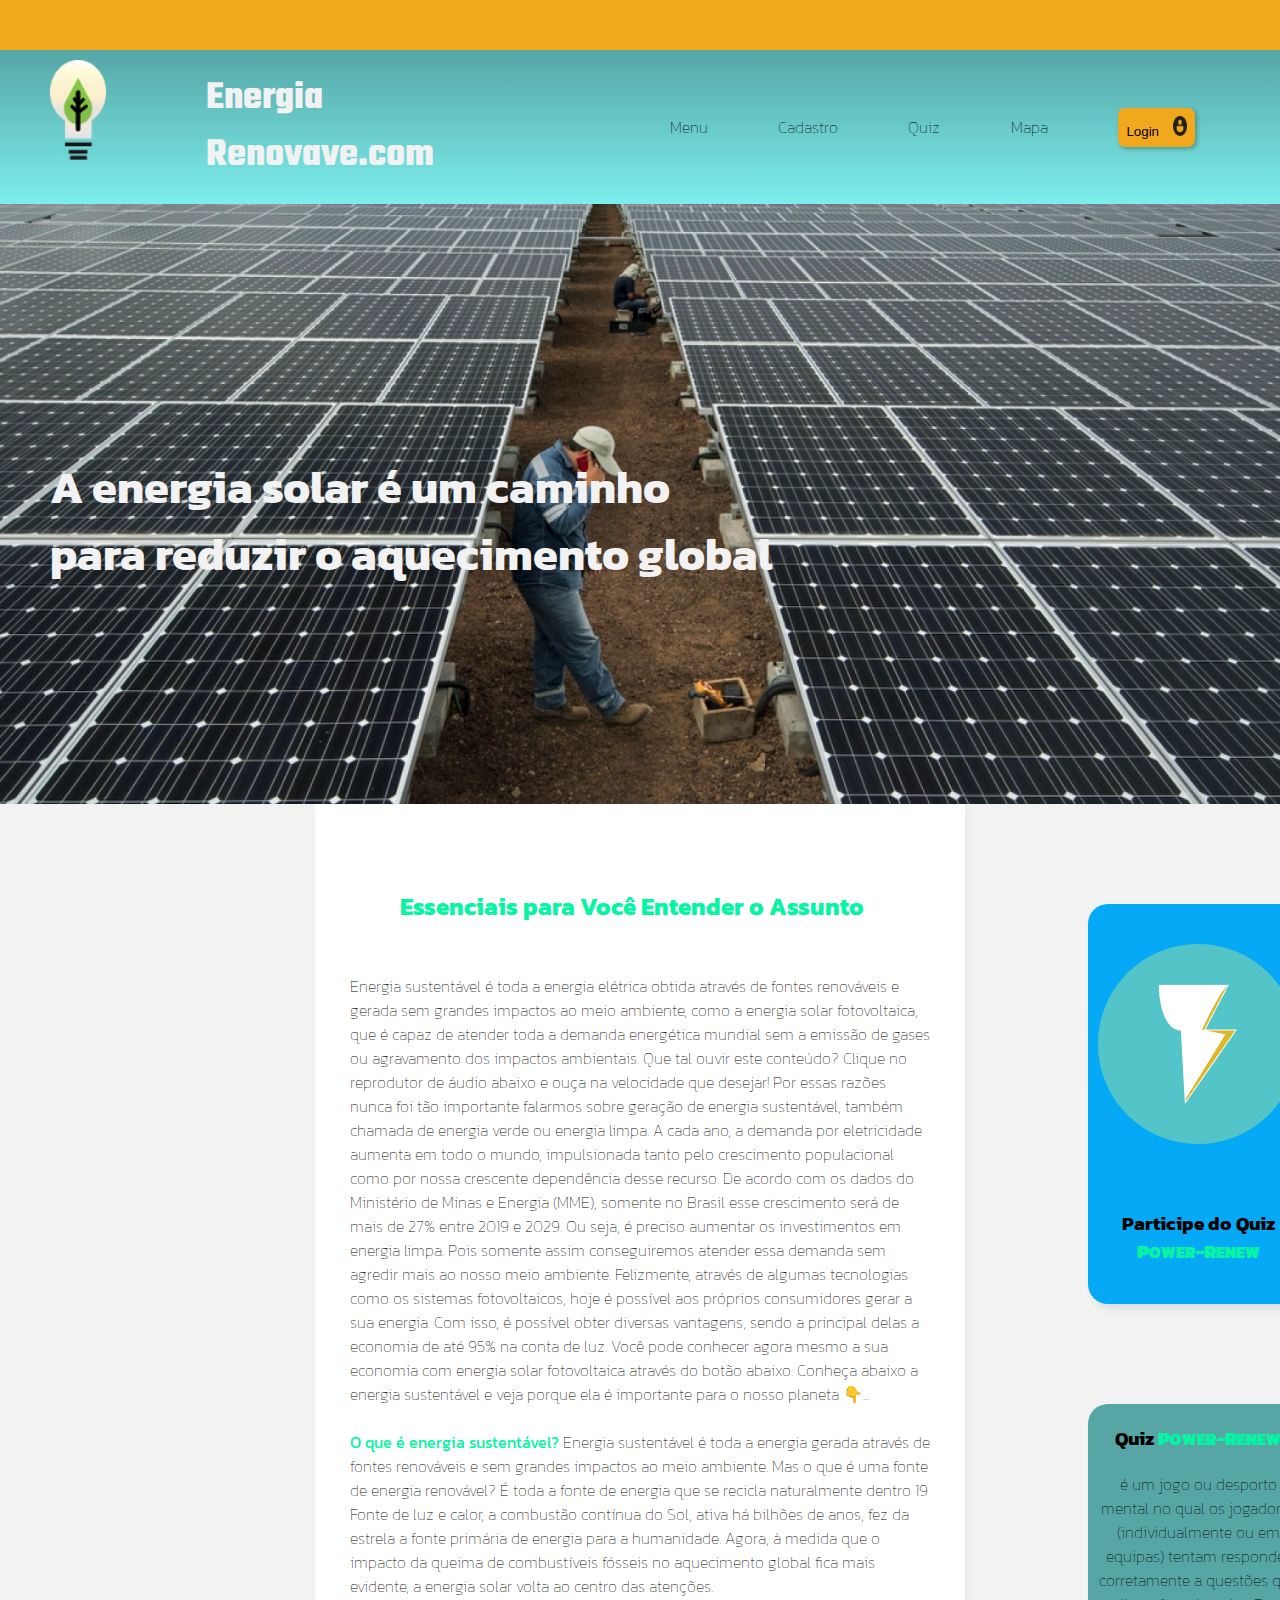
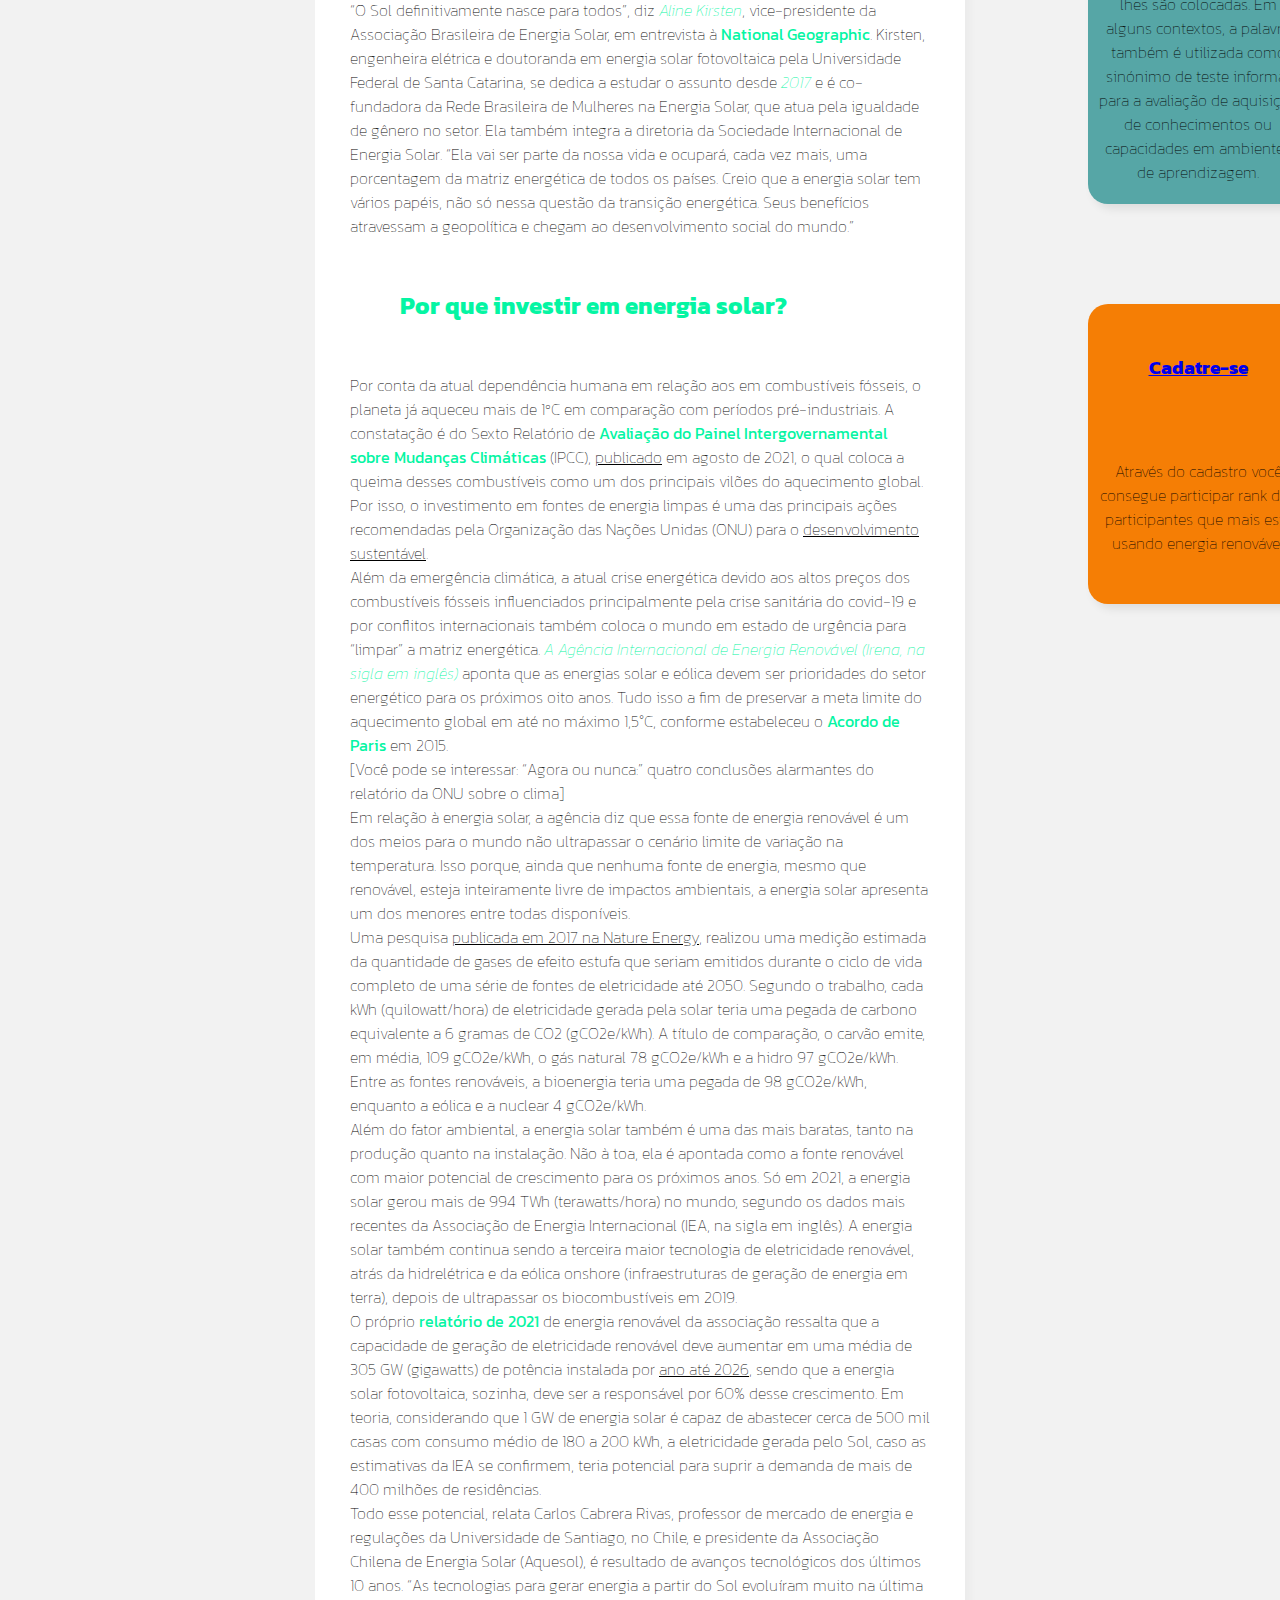
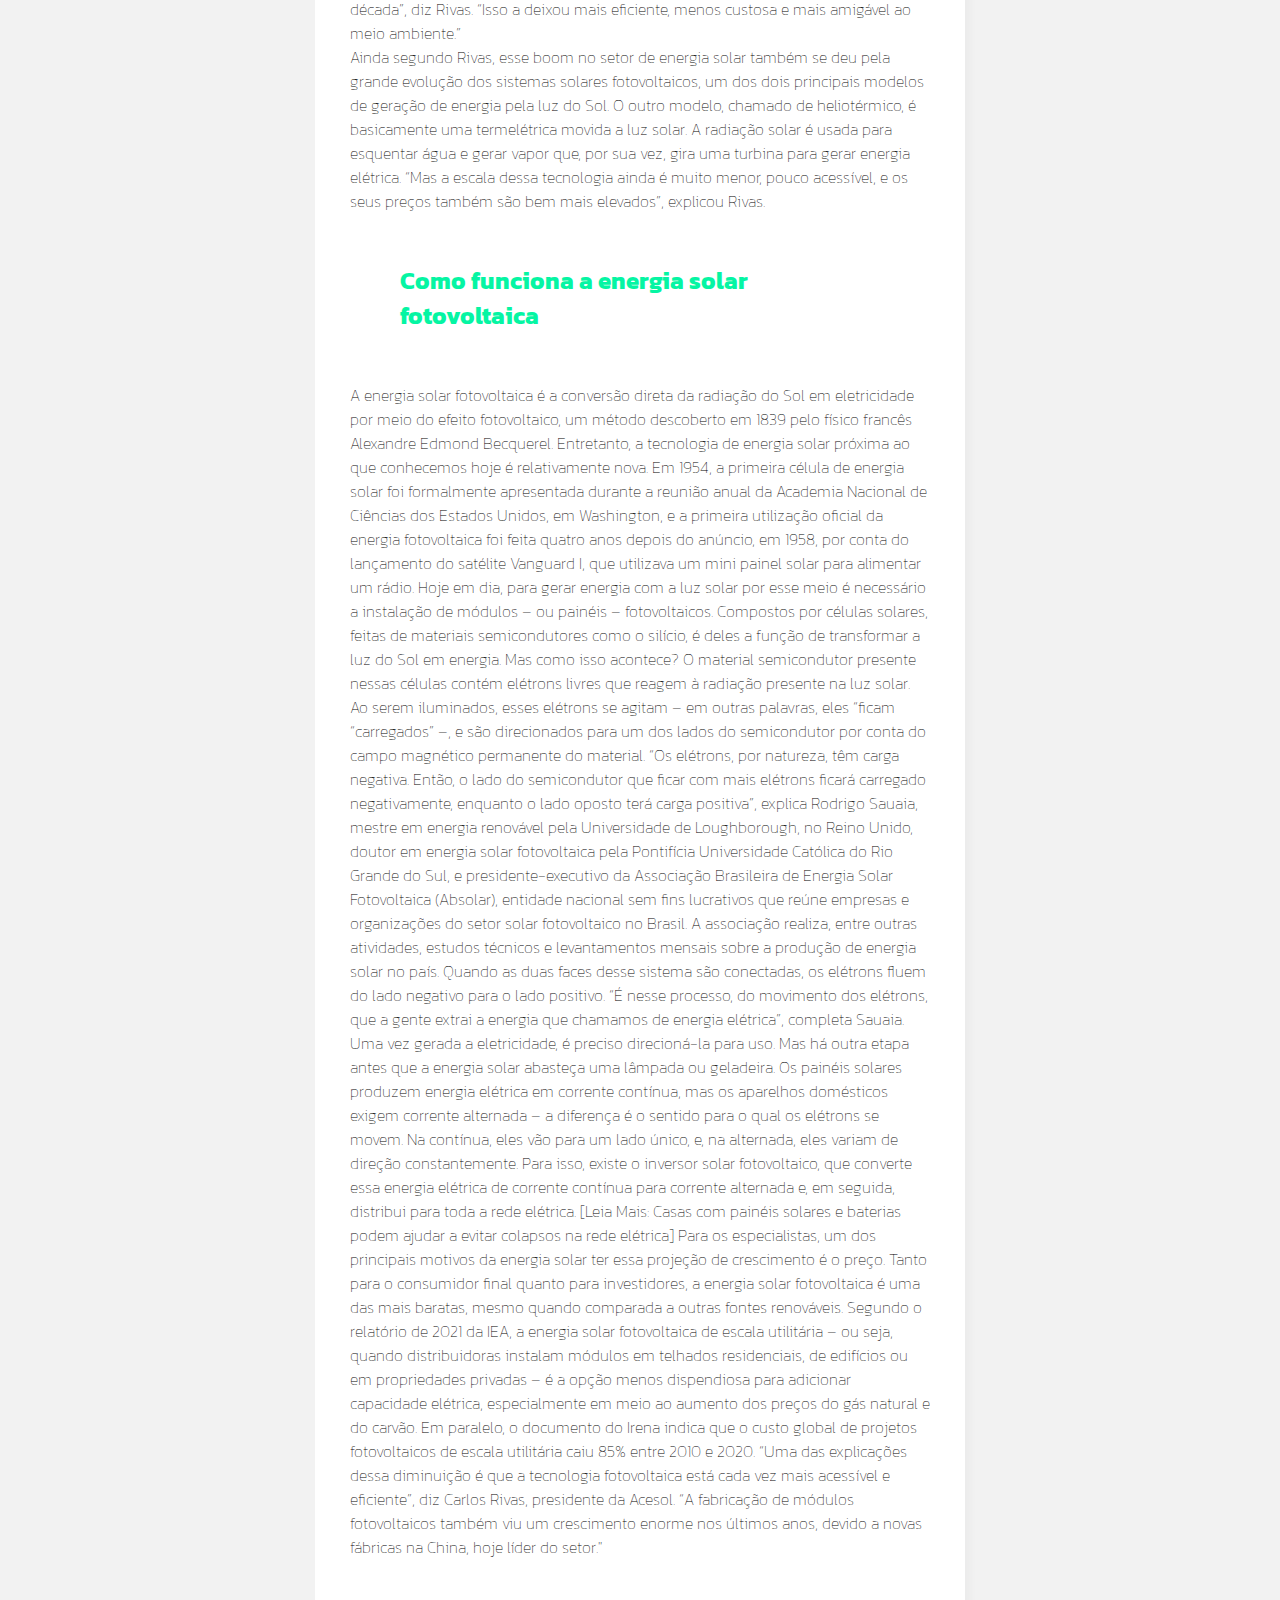
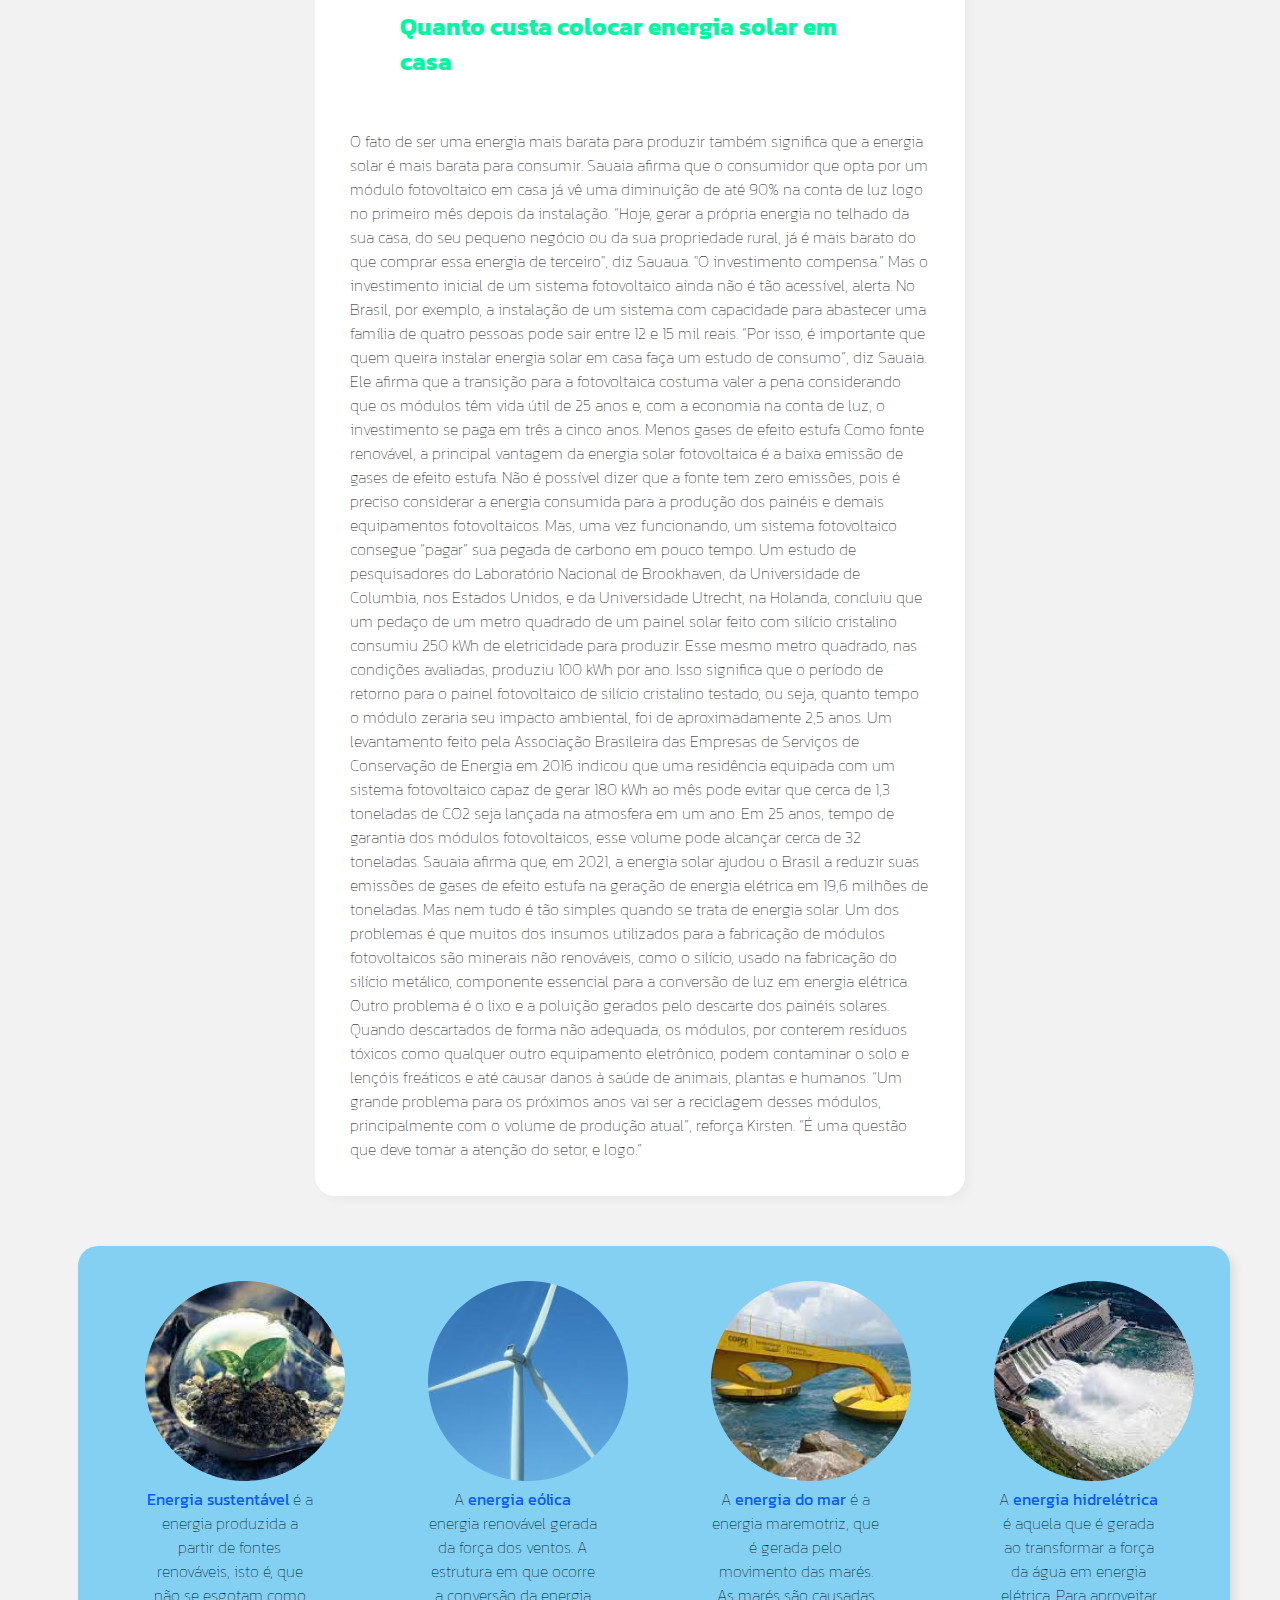
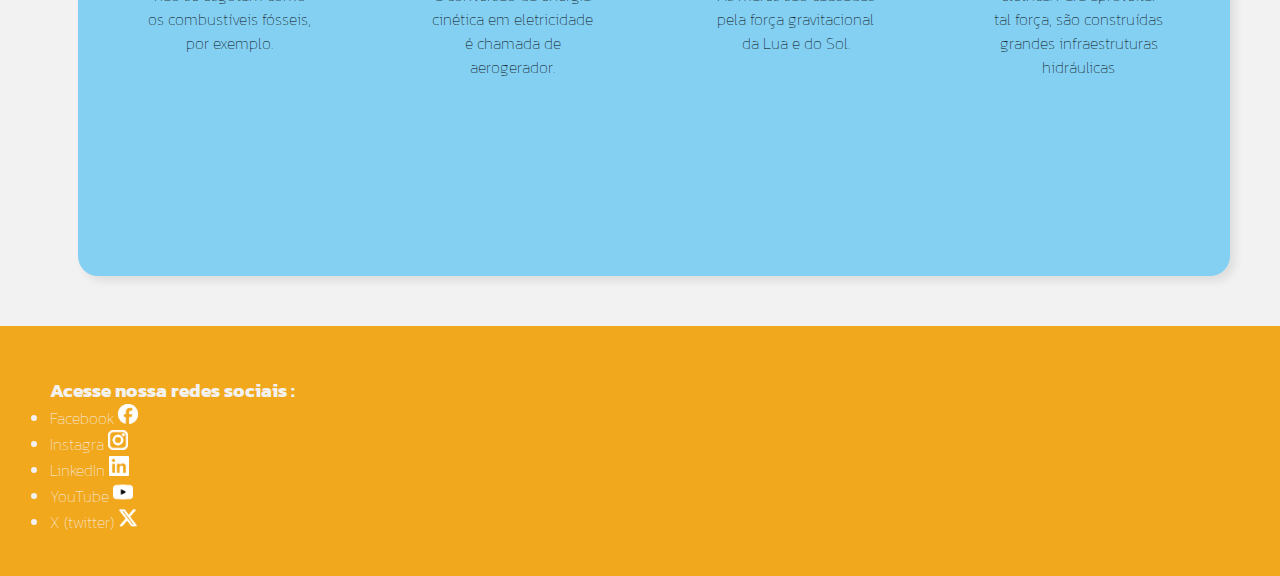
<file: progeto_energy-home/index.html>
<!DOCTYPE html>
<html lang="pt-br">
<head>
    <meta charset="UTF-8">
    <meta name="viewport" content="width=device-width, initial-scale=1.0">
    <title>Energia Renovavel.com </title>
    <!-- link CSS -->
    <link rel="stylesheet" href="css/style.css">
    <!-- link font-family -->
    <link rel="preconnect" href="https://fonts.googleapis.com">
    <link rel="preconnect" href="https://fonts.gstatic.com" crossorigin>
    <link href="https://fonts.googleapis.com/css2?family=Montserrat:ital,wght@0,100;0,300;0,500;0,900;1,300&family=Syne+Mono&display=swap" rel="stylesheet">
    <link rel="preconnect" href="https://fonts.googleapis.com">
    <link rel="preconnect" href="https://fonts.gstatic.com" crossorigin>
    <link href="https://fonts.googleapis.com/css2?family=Kanit&family=Teko:wght@300;500&display=swap" rel="stylesheet">
    <!-- Font Awesome -->
    <link rel="stylesheet" href="https://cdnjs.cloudflare.com/ajax/libs/font-awesome/5.15.4/css/all.min.css">
    <link rel="stylesheet" href="https://cdnjs.cloudflare.com/ajax/libs/font-awesome/4.7.0/css/font-awesome.min.css">
    <!-- icons.... -->
    <link rel="shortcut icon" href="img/favicon.ico" type="image/x-icon">
    <!-- Javascript -->
    <script src="js/script.js" defer ></script>
    

</head>
<body>
<!-- menu de navegação e interação -->
    <nav class="menu-navegar">
        <div class="menu-navegar-div">
            <img class="menu-navegar-img" src="./img/Group 1.png" alt="Lâmpada com folha verde dentro  ">
            <h2 class="menu-navegar-titulo">
                Energia <br> Renovave.com
            </h2>
            <ul class="menu-navegar-lista " type="none">
                <li id="menu-lista" class=""  >
                    Menu
                    <nav class="nav" id="nav">
                        <ul>
                           <li>
                            <a href="page2.html">Energia sustentável</a>
                           </li>
                           <li>
                             <a href="page3.html">Energia eólica</a>
                           </li>
                           <li>
                             <a href="page4.html">Energia do mar</a>
                           </li>
                           <li>
                             <a href="page5.html">Energia hidrelétrica</a>
                           </li>
                        </ul>
                      </nav>      
                </li>
                <li id="cadastro-lista">Cadastro</li>
                <li id="quiz-lista">Quiz</li>
                <li id="mapa-lista">Mapa</li>
                <li id="li-btn">
                    <button  id="porta_1" class="menu-navegar-lista-btn">
                        Login
                        <img class="img-login" src="./img/🦆 icon _Person Circle_.png" alt="um cilueta de uma pessoa no circulo">
                    </button> 
                </li>
            </ul>
        
            <!-- menu huburguer fica escondido quando screen tamanho adequado para tela de computador já quando diminue o tamanho ele aparece e menu-nagar-lisata desaparece   -->
            <span class="menu-secreto">
                <div id="menu-sec">
                    <div id="menu-bar-sec" onclick="menuOnClick()">
                      <div id="bar1" class="bar-sec"></div>
                      <div id="bar2" class="bar-sec"></div>
                      <div id="bar3" class="bar-sec"></div>
                    </div>
                    <nav class="nav-sec" id="nav-sec">
                      <ul>
                        <li>
                            <a href="page2.html">Energia sustentável</a>
                        </li>
                          <li>
                            <a href="page3.html">Energia eólica</a>
                        </li>
                          <li>
                            <a href="page4.html">Energia do mar</a>
                        </li>
                          <li>
                            <a href="page5.html">Energia hidrelétrica</a>
                        </li>
                        <li>
                            <a href="cadastro/index.html">Castrar-se</a>
                        </li>
                        <li>
                            <a href="quizPower/index.html">Quiz</a>
                        </li>
                        <li>
                            <a href="mapa.html">Mapa</a>
                        </li>
                        <li>
                            <a href="login.html">Login</a>
                        </li>
                          
                          
                      </ul>
                    </nav> 
                  </div>
                  
                  <div class="menu-bg" id="menu-bg"></div>



                <!-- <span id="li-btn">'
                    <button id="porta_2" class="menu-navegar-lista-btn">
                        Login
                        <img class="img-login" src="./img/🦆 icon _Person Circle_.png" alt="um cilueta de uma pessoa no circulo">
    
                    </button> 
                </span>
                
            </span> -->
        </div>
    </nav>
    <div id="container-logar">

    </div>
    <!-- conteúdo principal  meu main..... -->
    <main id="container">
        <div class="container-div">
            <h1 id="titulo"  >
                A energia solar é um caminho <br>para reduzir o aquecimento global
            </h1>
        </div>
        <!-- minha sectio de texto e imagens  -->
        <section class="container-section">
            <h2 class="container-titulo">Essenciais para Você Entender o Assunto </h2>
            <p class="container-para">
                
                Energia sustentável é toda a energia elétrica obtida através de fontes
                 renováveis e gerada sem grandes impactos ao meio ambiente, como 
                a energia solar fotovoltaica, que é capaz de atender toda a demanda 
                energética mundial sem a emissão de gases ou agravamento dos
                 impactos ambientais.
                Que tal ouvir este conteúdo? Clique no reprodutor de áudio abaixo 
                e ouça na velocidade que desejar!
                Por essas razões nunca foi tão importante falarmos sobre geração 
                de energia sustentável, também chamada de energia verde ou 
                energia limpa.
                A cada ano, a demanda por eletricidade aumenta em todo o mundo,
                 impulsionada tanto pelo crescimento populacional como por nossa 
                crescente dependência desse recurso.
                De acordo com os dados do Ministério de Minas e Energia (MME), 
                somente no Brasil esse crescimento será de mais de 27% entre 2019
                 e 2029.
                Ou seja, é preciso aumentar os investimentos em energia limpa.
                Pois somente assim conseguiremos atender essa demanda sem 
                agredir mais ao nosso meio ambiente.
                Felizmente, através de algumas tecnologias como os sistemas 
                fotovoltaicos, hoje é possível aos próprios consumidores gerar 
                a sua energia.
                Com isso, é possível obter diversas vantagens, sendo a principal 
                delas a economia de até 95% na conta de luz.
                Você pode conhecer agora mesmo a sua economia com energia 
                solar fotovoltaica através do botão abaixo:
                Conheça abaixo a energia sustentável e veja porque ela é importante
                 para o nosso planeta 👇...
                 <br><br>
                 <strong>O que é energia sustentável?</strong>
                Energia sustentável é toda a energia gerada através de fontes
                 renováveis e sem grandes impactos ao meio ambiente.
                Mas o que é uma fonte de energia renovável?
                É toda a fonte de energia que se recicla naturalmente dentro 19</p>
        
            <section class="container-section-seg">
                <p class="container-para-seg" >
                    Fonte de luz e calor, a combustão contínua do Sol, ativa há bilhões de anos, fez da estrela a fonte primária de energia para a humanidade. Agora, à medida que o impacto da queima de combustíveis fósseis no aquecimento global fica mais evidente, a energia solar volta ao centro das atenções.
                     <br>
                    “O Sol definitivamente nasce para todos”, diz <em>Aline Kirsten</em>, vice-presidente da Associação Brasileira de Energia Solar, em     entrevista à <strong>National Geographic</strong>. Kirsten, engenheira elétrica e doutoranda em energia solar fotovoltaica pela     Universidade Federal de Santa Catarina, se dedica a estudar o assunto desde <em>2017 </em>e é co-fundadora da Rede Brasileira de Mulheres na Energia Solar, que atua pela igualdade de gênero no setor. Ela também integra a diretoria da Sociedade Internacional de     Energia Solar. <q>Ela vai ser parte da nossa vida e ocupará, cada vez mais, uma porcentagem da matriz energética de todos os países.     Creio que a energia solar tem vários papéis, não só nessa questão da transição energética. Seus benefícios atravessam a geopolítica e     chegam ao desenvolvimento social do mundo.</q>
                </p>
                <article class="container-artigo" >
                    <h2 class="container-artigo-titulo">Por que investir em energia solar?</h2>
                    <p class="container-artigo-para">
                        Por conta da atual dependência humana em relação aos em combustíveis fósseis, o planeta já aqueceu mais de 1ºC em comparação com períodos pré-industriais. A constatação é do Sexto Relatório de <strong>Avaliação do Painel Intergovernamental sobre Mudanças Climáticas </strong>(IPCC), <u>publicado</u> em agosto de 2021, o qual coloca a queima desses combustíveis como um dos principais vilões do aquecimento global. Por isso, o investimento em fontes de energia limpas é uma das principais ações recomendadas pela Organização das Nações Unidas (ONU) para o <u>desenvolvimento sustentável</u>.<br>
                        
                        Além da emergência climática, a atual crise energética devido aos altos preços dos combustíveis fósseis influenciados principalmente pela crise sanitária do covid-19 e por conflitos internacionais também coloca o mundo em estado de urgência para “limpar” a matriz energética. <em>A Agência Internacional de Energia Renovável (Irena, na sigla em inglês)</em> aponta que as energias solar e eólica devem ser prioridades do setor energético para os próximos oito anos. Tudo isso a fim de preservar a meta limite do aquecimento global em até no máximo 1,5°C, conforme estabeleceu o <strong>Acordo de Paris</strong> em 2015. 
                        <br>
                        [Você pode se interessar: <q>Agora ou nunca:</q> quatro conclusões alarmantes do relatório da ONU sobre o clima]
                        <br>
                        Em relação à energia solar, a agência diz que essa fonte de energia renovável é um dos meios para o mundo não ultrapassar o cenário limite de variação na temperatura. Isso porque, ainda que nenhuma fonte de energia, mesmo que renovável, esteja inteiramente livre de impactos ambientais, a energia solar apresenta um dos menores entre todas disponíveis. 
                        <br>
                        Uma pesquisa <u>publicada em 2017 na Nature Energy</u>, realizou uma medição estimada da quantidade de gases de efeito estufa que seriam emitidos durante o ciclo de vida completo de uma série de fontes de eletricidade até 2050. Segundo o trabalho, cada kWh (quilowatt/hora) de eletricidade gerada pela solar teria uma pegada de carbono equivalente a 6 gramas de CO2 (gCO2e/kWh). A título de comparação, o carvão emite, em média, 109 gCO2e/kWh, o gás natural 78 gCO2e/kWh e a hidro 97 gCO2e/kWh. Entre as fontes renováveis, a bioenergia teria uma pegada de 98 gCO2e/kWh, enquanto a eólica e a nuclear 4 gCO2e/kWh.
                        <br>
                        Além do fator ambiental, a energia solar também é uma das mais baratas, tanto na produção quanto na instalação. Não à toa, ela é apontada como a fonte renovável com maior potencial de crescimento para os próximos anos. Só em 2021, a energia solar gerou mais de 994 TWh (terawatts/hora) no mundo, segundo os dados mais recentes da Associação de Energia Internacional (IEA, na sigla em inglês). A energia solar também continua sendo a terceira maior tecnologia de eletricidade renovável, atrás da hidrelétrica e da eólica onshore (infraestruturas de geração de energia em terra), depois de ultrapassar os biocombustíveis em 2019.
                        <br>
                        O próprio <strong>relatório de 2021</strong> de energia renovável da associação ressalta que a capacidade de geração de eletricidade renovável deve aumentar em uma média de 305 GW (gigawatts) de potência instalada por <u>ano até 2026</u>, sendo que a energia solar fotovoltaica, sozinha, deve ser a responsável por 60% desse crescimento. Em teoria, considerando que 1 GW de energia solar é capaz de abastecer cerca de 500 mil casas com consumo médio de 180 a 200 kWh, a eletricidade gerada pelo Sol, caso as estimativas da IEA se confirmem, teria potencial para suprir a demanda de mais de 400 milhões de residências.
                        <br>
                        Todo esse potencial, relata Carlos Cabrera Rivas, professor de mercado de energia e regulações da Universidade de Santiago, no Chile, e presidente da Associação Chilena de Energia Solar (Aquesol), é resultado de avanços tecnológicos dos últimos 10 anos. <q>As tecnologias para gerar energia a partir do Sol evoluíram muito na última década</q>, diz Rivas. <q>Isso a deixou mais eficiente, menos custosa e mais amigável ao meio ambiente.</q>
                        <br>
                        Ainda segundo Rivas, esse boom no setor de energia solar também se deu pela grande evolução dos sistemas solares fotovoltaicos, um dos dois principais modelos de geração de energia pela luz do Sol. O outro modelo, chamado de heliotérmico, é basicamente uma termelétrica movida a luz solar. A radiação solar é usada para esquentar água e gerar vapor que, por sua vez, gira uma turbina para gerar energia elétrica. <q>Mas a escala dessa tecnologia ainda é muito menor, pouco acessível, e os seus preços também são bem mais elevados</q>, explicou Rivas. </p>
                </article>
                <article class="container-artigo">
                    <h2 class="container-artigo-titulo">Como funciona a energia solar fotovoltaica</h2>
                    <p class="container-artigo-para">
                        A energia solar fotovoltaica é a conversão direta da radiação do Sol em eletricidade por meio do efeito fotovoltaico, um método descoberto em 1839 pelo físico francês Alexandre Edmond Becquerel. Entretanto, a tecnologia de energia solar próxima ao que conhecemos hoje é relativamente nova. Em 1954, a primeira célula de energia solar foi formalmente apresentada durante a reunião anual da Academia Nacional de Ciências dos Estados Unidos, em Washington, e a primeira utilização oficial da energia fotovoltaica foi feita quatro anos depois do anúncio, em 1958, por conta do lançamento do satélite Vanguard I, que utilizava um mini painel solar para alimentar um rádio.
                        
                        Hoje em dia, para gerar energia com a luz solar por esse meio é necessário a instalação de módulos – ou painéis – fotovoltaicos. Compostos por células solares, feitas de materiais semicondutores como o silício, é deles a função de transformar a luz do Sol em energia. 
                        
                        Mas como isso acontece? O material semicondutor presente nessas células contém elétrons livres que reagem à radiação presente na luz solar. Ao serem iluminados, esses elétrons se agitam – em outras palavras, eles “ficam “carregados” –, e são direcionados para um dos lados do semicondutor por conta do campo magnético permanente do material. 
                        
                        “Os elétrons, por natureza, têm carga negativa. Então, o lado do semicondutor que ficar com mais elétrons ficará carregado negativamente, enquanto o lado oposto terá carga positiva”, explica Rodrigo Sauaia, mestre em energia renovável pela Universidade de Loughborough, no Reino Unido, doutor em energia solar fotovoltaica pela Pontifícia Universidade Católica do Rio Grande do Sul, e presidente-executivo da Associação Brasileira de Energia Solar Fotovoltaica (Absolar), entidade nacional sem fins lucrativos que reúne empresas e organizações do setor solar fotovoltaico no Brasil. A associação realiza, entre outras atividades, estudos técnicos e levantamentos mensais sobre a produção de energia solar no país.
                        
                        Quando as duas faces desse sistema são conectadas, os elétrons fluem do lado negativo para o lado positivo. “É nesse processo, do movimento dos elétrons, que a gente extrai a energia que chamamos de energia elétrica”, completa Sauaia. 
                        
                        Uma vez gerada a eletricidade, é preciso direcioná-la para uso. Mas há outra etapa antes que a energia solar abasteça uma lâmpada ou geladeira. Os painéis solares produzem energia elétrica em corrente contínua, mas os aparelhos domésticos exigem corrente alternada – a diferença é o sentido para o qual os elétrons se movem. Na contínua, eles vão para um lado único, e, na alternada, eles variam de direção constantemente. Para isso, existe o inversor solar fotovoltaico, que converte essa energia elétrica de corrente contínua para corrente alternada e, em seguida, distribui para toda a rede elétrica. 
                        
                        [Leia Mais: Casas com painéis solares e baterias podem ajudar a evitar colapsos na rede elétrica]
                        
                        Para os especialistas, um dos principais motivos da energia solar ter essa projeção de crescimento é o preço. Tanto para o consumidor final quanto para investidores, a energia solar fotovoltaica é uma das mais baratas, mesmo quando comparada a outras fontes renováveis. 
                        
                        Segundo o relatório de 2021 da IEA, a energia solar fotovoltaica de escala utilitária – ou seja, quando distribuidoras instalam módulos em telhados residenciais, de edifícios ou em propriedades privadas – é a opção menos dispendiosa para adicionar capacidade elétrica, especialmente em meio ao aumento dos preços do gás natural e do carvão. Em paralelo, o documento do Irena indica que o custo global de projetos fotovoltaicos de escala utilitária caiu 85% entre 2010 e 2020. 
                        
                        “Uma das explicações dessa diminuição é que a tecnologia fotovoltaica está cada vez mais acessível e eficiente”, diz Carlos Rivas, presidente da Acesol. “A fabricação de módulos fotovoltaicos também viu um crescimento enorme nos últimos anos, devido a novas fábricas na China, hoje líder do setor."
                    </p>
                        
                        <h2 class="container-artigo-titulo">Quanto custa colocar energia solar em casa</h2>
                    <p class="container-artigo-para">
                        O fato de ser uma energia mais barata para produzir também significa que a energia solar é mais barata para consumir. Sauaia afirma que o consumidor que opta por um módulo fotovoltaico em casa já vê uma diminuição de até 90% na conta de luz logo no primeiro mês depois da instalação. 
                        
                        “Hoje, gerar a própria energia no telhado da sua casa, do seu pequeno negócio ou da sua propriedade rural, já é mais barato do que comprar essa energia de terceiro", diz Sauaua. "O investimento compensa.” 
                        
                        Mas o investimento inicial de um sistema fotovoltaico ainda não é tão acessível, alerta. No Brasil, por exemplo, a instalação de um sistema com capacidade para abastecer uma família de quatro pessoas pode sair entre 12 e 15 mil reais.
                        
                        “Por isso, é importante que quem queira instalar energia solar em casa faça um estudo de consumo”, diz Sauaia. Ele afirma que a transição para a fotovoltaica costuma valer a pena considerando que os módulos têm vida útil de 25 anos e, com a economia na conta de luz, o investimento se paga em três a cinco anos. 
                        
                        Menos gases de efeito estufa
                        Como fonte renovável, a principal vantagem da energia solar fotovoltaica é a baixa emissão de gases de efeito estufa. Não é possível dizer que a fonte tem zero emissões, pois é preciso considerar a energia consumida para a produção dos painéis e demais equipamentos fotovoltaicos. Mas, uma vez funcionando, um sistema fotovoltaico consegue “pagar” sua pegada de carbono em pouco tempo. 
                        
                        Um estudo de pesquisadores do Laboratório Nacional de Brookhaven, da Universidade de Columbia, nos Estados Unidos, e da Universidade Utrecht, na Holanda, concluiu que um pedaço de um metro quadrado de um painel solar feito com silício cristalino consumiu 250 kWh de eletricidade para produzir. Esse mesmo metro quadrado, nas condições avaliadas, produziu 100 kWh por ano. Isso significa que o período de retorno para o painel fotovoltaico de silício cristalino testado, ou seja, quanto tempo o módulo zeraria seu impacto ambiental, foi de aproximadamente 2,5 anos.
                        
                        Um levantamento feito pela Associação Brasileira das Empresas de Serviços de Conservação de Energia em 2016 indicou que uma residência equipada com um sistema fotovoltaico capaz de gerar 180 kWh ao mês pode evitar que cerca de 1,3 toneladas de CO2 seja lançada na atmosfera em um ano. Em 25 anos, tempo de garantia dos módulos fotovoltaicos, esse volume pode alcançar cerca de 32 toneladas.
                        
                        Sauaia afirma que, em 2021, a energia solar ajudou o Brasil a reduzir suas emissões de gases de efeito estufa na geração de energia elétrica em 19,6 milhões de toneladas.
                        
                        Mas nem tudo é tão simples quando se trata de energia solar. Um dos problemas é que muitos dos insumos utilizados para a fabricação de módulos fotovoltaicos são minerais não renováveis, como o silício, usado na fabricação do silício metálico, componente essencial para a conversão de luz em energia elétrica. 
                        
                        Outro problema é o lixo e a poluição gerados pelo descarte dos painéis solares. Quando descartados de forma não adequada, os módulos, por conterem resíduos tóxicos como qualquer outro equipamento eletrônico, podem contaminar o solo e lençóis freáticos e até causar danos à saúde de animais, plantas e humanos. “Um grande problema para os próximos anos vai ser a reciclagem desses módulos, principalmente com o volume de produção atual”, reforça Kirsten. “É uma questão que deve tomar a atenção do setor, e logo.”</p>
                </article>
        
            </section>
        </section>
        <!-- Assuntos  corelacionado com materia principal informação lateral..... -->
        <aside class="container-aside">
            
                    <div class="container-aside-quiz-div">
                        <a href="./quizPower/index.html"> 
                            <img src="./img/logo.png" alt="logo com raio meio de um circulo azul">
                        </a>
                        <h3 class="container-aside-quiz-titulo">
                            Participe do Quiz <strong>P<small>OWER</small>-R<small>ENEW</small></strong>
                        </h3>
                    </div>
                    <div class="container-aside-quiz-div-seg">
                        <h3 class="container-aside-quiz-titulo-seg">
                            Quiz <strong>P<small>OWER</small>-R<small>ENEW</small></strong>
                        </h3>
                        <p class="container-aside-quiz-para">
                            é um jogo ou desporto mental no qual os jogadores (individualmente ou em equipas) tentam responder corretamente a questões que lhes são colocadas. Em alguns contextos, a palavra também é utilizada como sinónimo de teste informal para a avaliação de aquisição de conhecimentos ou capacidades em ambientes de aprendizagem.
                        </p>
                    </div>
                    <di class="container-aside-cadastro">
                        <h3 class="container-aside-cadastro-titulo">
                            <a  href="./cadastro/index.html">Cadatre-se </a>
                        </h3>
                        <p class="container-aside-cadastro-para">
                            Através do cadastro você consegue participar rank dos participantes que mais está usando energia renovável
                        </p>
                    </div>
        </aside>
         <!-- Barra no meio pagina para dá acesso outros assuntos do site  -->
        <section class="container-nav" >
            <div class="container-nav-p2">
                <a class="container-nav-p2-link" href="./page2.html"><img src="./img/Sustentavel.png" alt="imagem lâmpada com broto de folha dentro "></a>
                <p class="container-nav-p2-para">
                    <strong>Energia sustentável</strong> é a energia produzida a partir de fontes renováveis, isto é, que não se esgotam como os combustíveis fósseis, por exemplo.
                </p>
            </div>
            <div class="container-nav-p3">
                <a class="container-nav-p3-link"  href="./page3.html"><img src="./img/eolica.png" alt="turbina eólica branca"></a>
                <p class="container-nav-p3-para">A <strong>energia eólica</strong> energia renovável gerada da força dos ventos. A estrutura em que ocorre a conversão da energia cinética em eletricidade é chamada de aerogerador.

                </p>
            </div>
            <div class="container-nav-p4">
                
                <a class="container-nav-p4-link" href="./page4.html"><img src="./img/ener-mar.png" alt="fonte de energia renoavavel pelo mar"></a>
                <p class="container-nav-p4-para">A <strong>energia do mar</strong> é a energia maremotriz, que é gerada pelo movimento das marés. As marés são causadas pela força gravitacional da Lua e do Sol.

                </p>
            </div>
            <div class='container-nav-p5'>
                    <a class='container-nav-p5-link' href="./page5.html"><img src="./img/hidreletrica.png" alt="hidrelétrica sendo movida pela força da água"></a>
                    <p class='container-nav-p5-para'>A <strong>energia hidrelétrica</strong> é aquela que é gerada ao transformar a  força da água em energia elétrica. Para aproveitar tal força, são construídas grandes infraestruturas hidráulicas
                    </p>
            </div>
        

        </section>
    
    </main>
    <!-- rodapé da pagina com rede sociais principais  -->
    <footer id="final">
        <h3 class="final-titulo">Acesse  nossa  redes sociais :</h3>
        <ul class="final-lista">
            <li>Facebook  <img class="social" src="img/Social Icons (Community)/face.png" alt=""></li>
            
            <li>Instagra <img class="social" src="img/Social Icons (Community)/instagram.png" alt=""></li>
            
            <li>LinkedIn <img class="social" src="img/Social Icons (Community)/linkedIn.png" alt=""></li>
            
            <li>YouTube <img class="social" src="img/Social Icons (Community)/youtube.png" alt=""></li>
            
            <li>X (twitter) <img class="social" src="img/Social Icons (Community)/x.png" alt=""></li>
        </ul>
    </footer>
    
</body>
</html>
</file>
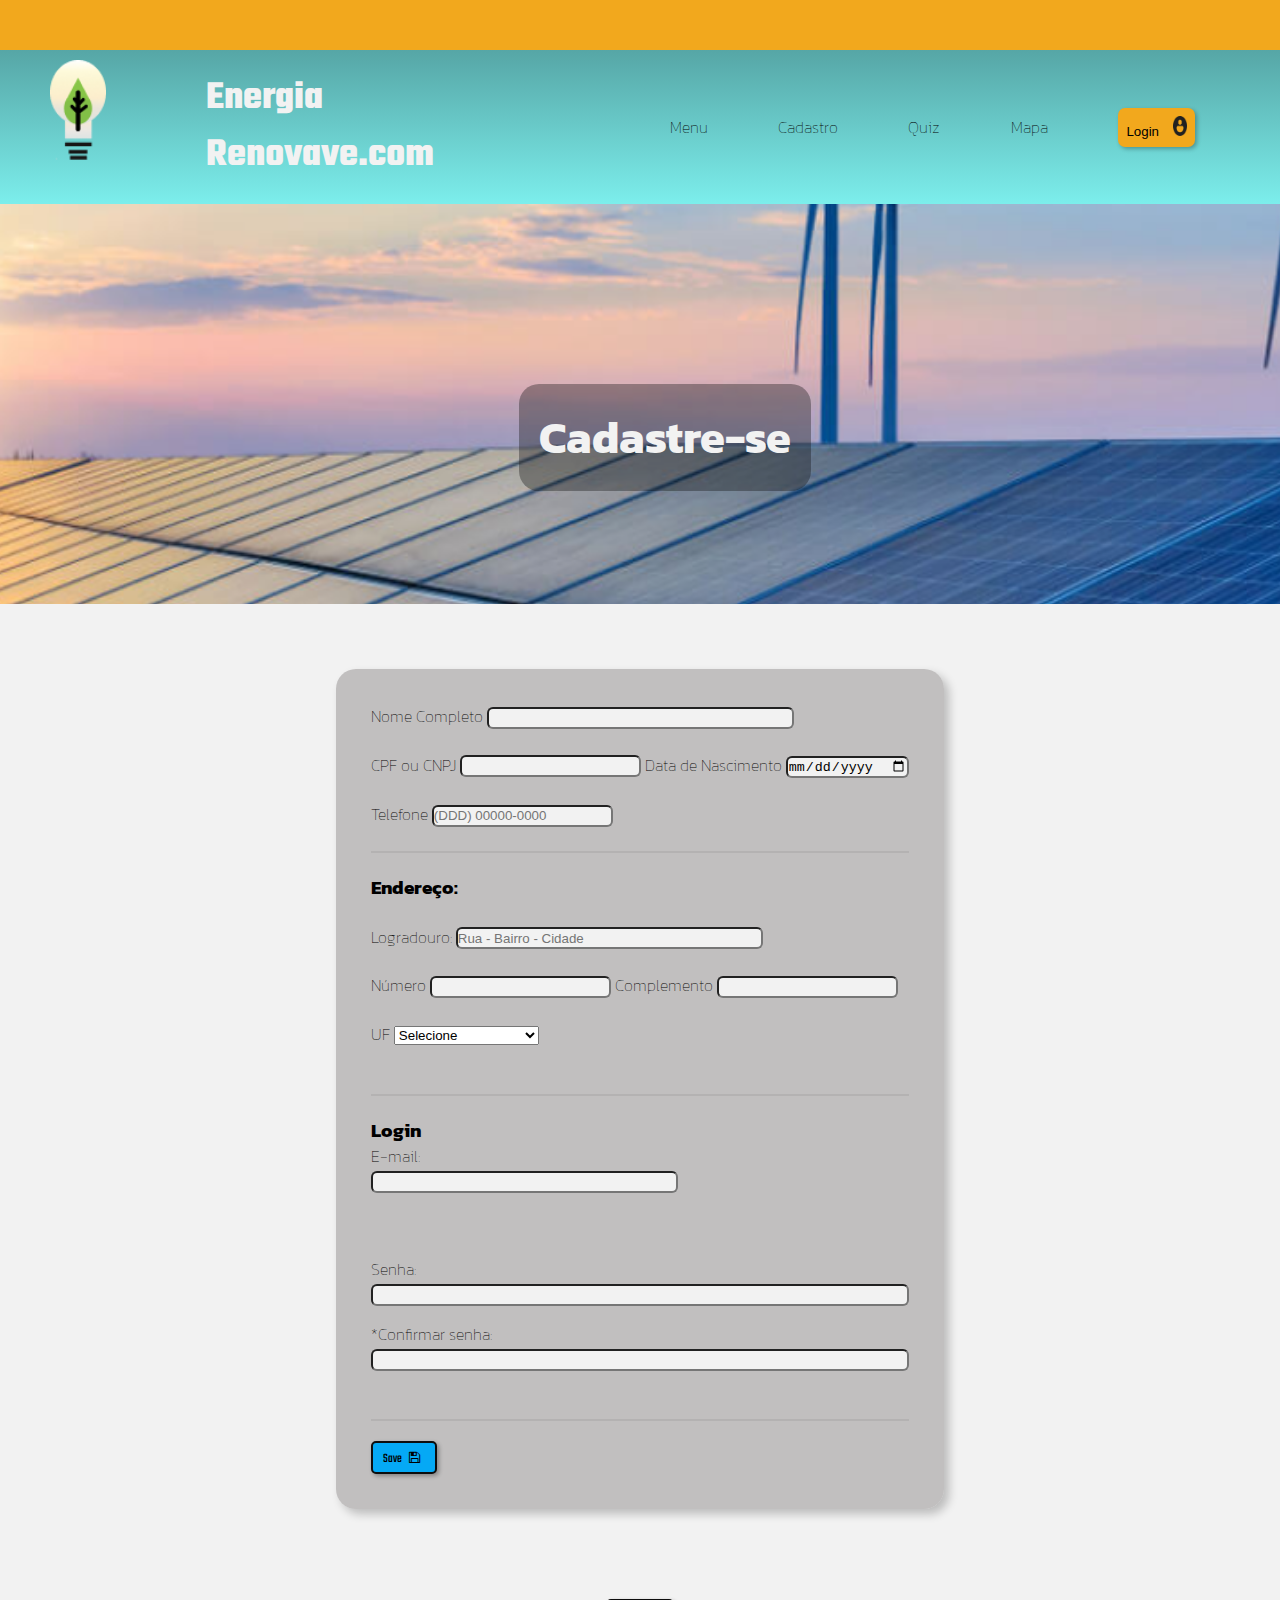
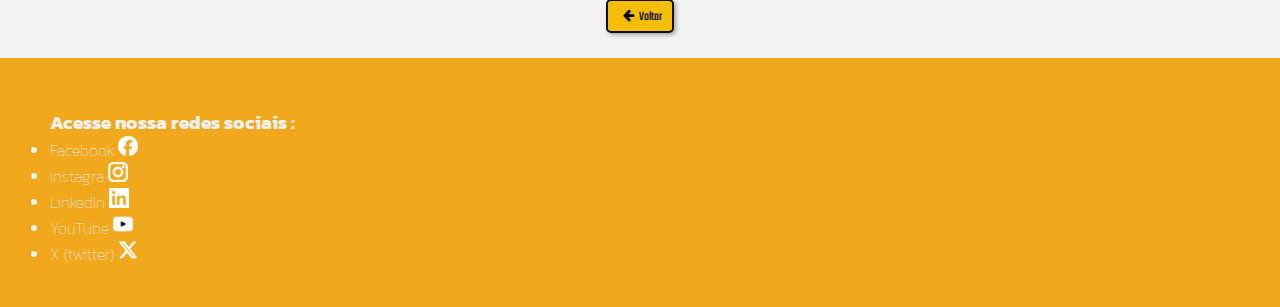
<file: progeto_energy-home/cadastro/index.html>
<!DOCTYPE html>
<html lang="pt-br">
<head>
    <meta charset="UTF-8">
    <meta name="viewport" content="width=device-width, initial-scale=1.0">
    <title>Energia Renovavel.com </title>
    <!-- link CSS -->
    <link rel="stylesheet" href="../css/style.css">
    <!-- link CSS-Dinamico -->
    <link rel="stylesheet" href="cadastro_style.css">
    <!-- link font-family -->
    <link rel="preconnect" href="https://fonts.googleapis.com">
    <link rel="preconnect" href="https://fonts.gstatic.com" crossorigin>
    <link href="https://fonts.googleapis.com/css2?family=Montserrat:ital,wght@0,100;0,300;0,500;0,900;1,300&family=Syne+Mono&display=swap" rel="stylesheet">
    <link rel="preconnect" href="https://fonts.googleapis.com">
    <link rel="preconnect" href="https://fonts.gstatic.com" crossorigin>
    <link href="https://fonts.googleapis.com/css2?family=Kanit&family=Teko:wght@300;500&display=swap" rel="stylesheet">
    <!-- Font Awesome -->
    <link rel="stylesheet" href="https://cdnjs.cloudflare.com/ajax/libs/font-awesome/5.15.4/css/all.min.css">
    <link rel="stylesheet" href="https://cdnjs.cloudflare.com/ajax/libs/font-awesome/4.7.0/css/font-awesome.min.css">
    <!-- icons.... -->
    <link rel="shortcut icon" href="img/favicon.ico" type="image/x-icon">
    <!-- Agora colocar parte logica do site atravez do JavaScript  -->
    <script src="cadastro.js" defer></script>
    <script src="../js/script.js" defer></script>
</head>
<body>
    <nav class="menu-navegar">
        <div class="menu-navegar-div">
            <img class="menu-navegar-img" src="../img/Group 1.png" alt="Lâmpada com folha verde dentro  ">
            <h2 class="menu-navegar-titulo">
                Energia <br> Renovave.com
            </h2>
            <ul class="menu-navegar-lista " type="none">
                <li id="menu-lista" class="menu-bar"  >
                    Menu
                    <nav class="nav" id="nav">
                        <ul>
                          <li><a href="page2.html">Energia sustentável</a></li>
                          <li><a href="page3.html">Energia eólica</a></li>
                          <li><a href="page4.html">Energia do mar</a></li>
                          <li><a href="page5.html">Energia hidrelétrica</a></li>
                        </ul>
                      </nav>
                      
                          
                </li>
                <li id="cadastro-lista">Cadastro</li>
                <li id="quiz-lista">Quiz</li>
                <li id="mapa-lista">Mapa

                </li>
                <li id="li-btn">
                    <button  id="porta_1" class="menu-navegar-lista-btn">
                        Login
                        <img class="img-login" src="../img/🦆 icon _Person Circle_.png" alt="um cilueta de uma pessoa no circulo">
                    </button> 
                </li>
            </ul>
        
            <!-- menu huburguer fica escondido quando screen tamanho adequado para tela de computador já quando diminue o tamanho ele aparece e menu-nagar-lisata desaparece   -->
            <span class="menu-secreto">
                <div id="menu-sec">
                    <div id="menu-bar-sec" onclick="menuOnClick()">
                      <div id="bar1" class="bar-sec"></div>
                      <div id="bar2" class="bar-sec"></div>
                      <div id="bar3" class="bar-sec"></div>
                    </div>
                    <nav class="nav-sec" id="nav-sec">
                      <ul>
                        <li>
                            <a href="../page2.html">Energia sustentável</a>
                        </li>
                          <li>
                            <a href="../page3.html">Energia eólica</a>
                        </li>
                          <li>
                            <a href="../page4.html">Energia do mar</a>
                        </li>
                          <li>
                            <a href="../page5.html">Energia hidrelétrica</a>
                        </li>
                        <li>
                            <a href="cadastro/index.html">Castrar-se</a>
                        </li>
                        <li>
                            <a href="../quizPower/index.html">Quiz</a>
                        </li>
                        <li>
                            <a href="../mapa.html">Mapa</a>
                        </li>
                        <li>
                            <a href="../login.html">Login</a>
                        </li>
                          
                          
                      </ul>
                    </nav> 
                  </div>
                  
                  <div class="menu-bg" id="menu-bg"></div>



                <!-- <span id="li-btn">'
                    <button id="porta_2" class="menu-navegar-lista-btn">
                        Login
                        <img class="img-login" src="./img/🦆 icon _Person Circle_.png" alt="um cilueta de uma pessoa no circulo">
    
                    </button> 
                </span>
                
            </span> -->
        </div>
    </nav>
    <div id="container-logar">

    </div>
    <!-- conteúdo principal  meu main..... -->
    <div  class="menu-cadastrar">
            
            <h1>Cadastre-se</h1>
    </div>
    <main id="container-cadastrar" class="">
        <section id="container-section-cadastrar">
            <div class="form-part1">
                <form action="" method="get" autocomplete="on">
                    <div>
                        <label for="nome">Nome Completo</label>
                        <input id="input-nome" type="text" name="nome" class="">
                        <p id="username-helper" class="helper-text">*Mensagem de ajuda</p>                        
                    </div>
                    <br>
                    <div>
                        <label class="label-cpf" for="number">CPF ou CNPJ</label>
                        <input id="input-cpf" type="number" class="">
                        <p id="userCPF-helper" class="helper-text">*Mensagem de ajuda</p>  
                        <label for="date">Data de Nascimento</label>
                        <input id="input-data"  type="date" class="">
                        <p id="userData-helper" class="helper-text">*Mensagem de ajuda</p>   
                        <br>
                        <br>
                        <label for="phone">Telefone</label>
                        <input id="input-tel" class="" type="tel" name="phone" pattern="[0-9]{3}-[0-9]{2}-[0-9]{3}" placeholder="(DDD) 00000-0000">
                        <p id="userTel-helper" class="helper-text">*Mensagem de ajuda</p> 
                        <br>
                        <br>
                    </div>

                </form>
                
            </div>
            <div class="form-part2">
                <h3>Endereço:</h2><br>
                <div>
                    <form>
                        <div>
                            <label class="label-endereco" for="text">Logradouro:</label>
                            <input   id="input-endereco" class=""   type="text" placeholder="Rua - Bairro - Cidade ">
                            <p id="userEndereco-helper" class="helper-text">*Mensagem de ajuda</p> 
                            <br>
                            <br>
                        </div>
                        <div>
                            <label class="en-numero" for="number">Número</label>
                            <input class="" id="input-numero" type="number" >
                            <p id="userNumero-helper" class="helper-text">*Mensagem de ajuda</p> 
                            <label for="text">Complemento</label>
                            <input class="input-complemento" type="text" > <br><br>
                            <label name="uf" id="uf" class="input-uf" for="text">UF</label>
                           
                            <select name="uf" id="uf">
                                <option value="">Selecione</option>
                                <option value="AC">Acre</option>
                                <option value="AL">Alagoas</option>
                                <option value="AP">Amapá</option>
                                <option value="AM">Amazonas</option>
                                <option value="BA">Bahia</option>
                                <option value="CE">Ceará</option>
                                <option value="DF">Distrito Federal</option>
                                <option value="ES">Espírito Santo</option>
                                <option value="GO">Goiás</option>
                                <option value="MA">Maranhão</option>
                                <option value="MT">Mato Grosso</option>
                                <option value="MS">Mato Grosso do Sul</option>
                                <option value="MG">Minas Gerais</option>
                                <option value="PA">Pará</option>
                                <option value="PB">Paraíba</option>
                                <option value="PR">Paraná</option>
                                <option value="PE">Pernambuco</option>
                                <option value="PI">Piauí</option>
                                <option value="RJ">Rio de Janeiro</option>
                                <option value="RN">Rio Grande do Norte</option>
                                <option value="RS">Rio Grande do Sul</option>
                                <option value="RO">Rondônia</option>
                                <option value="RR">Roraima</option>
                                <option value="SC">Santa Catarina</option>
                                <option value="SP">São Paulo</option>
                                <option value="SE">Sergipe</option>
                                <option value="TO">Tocantins</option>
                            </select>
                        </div>
                        
                    </form>

                </div>
                <br>
                <br>
            </div>    
            <div class="form-part3">
                <h3>Login</h3>
                <div>
                    <form action="">
                        <label for="email">E-mail:</label>
                        <input class="" id="input-email" type="email" required>
                        <p id="userEmail-helper" class="helper-text">*Mensagem de ajuda</p> 
                        <br>
                        <br>
                        <label for="password">Senha:</label>
                        <input class="" id="input-senha" type="password">
                        <p id="userSenha-helper" class="helper-text">*Mensagem de ajuda</p> 
                        <label for="confirmar-senha">*Confirmar senha:</label>
                        <input type="password" id="input-senhaConfirmar" name="confirmar-senha">
                        <p id="userSenhaConfirmar-helper" class="helper-text">Mensagem de ajuda</p>
                    </form>
                    <br>
                    <br>
                </div>
            </div>
            <button type="submit" class="btn-save">Save <i class="fa fa-save"></i></button>
        </section>
        
        <div class="cadastrar-div" >
            <button 
            id="btn-voltar"
            class="btn-quiz-voltar" onclick="window.open('../index.html')"><i class="fa fa-arrow-left"></i>Voltar 
           </button>
        </div>
    </main>
    
    <!-- rodapé da pagina com rede sociais principais  -->
    <footer id="final">
        <h3 class="final-titulo">Acesse  nossa  redes sociais :</h3>
        <ul class="final-lista">
            <li>Facebook  <img class="social" src="../img/Social Icons (Community)/face.png" alt=""></li>
            
            <li>Instagra <img class="social" src="../img/Social Icons (Community)/instagram.png" alt=""></li>
            
            <li>LinkedIn <img class="social" src="../img/Social Icons (Community)/linkedIn.png" alt=""></li>
            
            <li>YouTube <img class="social" src="../img/Social Icons (Community)/youtube.png" alt=""></li>
            
            <li>X (twitter) <img class="social" src="../img/Social Icons (Community)/x.png" alt=""></li>
        </ul>
    </footer>
    
</body>
</html>
</file>
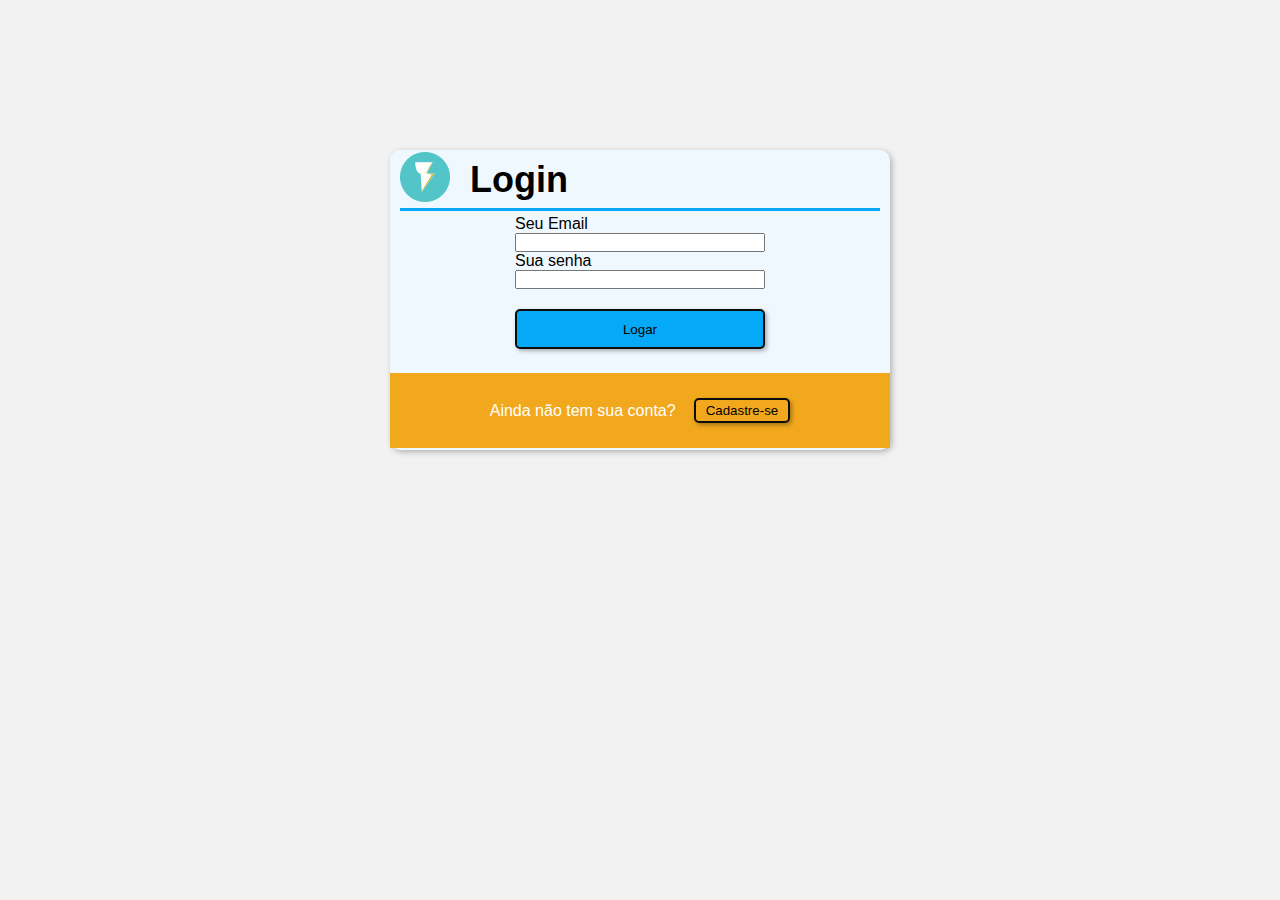
<file: progeto_energy-home/login.html>
<!DOCTYPE html>
<html lang="pt-br">
<head>
    <meta charset="UTF-8">
    
    <style>
       *{ margin: 0;
          padding: 0;
          box-sizing: border-box;
        }
        :root{
    --font0:'Montserrat', sans-serif;
    --font1:'Syne Mono', monospace;
    --font2: 'Kanit', sans-serif;
    --font3: 'Teko', sans-serif;
    --cor0:#56A6A6;
    --cor1:#05F5A3;
    --cor2:#05A9F5;
    --cor3:#055DF5;
    --cor4:#8EBF45;
    --cor5:#F57E05;
    --cor6:#F2A81D;
    --cor7:#F5BE05;
    --cor8:#F2F2F2;
    --cor9:#8F5656;
    --cor10:#330A0A;
    --cor11:#0D0D0D;
}
        body{
            padding: 150px;
            display: flex;
            justify-content: center;
            align-items: center;
            background-color: #F2F2F2;
            font-family: var(--font2);       
            font-weight: lighter;
        }
        .container{
            background-color:aliceblue;
            border-radius: 10px ;
            box-shadow: 2px 2px 6px rgba(0, 0, 0, 0.276);
            display: flex;
            flex-direction: column;
            justify-content: space-around;
            align-items: center;
            width: 500px;
            height: 300px;
            padding: 0;
        }
        .btn-logar{
            margin: 20px auto;
            width: 250px;
            height: 40px;
            font-family: var(--font3);
            border-radius: 5px;
            background-color:var(--cor2);
            font-weight:bolder ;
            padding: 3px 10px;
            border:2px solid #0D0D0D;
            box-shadow: 2px 2px 4px rgba(0, 0, 0, 0.313) ;

        }
        .final{
            display: flex;
            justify-content: center;
            column-gap: 18px;
            align-items: center;
            background-color:#F2A81D;
            color: white;
            width: 500px;
            padding: 25px;
        }
        .btn-cadastrar{
            
            font-family: var(--font3);
            border-radius: 5px;
            background-color:var(--cor6);
            font-weight:bolder ;
            padding: 3px 10px;
            border:2px solid #0D0D0D;
            box-shadow: 2px 2px 4px rgba(0, 0, 0, 0.313) ;


        }

       
        form{
            display: flex;
            flex-direction: column;
            justify-content: space-around;
           
        }
        img{
            width: 50px;
        }
        .head{
            font-size: 1.5em;
            width: 480px;
            border-bottom:3px solid #05A9F5;
            display: flex;
            column-gap: 20px;
            align-items: center;
        }

    
    </style>
</head>
<body>
    <div class="container">
        <div class="head">
            <span><img src="img/logo.png" alt=""></span>
            <h2>Login</h2>
        </div>
        
        <form action="">
            <label for="Email">Seu Email</label>
            <input type="text">
            <label for="senha">Sua senha</label>
            <input type="text">
            <button class="btn-logar">Logar</button>

        </form>
        <div class="final">
            <span>Ainda não tem sua conta?</span>
            <button class="btn-cadastrar">Cadastre-se</button>

        </div>
    </div>
    
</body>
</html>
</file>
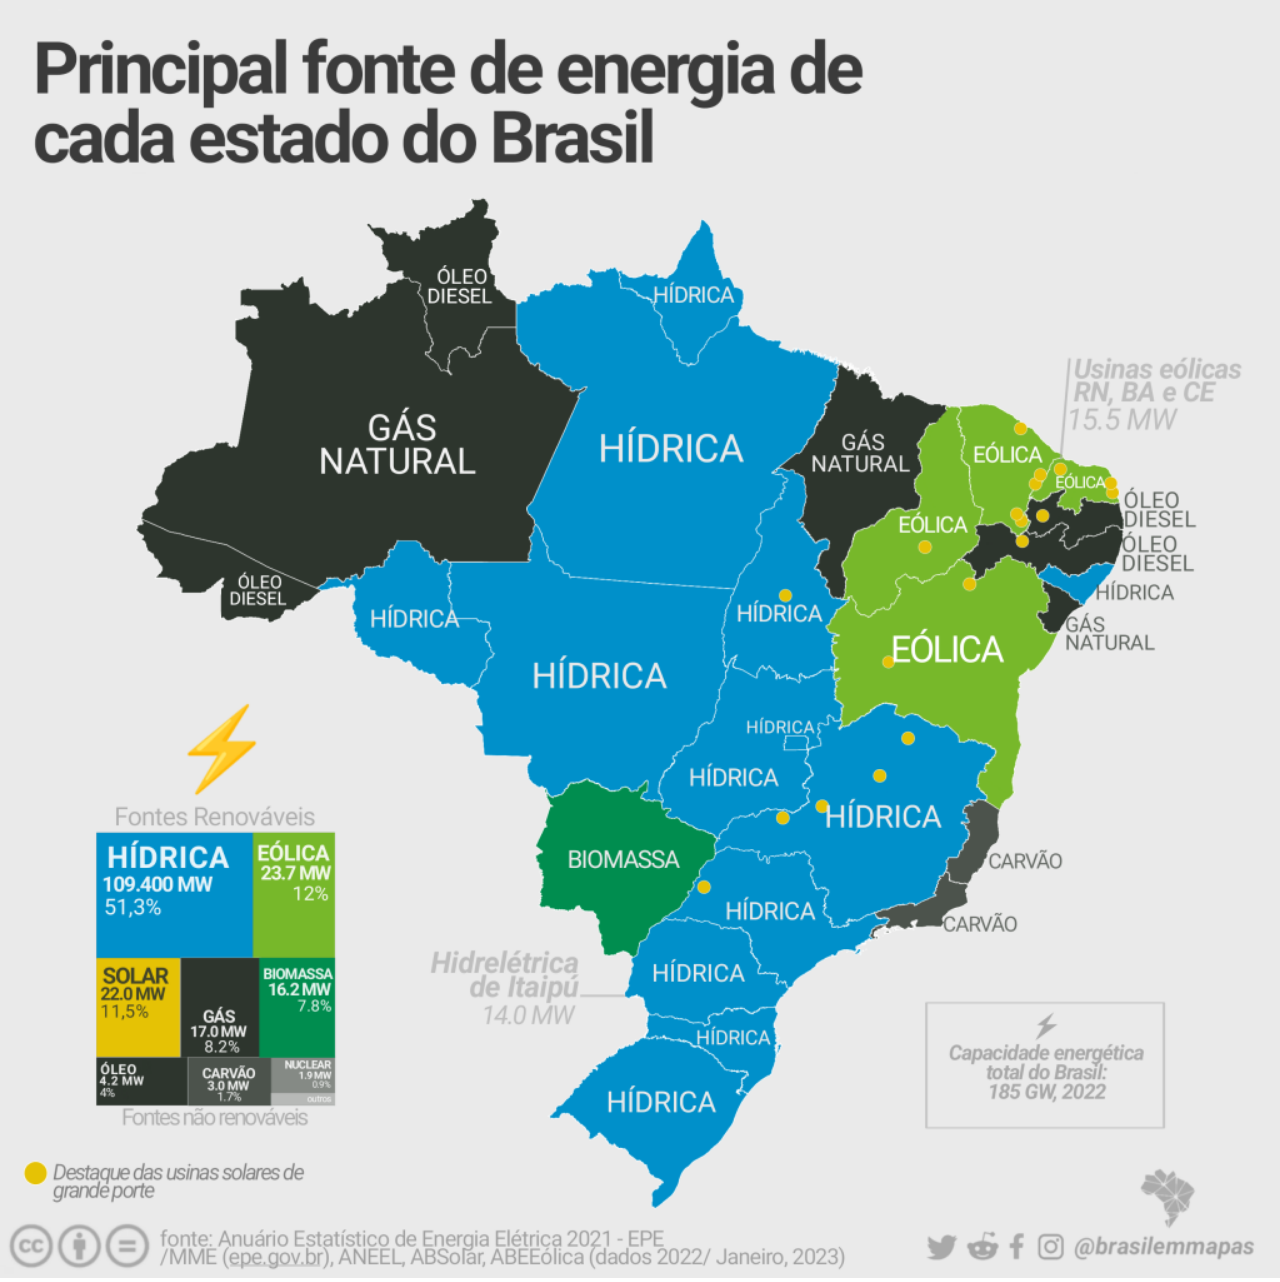
<file: progeto_energy-home/mapa.html>
<!DOCTYPE html>
<html lang="pt-br">
<head>
    <meta charset="UTF-8">
    <meta name="viewport" content="width=device-width, initial-scale=1.0">
    <title>Mapa</title>
    <style>
     *{
        margin: 0;
        padding: 0;
        box-sizing: border-box;

        }
    body{
        display: flex;
        justify-content: center;
        align-items: center;
    }    
    img{
        width: 100vw;

       
    }
    .mapa-size{
        width: 700px ;
    height: 700px;
    }
    
    </style>
</head>
<body>
    <div>
        <img src="img/mapa.png" alt="mapa do  Barsil energia">
    </div>

    <script>
        let mapa  = document.querySelector('img');
            mapa.addEventListener('dblclick', ()=>{

                mapa.classList.toggle('mapa-size')
            })
    </script>
    
</body>
</html>
</file>
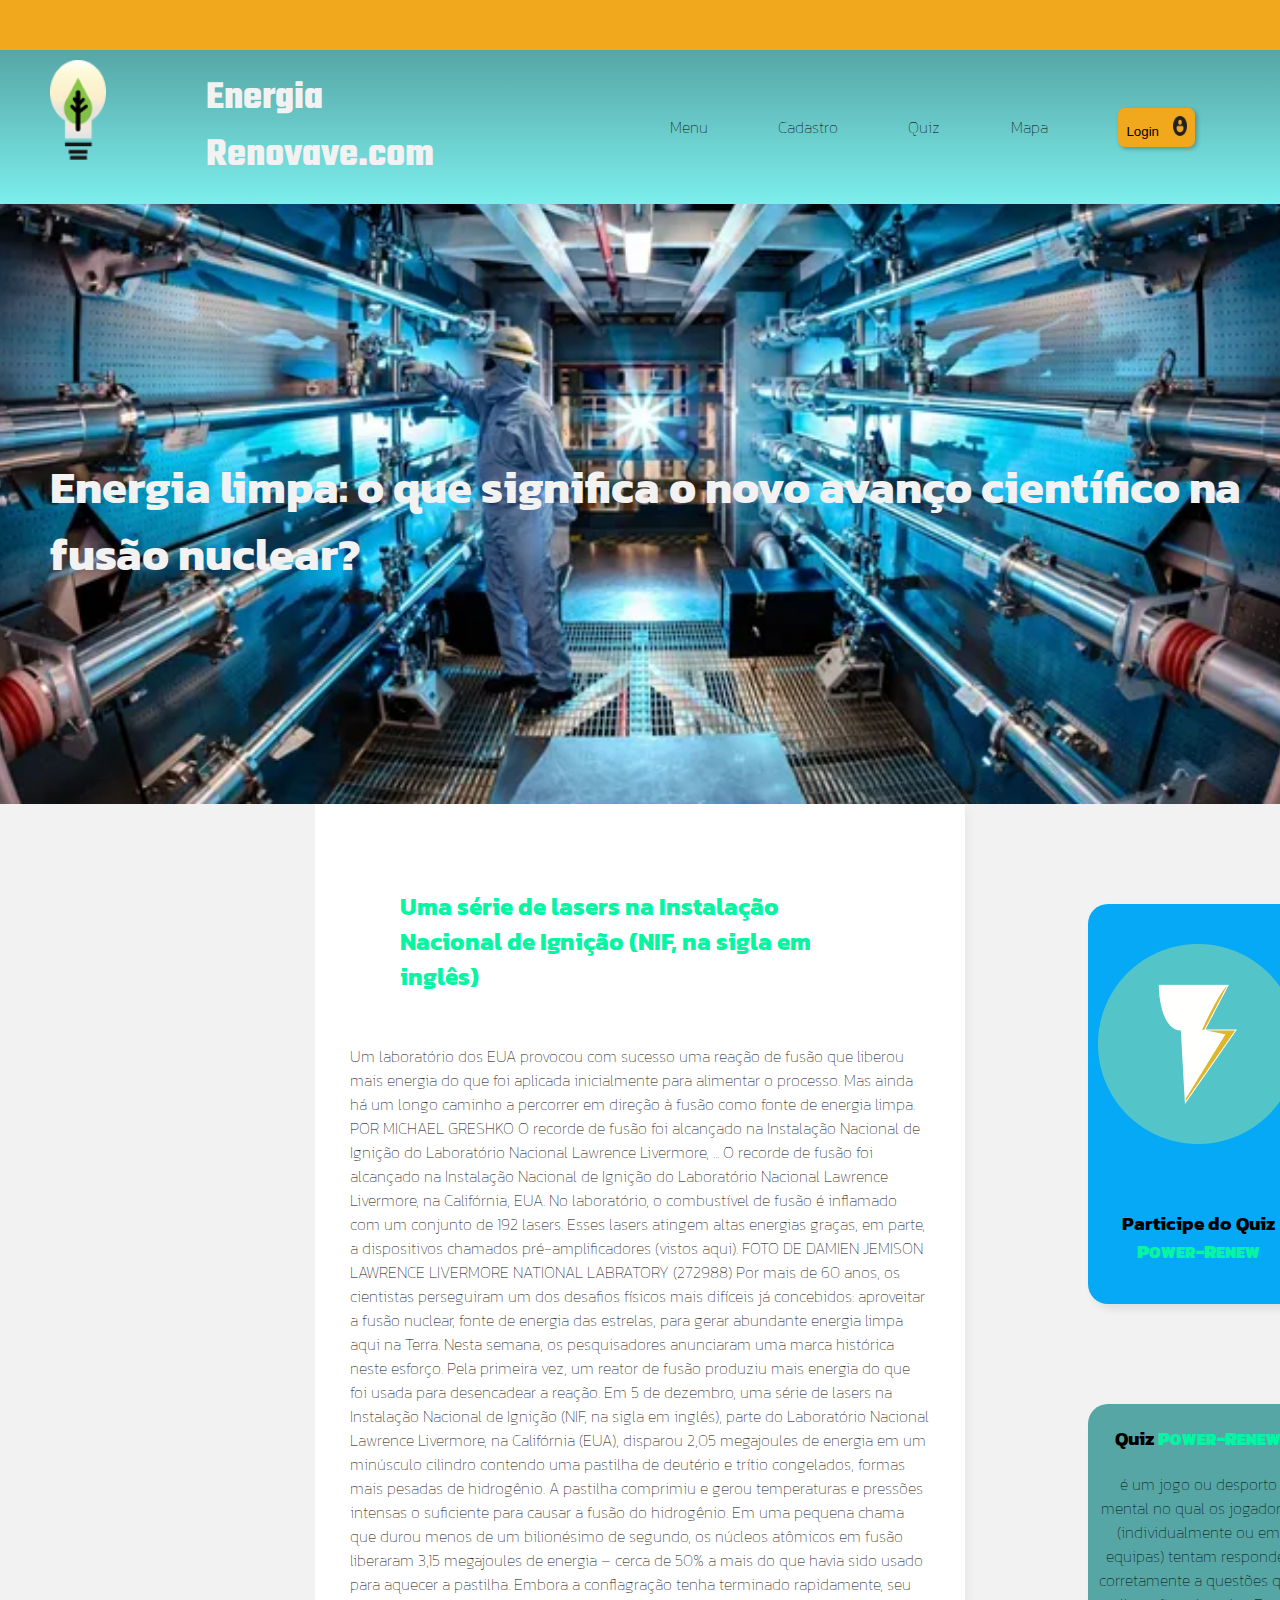
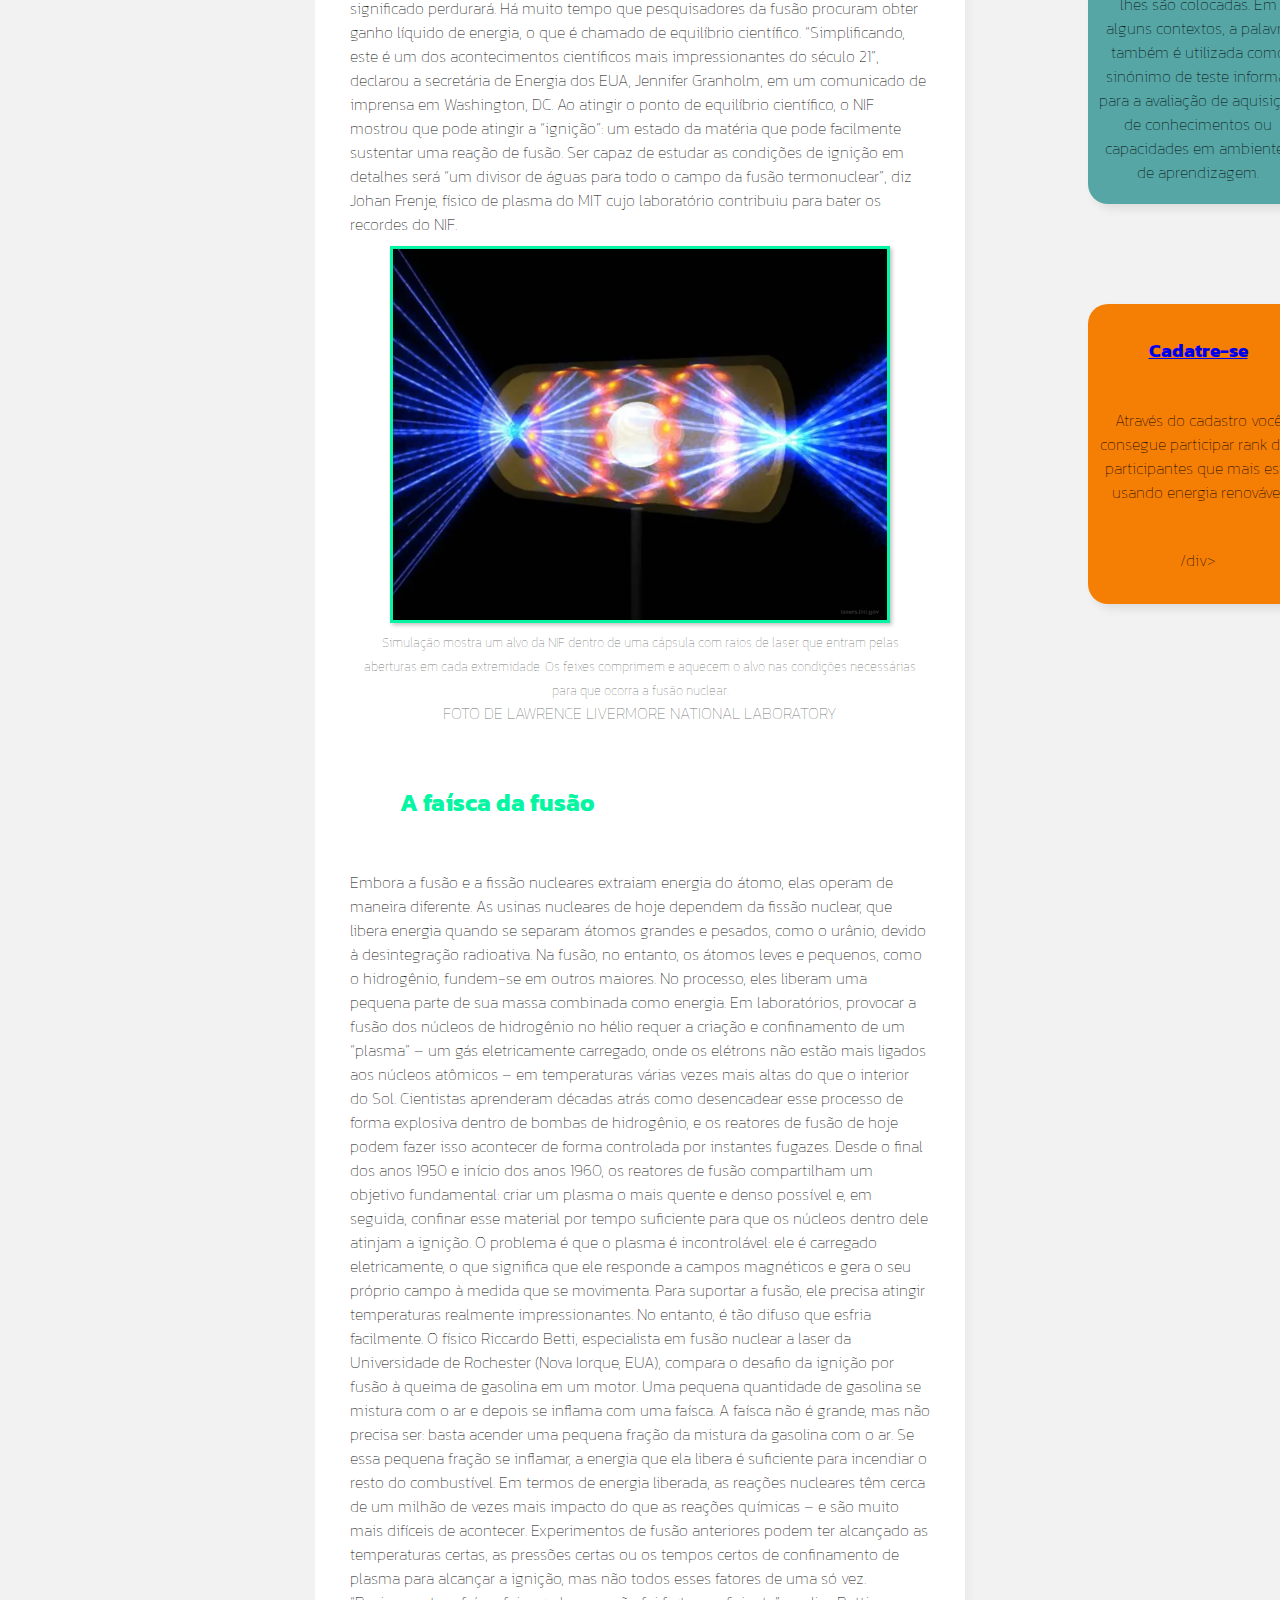
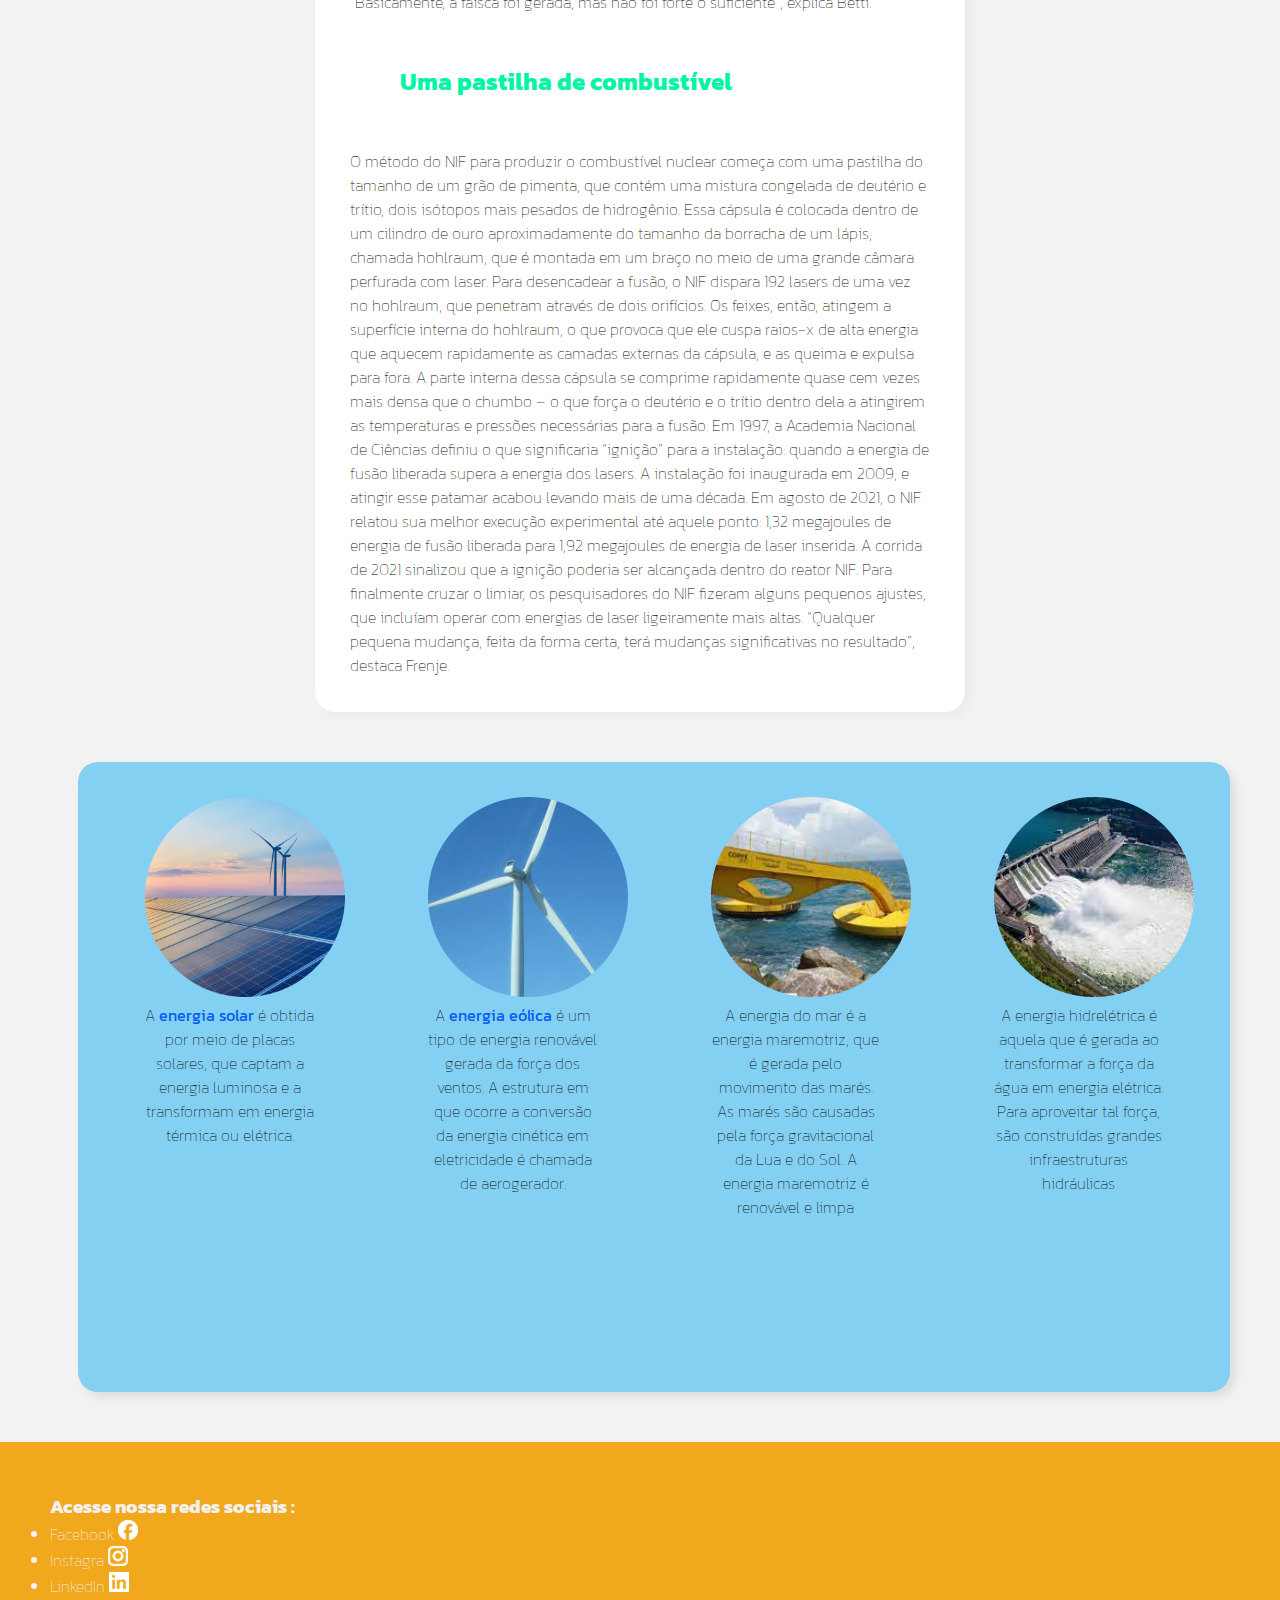
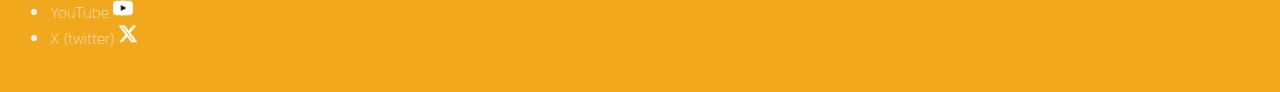
<file: progeto_energy-home/page2.html>
<!DOCTYPE html>
<html lang="pt-br">
<head>
    <meta charset="UTF-8">
    <meta name="viewport" content="width=device-width, initial-scale=1.0">
    <title>Energia Renovavel.com </title>
    <!-- link CSS -->
    <link rel="stylesheet" href="css/style.css">
    <!-- link font-family -->
    <link rel="preconnect" href="https://fonts.googleapis.com">
    <link rel="preconnect" href="https://fonts.gstatic.com" crossorigin>
    <link href="https://fonts.googleapis.com/css2?family=Montserrat:ital,wght@0,100;0,300;0,500;0,900;1,300&family=Syne+Mono&display=swap" rel="stylesheet">
    <link rel="preconnect" href="https://fonts.googleapis.com">
    <link rel="preconnect" href="https://fonts.gstatic.com" crossorigin>
    <link href="https://fonts.googleapis.com/css2?family=Kanit&family=Teko:wght@300;500&display=swap" rel="stylesheet">
    <!-- Font Awesome -->
    <link rel="stylesheet" href="https://cdnjs.cloudflare.com/ajax/libs/font-awesome/5.15.4/css/all.min.css">
    <link rel="stylesheet" href="https://cdnjs.cloudflare.com/ajax/libs/font-awesome/4.7.0/css/font-awesome.min.css">
    <!-- icons.... -->
    <link rel="shortcut icon" href="img/favicon.ico" type="image/x-icon">
    <!-- Javascript -->
    <script src="js/script.js" defer ></script>
</head>
<body>
    <!-- menu de navegação e interação -->
    <nav class="menu-navegar">
        <div class="menu-navegar-div">
            <img class="menu-navegar-img" src="./img/Group 1.png" alt="Lâmpada com folha verde dentro  ">
            <h2 class="menu-navegar-titulo">
                Energia <br> Renovave.com
            </h2>
            <ul class="menu-navegar-lista " type="none">
                <li id="menu-lista" class="menu-bar"  >
                    Menu
                    <nav class="nav" id="nav">
                        <ul>
                          <li><a href="page2.html">Energia sustentável</a></li>
                          <li><a href="page3.html">Energia eólica</a></li>
                          <li><a href="page4.html">Energia do mar</a></li>
                          <li><a href="page5.html">Energia hidrelétrica</a></li>
                        </ul>
                      </nav>
                      
                          
                </li>
                <li id="cadastro-lista">Cadastro</li>
                <li id="quiz-lista">Quiz</li>
                <li id="mapa-lista">Mapa

                </li>
                <li id="li-btn">
                    <button  id="porta_1" class="menu-navegar-lista-btn">
                        Login
                        <img class="img-login" src="./img/🦆 icon _Person Circle_.png" alt="um cilueta de uma pessoa no circulo">
                    </button> 
                </li>
            </ul>
        
            <!-- menu huburguer fica escondido quando screen tamanho adequado para tela de computador já quando diminue o tamanho ele aparece e menu-nagar-lisata desaparece   -->
            <span class="menu-secreto">
                <div id="menu-sec">
                    <div id="menu-bar-sec" onclick="menuOnClick()">
                      <div id="bar1" class="bar-sec"></div>
                      <div id="bar2" class="bar-sec"></div>
                      <div id="bar3" class="bar-sec"></div>
                    </div>
                    <nav class="nav-sec" id="nav-sec">
                      <ul>
                        <li>
                            <a href="page2.html">Energia sustentável</a>
                        </li>
                          <li>
                            <a href="page3.html">Energia eólica</a>
                        </li>
                          <li>
                            <a href="page4.html">Energia do mar</a>
                        </li>
                          <li>
                            <a href="page5.html">Energia hidrelétrica</a>
                        </li>
                        <li>
                            <a href="cadastro/index.html">Castrar-se</a>
                        </li>
                        <li>
                            <a href="quizPower/index.html">Quiz</a>
                        </li>
                        <li>
                            <a href="mapa.html">Mapa</a>
                        </li>
                        <li>
                            <a href="login.html">Login</a>
                        </li>
                          
                          
                      </ul>
                    </nav> 
                  </div>
                  
                  <div class="menu-bg" id="menu-bg"></div>
        </div>
    </nav>
    <div id="container-logar">

    </div>
     <!-- conteúdo principal  meu main..... -->
    <main id="container">
        <div class="container-div2">
            <h1 id="titulo"  >
                Energia limpa: o que significa o novo avanço científico na fusão nuclear?

            </h1>
        </div>
        <!-- minha sectio de texto e imagens  -->
        <section class="container-section">
            <h2 class="container-titulo">
                Uma série de lasers na Instalação Nacional de Ignição (NIF, na sigla em inglês)
            </h2>
            <p class="container-para">
                Um laboratório dos EUA provocou com sucesso uma reação de fusão que liberou mais energia do que foi aplicada inicialmente para alimentar o processo. Mas ainda há um longo caminho a percorrer em direção à fusão como fonte de energia limpa.
                POR MICHAEL GRESHKO
                O recorde de fusão foi alcançado na Instalação Nacional de Ignição do Laboratório Nacional Lawrence Livermore, ...
                O recorde de fusão foi alcançado na Instalação Nacional de Ignição do Laboratório Nacional Lawrence Livermore, na Califórnia, EUA. No laboratório, o combustível de fusão é inflamado com um conjunto de 192 lasers. Esses lasers atingem altas energias graças, em parte, a dispositivos chamados pré-amplificadores (vistos aqui).
                        
                FOTO DE DAMIEN JEMISON LAWRENCE LIVERMORE NATIONAL LABRATORY (272988)
                Por mais de 60 anos, os cientistas perseguiram um dos desafios físicos mais difíceis já concebidos: aproveitar a fusão nuclear, fonte de energia das estrelas, para gerar abundante energia limpa aqui na Terra. Nesta semana, os pesquisadores anunciaram uma marca histórica neste esforço. Pela primeira vez, um reator de fusão produziu mais energia do que foi usada para desencadear a reação.
                        
                Em 5 de dezembro, uma série de lasers na Instalação Nacional de Ignição (NIF, na sigla em inglês), parte do Laboratório Nacional Lawrence Livermore, na Califórnia (EUA), disparou 2,05 megajoules de energia em um minúsculo cilindro contendo uma pastilha de deutério e trítio congelados, formas mais pesadas de hidrogênio. A pastilha comprimiu e gerou temperaturas e pressões intensas o suficiente para causar a fusão do hidrogênio. Em uma pequena chama que durou menos de um bilionésimo de segundo, os núcleos atômicos em fusão liberaram 3,15 megajoules de energia – cerca de 50% a mais do que havia sido usado para aquecer a pastilha.
                        
                Embora a conflagração tenha terminado rapidamente, seu significado perdurará. Há muito tempo que pesquisadores da fusão procuram obter ganho líquido de energia, o que é chamado de equilíbrio científico. “Simplificando, este é um dos acontecimentos científicos mais impressionantes do século 21”, declarou a secretária de Energia dos EUA, Jennifer Granholm, em um comunicado de imprensa em Washington, DC.
                        
                Ao atingir o ponto de equilíbrio científico, o NIF mostrou que pode atingir a “ignição”: um estado da matéria que pode facilmente sustentar uma reação de fusão. Ser capaz de estudar as condições de ignição em detalhes será “um divisor de águas para todo o campo da fusão termonuclear”, diz Johan Frenje, físico de plasma do MIT cujo laboratório contribuiu para bater os recordes do NIF.
            </p>
            <div class="box-img-page2">   
                    
                <picture> 
                    <source media="(max-width:790px )" srcset="img/nif-1209-18059-pq.jpg">
                    <img class="img-page2" src="img/nif-1209-18059.webp" alt="Simulação mostra um alvo da NIF dentro de uma cápsula com raios de laser">
                </picture> <br>   
                <span class="container-img-para">
                    <small>Simulação mostra um alvo da NIF dentro de uma cápsula com raios de laser que entram pelas aberturas em cada extremidade. Os feixes comprimem e aquecem o alvo nas condições necessárias para que ocorra a fusão nuclear.</small>
                </span>

                    <p class="container-para-img">FOTO DE LAWRENCE LIVERMORE NATIONAL LABORATORY</p>
            </div>
            <article class="container-artigo">
                <h2 class="container-artigo-titulo">
                        A faísca da fusão
                </h2>
                <p class="container-artigo-para">
                    Embora a fusão e a fissão nucleares extraiam energia do átomo, elas operam de maneira diferente. As usinas nucleares de hoje dependem da fissão nuclear, que libera energia quando se separam átomos grandes e pesados, como o urânio, devido à desintegração radioativa. Na fusão, no entanto, os átomos leves e pequenos, como o hidrogênio, fundem-se em outros maiores. No processo, eles liberam uma pequena parte de sua massa combinada como energia.

                    Em laboratórios, provocar a fusão dos núcleos de hidrogênio no hélio requer a criação e confinamento de um “plasma” – um gás eletricamente carregado, onde os elétrons não estão mais ligados aos núcleos atômicos – em temperaturas várias vezes mais altas do que o interior do Sol. Cientistas aprenderam décadas atrás como desencadear esse processo de forma explosiva dentro de bombas de hidrogênio, e os reatores de fusão de hoje podem fazer isso acontecer de forma controlada por instantes fugazes.
                            
                    Desde o final dos anos 1950 e início dos anos 1960, os reatores de fusão compartilham um objetivo fundamental: criar um plasma o mais quente e denso possível e, em seguida, confinar esse material por tempo suficiente para que os núcleos dentro dele atinjam a ignição. O problema é que o plasma é incontrolável: ele é carregado eletricamente, o que significa que ele responde a campos magnéticos e gera o seu próprio campo à medida que se movimenta. Para suportar a fusão, ele precisa atingir temperaturas realmente impressionantes. No entanto, é tão difuso que esfria facilmente.
                            
                    O físico Riccardo Betti, especialista em fusão nuclear a laser da Universidade de Rochester (Nova Iorque, EUA), compara o desafio da ignição por fusão à queima de gasolina em um motor. Uma pequena quantidade de gasolina se mistura com o ar e depois se inflama com uma faísca. A faísca não é grande, mas não precisa ser: basta acender uma pequena fração da mistura da gasolina com o ar. Se essa pequena fração se inflamar, a energia que ela libera é suficiente para incendiar o resto do combustível.
                            
                    Em termos de energia liberada, as reações nucleares têm cerca de um milhão de vezes mais impacto do que as reações químicas – e são muito mais difíceis de acontecer. Experimentos de fusão anteriores podem ter alcançado as temperaturas certas, as pressões certas ou os tempos certos de confinamento de plasma para alcançar a ignição, mas não todos esses fatores de uma só vez. “Basicamente, a faísca foi gerada, mas não foi forte o suficiente”, explica Betti.
                </p>
            </article>
            <article class="container-artigo">
                <h2 class="container-artigo-titulo">
                    Uma pastilha de combustível
                </h2>
                <p class="container-artigo-para">
                     O método do NIF para produzir o combustível nuclear começa com uma pastilha do tamanho de um grão de pimenta, que contém uma mistura congelada de deutério e trítio, dois isótopos mais pesados de hidrogênio. Essa cápsula é colocada dentro de um cilindro de ouro aproximadamente do tamanho da borracha de um lápis, chamada hohlraum, que é montada em um braço no meio de uma grande câmara perfurada com laser.

                     Para desencadear a fusão, o NIF dispara 192 lasers de uma vez no hohlraum, que penetram através de dois orifícios. Os feixes, então, atingem a superfície interna do hohlraum, o que provoca que ele cuspa raios-x de alta energia que aquecem rapidamente as camadas externas da cápsula, e as queima e expulsa para fora. 

                     A parte interna dessa cápsula se comprime rapidamente quase cem vezes mais densa que o chumbo – o que força o deutério e o trítio dentro dela a atingirem as temperaturas e pressões necessárias para a fusão.

                     Em 1997, a Academia Nacional de Ciências definiu o que significaria “ignição” para a instalação: quando a energia de fusão liberada supera a energia dos lasers. A instalação foi inaugurada em 2009, e atingir esse patamar acabou levando mais de uma década. Em agosto de 2021, o NIF relatou sua melhor execução experimental até aquele ponto: 1,32 megajoules de energia de fusão liberada para 1,92 megajoules de energia de laser inserida.

                     A corrida de 2021 sinalizou que a ignição poderia ser alcançada dentro do reator NIF. Para finalmente cruzar o limiar, os pesquisadores do NIF fizeram alguns pequenos ajustes, que incluíam operar com energias de laser ligeiramente mais altas. “Qualquer pequena mudança, feita da forma certa, terá mudanças significativas no resultado”, destaca Frenje.
                </p>
            </article>
        </section>
        <aside class="container-aside" >
                <div class="container-aside-quiz-div">
                  <a href="./quizPower/index.html">
                     <img src="./img/logo.png" alt="logo com raio meio de um circulo azul">
                  </a>
                  <h3 class="container-aside-quiz-titulo">Participe do Quiz <strong>P<small>OWER</small>-R<small>ENEW</small></strong></h3>
                </div>
            <div class="container-aside-quiz-div-seg">
                  <h3 class="container-aside-quiz-titulo-seg">
                     Quiz   <strong>P<small>OWER</small>-R<small>ENEW</small></strong>
                  </h3>
                  <p class="container-aside-quiz-para">
                     é um jogo ou desporto mental no qual os jogadores (individualmente ou em equipas) tentam responder corretamente a questões que lhes são colocadas. Em alguns contextos, a palavra também é utilizada como sinónimo de teste informal para a avaliação de aquisição de conhecimentos ou capacidades em ambientes de aprendizagem.
                 </p>
            </div>
            <div class="container-aside-cadastro">
                  <h3 lass="container-aside-cadastro-titulo">
                                <a c href="./cadastro/index.html">Cadatre-se </a>
                  </h3>
                  <p lass="container-aside-cadastro-para">
                                Através do cadastro você consegue participar rank dos participantes que mais está usando energia renovável
                    </p>
            /div>
        </aside>
        <section class="container-nav">
                <div class="container-nav-p1">
                    <a class="container-nav-p1-link" href="./index.html"><img src="./img/Rectangle 2.png" alt="placas solares  "></a>
                    <p class="container-nav-p1-para">
                        A <strong>energia solar</strong> é obtida por meio de placas solares, que captam a energia luminosa e a transformam em energia térmica ou elétrica. 
                    </p>
                </div>
                <div class="container-nav-p3">
                    <a class="container-nav-p3-link"href="./page3.html"><img src="./img/eolica.png" alt="turbina eólica branca"></a>
                    <p class="container-nav-p3-para">A <strong>energia eólica</strong> é um tipo de energia renovável gerada da força dos ventos. A estrutura em que ocorre a conversão da energia cinética em eletricidade é chamada de aerogerador.

                    </p>
                </div>
                <div class="container-nav-p4">
                    <a class="container-nav-p4-link" href="./page4.html"><img src="./img/ener-mar.png" alt="fonte de energia renoavavel pelo mar"></a>
                    <p class="container-nav-p4-para">A energia do mar é a energia maremotriz, que é gerada pelo movimento das marés. As marés são causadas pela força gravitacional da Lua e do Sol. A energia maremotriz é renovável e limpa
                    
                    </p>
                </div>

                <div class='container-nav-p5'>
                   <a class='container-nav-p5-link' href="./page5.html"><img src="./img/hidreletrica.png" alt="hidrelétrica sendo movida pela força da água"></a>
                   <p class='container-nav-p5-para'>A energia  hidrelétrica é aquela que é gerada ao transformar a força da água em energia elétrica. Para aproveitar tal força, são construídas grandes infraestruturas hidráulicas
                 </p>
                </div>

        </section>
        
    </main>
    <footer id="final">
      <h3 class="final-titulo">Acesse  nossa  redes sociais :</h3>
      <ul class="final-lista">
        <li>Facebook  <img class="social" src="img/Social Icons (Community)/face.png" alt=""></li>
            
        <li>Instagra <img class="social" src="img/Social Icons (Community)/instagram.png" alt=""></li>
        
        <li>LinkedIn <img class="social" src="img/Social Icons (Community)/linkedIn.png" alt=""></li>
        
        <li>YouTube <img class="social" src="img/Social Icons (Community)/youtube.png" alt=""></li>
        
        <li>X (twitter) <img class="social" src="img/Social Icons (Community)/x.png" alt=""></li>
      </ul>
    </footer>
    
</body>
</html>
</file>
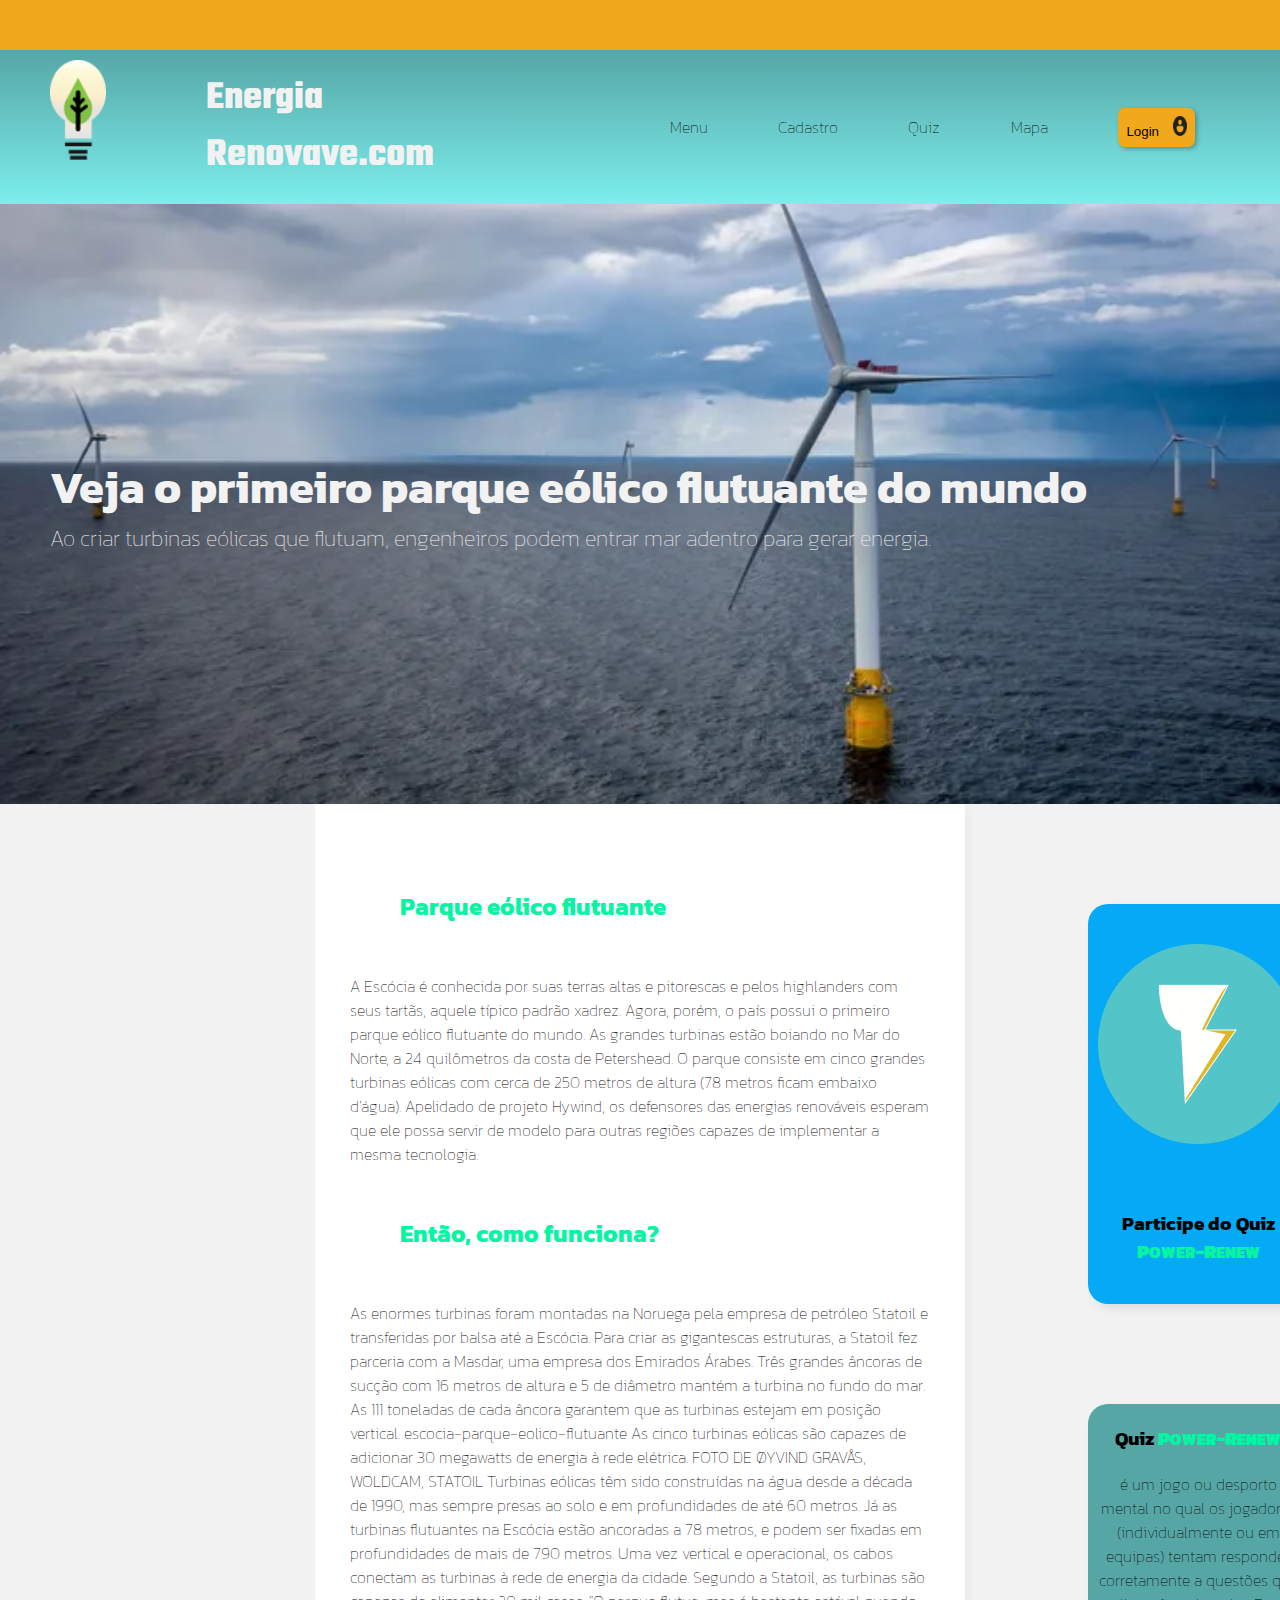
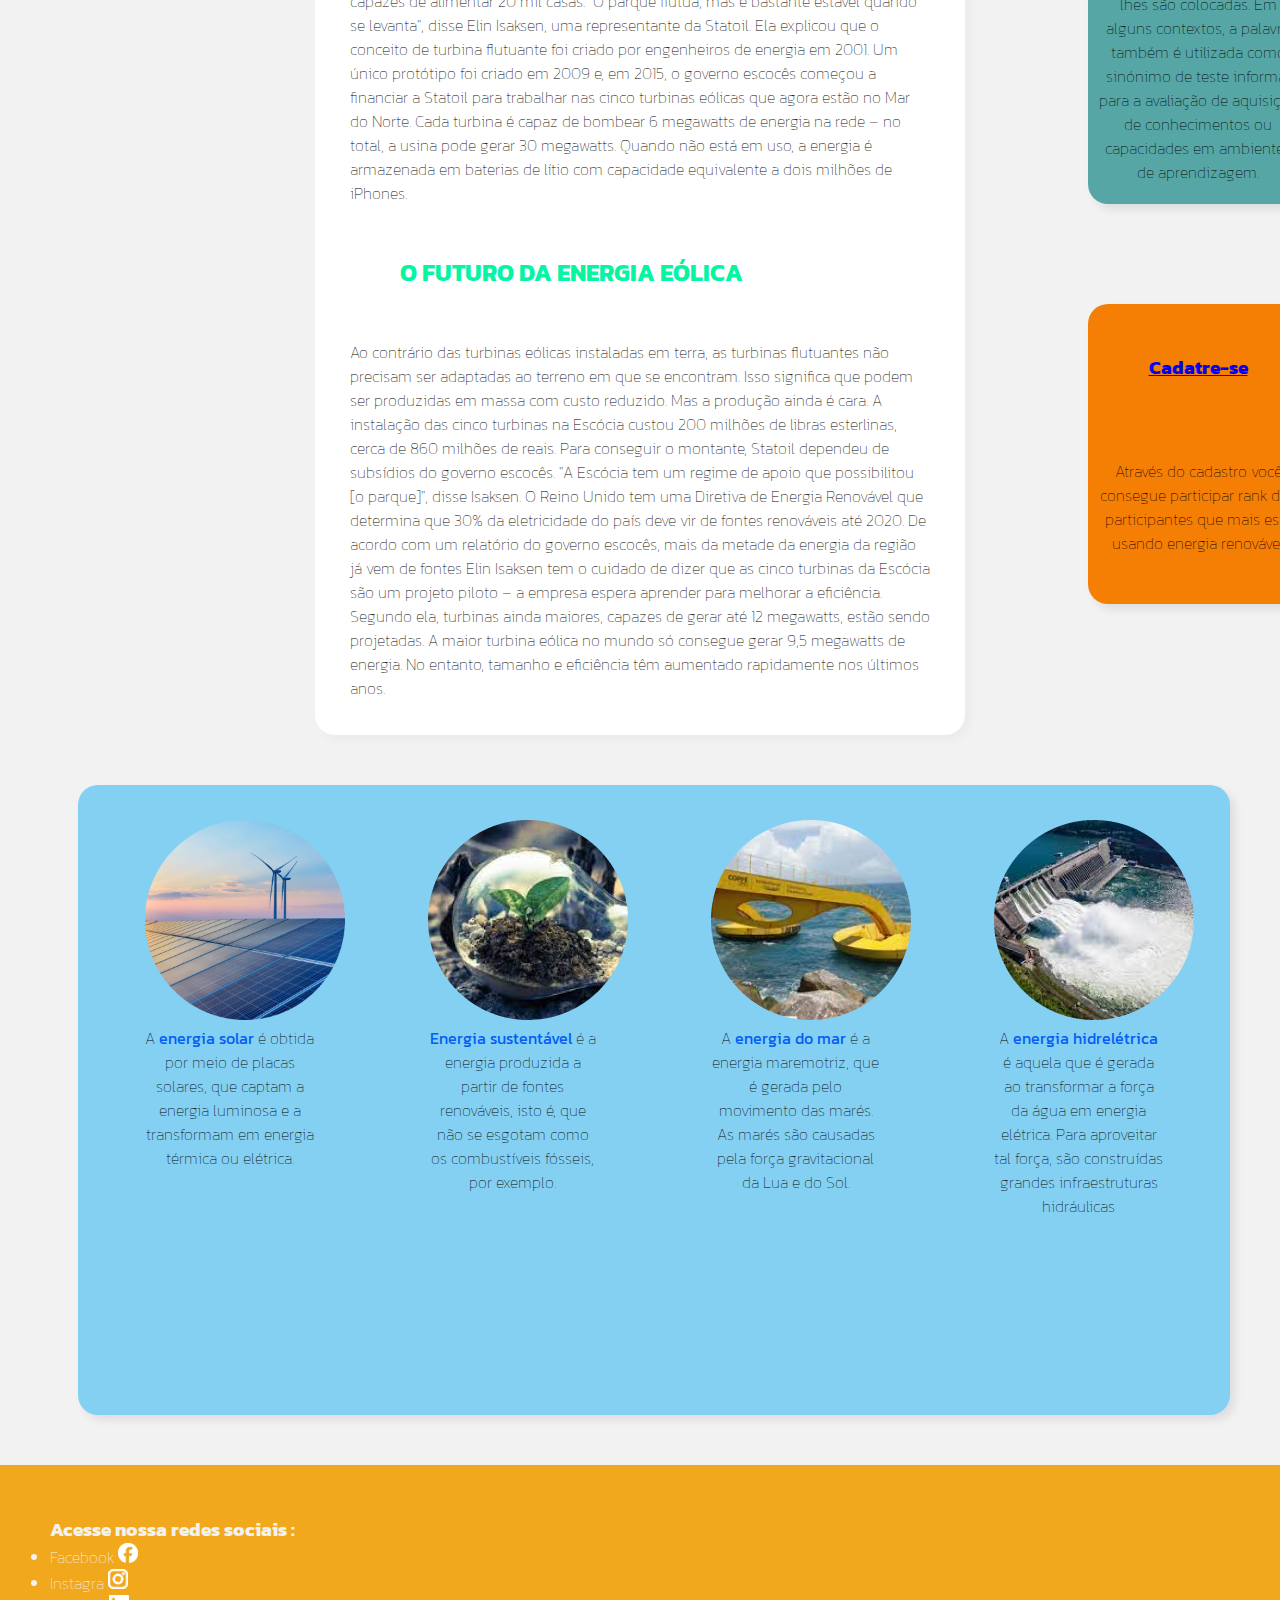
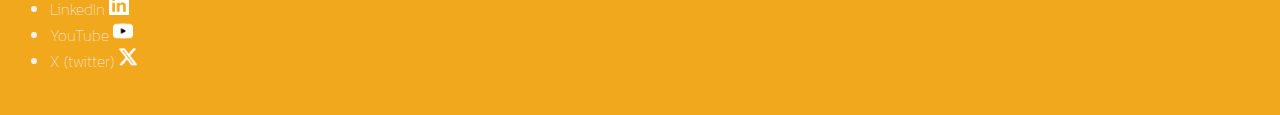
<file: progeto_energy-home/page3.html>
<!DOCTYPE html>
<html lang="pt-br">
<head>
    <meta charset="UTF-8">
    <meta name="viewport" content="width=device-width, initial-scale=1.0">
    <title>Energia Renovavel.com </title>
    <!-- link CSS -->
    <link rel="stylesheet" href="css/style.css">
    <!-- link font-family -->
    <link rel="preconnect" href="https://fonts.googleapis.com">
    <link rel="preconnect" href="https://fonts.gstatic.com" crossorigin>
    <link href="https://fonts.googleapis.com/css2?family=Montserrat:ital,wght@0,100;0,300;0,500;0,900;1,300&family=Syne+Mono&display=swap" rel="stylesheet">
    <link rel="preconnect" href="https://fonts.googleapis.com">
    <link rel="preconnect" href="https://fonts.gstatic.com" crossorigin>
    <link href="https://fonts.googleapis.com/css2?family=Kanit&family=Teko:wght@300;500&display=swap" rel="stylesheet">
    <!-- Font Awesome -->
    <link rel="stylesheet" href="https://cdnjs.cloudflare.com/ajax/libs/font-awesome/5.15.4/css/all.min.css">
    <link rel="stylesheet" href="https://cdnjs.cloudflare.com/ajax/libs/font-awesome/4.7.0/css/font-awesome.min.css">
    <!-- icons.... -->
    <link rel="shortcut icon" href="img/favicon.ico" type="image/x-icon">
     <!-- Javascript -->
     <script src="js/script.js" defer ></script>

</head>
<body>
    <!-- menu de navegação e interação -->
    <nav class="menu-navegar">
        <div class="menu-navegar-div">
            <img class="menu-navegar-img" src="./img/Group 1.png" alt="Lâmpada com folha verde dentro  ">
            <h2 class="menu-navegar-titulo">
                Energia <br> Renovave.com
            </h2>
            <ul class="menu-navegar-lista " type="none">
                <li id="menu-lista" class="menu-bar"  >
                    Menu
                    <nav class="nav" id="nav">
                        <ul>
                          <li><a href="page2.html">Energia sustentável</a></li>
                          <li><a href="page3.html">Energia eólica</a></li>
                          <li><a href="page4.html">Energia do mar</a></li>
                          <li><a href="page5.html">Energia hidrelétrica</a></li>
                        </ul>
                      </nav>
                      
                          
                </li>
                <li id="cadastro-lista">Cadastro</li>
                <li id="quiz-lista">Quiz</li>
                <li id="mapa-lista">Mapa

                </li>
                <li id="li-btn">
                    <button  id="porta_1" class="menu-navegar-lista-btn">
                        Login
                        <img class="img-login" src="./img/🦆 icon _Person Circle_.png" alt="um cilueta de uma pessoa no circulo">
                    </button> 
                </li>
            </ul>
        
            <!-- menu huburguer fica escondido quando screen tamanho adequado para tela de computador já quando diminue o tamanho ele aparece e menu-nagar-lisata desaparece   -->
            <span class="menu-secreto">
                <div id="menu-sec">
                    <div id="menu-bar-sec" onclick="menuOnClick()">
                      <div id="bar1" class="bar-sec"></div>
                      <div id="bar2" class="bar-sec"></div>
                      <div id="bar3" class="bar-sec"></div>
                    </div>
                    <nav class="nav-sec" id="nav-sec">
                      <ul>
                        <li>
                            <a href="page2.html">Energia sustentável</a>
                        </li>
                          <li>
                            <a href="page3.html">Energia eólica</a>
                        </li>
                          <li>
                            <a href="page4.html">Energia do mar</a>
                        </li>
                          <li>
                            <a href="page5.html">Energia hidrelétrica</a>
                        </li>
                        <li>
                            <a href="cadastro/index.html">Castrar-se</a>
                        </li>
                        <li>
                            <a href="quizPower/index.html">Quiz</a>
                        </li>
                        <li>
                            <a href="mapa.html">Mapa</a>
                        </li>
                        <li>
                            <a href="login.html">Login</a>
                        </li>
                          
                          
                      </ul>
                    </nav> 
                  </div>
                  
                  <div class="menu-bg" id="menu-bg"></div>



                <!-- <span id="li-btn">'
                    <button id="porta_2" class="menu-navegar-lista-btn">
                        Login
                        <img class="img-login" src="./img/🦆 icon _Person Circle_.png" alt="um cilueta de uma pessoa no circulo">
    
                    </button> 
                </span>
                
            </span> -->
        </div>
    </nav>
    <div id="container-logar">

    </div>
    <!-- conteúdo principal  meu main..... -->
    <main id="container">
        <div class="container-div3">
            <h1 id="titulo">Veja o primeiro parque eólico flutuante do mundo</h1>
            <p class="container-para">Ao criar turbinas eólicas que flutuam, engenheiros podem entrar mar adentro para gerar energia.</p>
        </div>
        <!-- minha sectio de texto e imagens  -->
        <section class="container-section">
            <h2 class="container-titulo"> Parque eólico flutuante </h2>
           <p class="container-para">
             A Escócia é conhecida por suas terras altas e pitorescas e pelos highlanders com seus tartãs, aquele típico padrão xadrez. Agora, porém, o país possui o primeiro parque eólico flutuante do mundo. As grandes turbinas estão boiando no Mar do Norte, a 24 quilômetros da costa de Petershead.
            
             O parque consiste em cinco grandes turbinas eólicas com cerca de 250 metros de altura (78 metros ficam embaixo d’água).
            
             Apelidado de projeto Hywind, os defensores das energias renováveis esperam que ele possa servir de modelo para outras regiões capazes de implementar a mesma tecnologia.
          </p>
          <h2 class="container-titulo">Então, como funciona?</h2>

          <p class="container-para">
             As enormes turbinas foram montadas na Noruega pela empresa de petróleo Statoil e transferidas por balsa até a Escócia. Para criar as gigantescas estruturas, a Statoil fez parceria com a Masdar, uma empresa dos Emirados Árabes. Três grandes âncoras de sucção com 16 metros de altura e 5 de diâmetro mantém a turbina no fundo do mar. As 111 toneladas de cada âncora garantem que as turbinas estejam em posição vertical.
    
             escocia-parque-eolico-flutuante
             As cinco turbinas eólicas são capazes de adicionar 30 megawatts de energia à rede elétrica.
             FOTO DE ØYVIND GRAVÅS, WOLDCAM, STATOIL
             Turbinas eólicas têm sido construídas na água desde a década de          1990, mas sempre presas ao solo e em profundidades de até 60          metros. Já as turbinas flutuantes na Escócia estão ancoradas a          78 metros, e podem ser fixadas em profundidades de mais de 790          metros.
    
             Uma vez vertical e operacional, os cabos conectam as turbinas à          rede de energia da cidade. Segundo a Statoil, as turbinas são          capazes de alimentar 20 mil casas.
    
             "O parque flutua, mas é bastante estável quando se levanta",          disse Elin Isaksen, uma representante da Statoil.
    
             Ela explicou que o conceito de turbina flutuante foi criado por          engenheiros de energia em 2001. Um único protótipo foi criado em          2009 e, em 2015, o governo escocês começou a financiar a Statoil          para trabalhar nas cinco turbinas eólicas que agora estão no Mar          do Norte.
    
             Cada turbina é capaz de bombear 6 megawatts de energia na rede –          no total, a usina pode gerar 30 megawatts. Quando não está em          uso, a energia é armazenada em baterias de lítio com capacidade          equivalente a dois milhões de iPhones.
            </p>
            <h2 class="container-titulo">O FUTURO DA ENERGIA EÓLICA</h2>
            <p class="container-para">
              Ao contrário das turbinas eólicas instaladas em terra, as             turbinas flutuantes não precisam ser adaptadas ao terreno em que             se encontram. Isso significa que podem ser produzidas em massa             com custo reduzido.
    
              Mas a produção ainda é cara.
    
              A instalação das cinco turbinas na Escócia custou 200 milhões de             libras esterlinas, cerca de 860 milhões de reais. Para conseguir             o montante, Statoil dependeu de subsídios do governo escocês.
    
              "A Escócia tem um regime de apoio que possibilitou [o parque]",             disse Isaksen.
    
              O Reino Unido tem uma Diretiva de Energia Renovável que             determina que 30% da eletricidade do país deve vir de fontes             renováveis até 2020. De acordo com um relatório do governo             escocês, mais da metade da energia da região já vem de fontes             Elin Isaksen tem o cuidado de dizer que as cinco turbinas da             Escócia são um projeto piloto – a empresa espera aprender para             melhorar a eficiência. Segundo ela, turbinas ainda maiores,             capazes de gerar até 12 megawatts, estão sendo projetadas. A             maior turbina eólica no mundo só consegue gerar 9,5 megawatts de             energia. No entanto, tamanho e eficiência têm aumentado             rapidamente nos últimos anos.
            </p>
       
        </section>
        <!-- Assuntos  corelacionado com materia principal informação lateral..... -->
        <aside class="container-aside"  >
    
            <div class="container-aside-quiz-div">
                <a href="./quizPower/index.html"><img src="./img/logo.png" alt="logo com raio meio de um circulo azul"></a>
                <h3 class="container-aside-quiz-titulo">
                    Participe do Quiz <strong>P<small>OWER</small>-R<small>ENEW</small></strong>
                </h3>
            </div>
            <div class="container-aside-quiz-div-seg">
                <h3 class="container-aside-quiz-titulo-seg">Quiz <strong>P<small>OWER</small>-R<small>ENEW</small></strong></h3>
                <p class="container-aside-quiz-para">é um jogo ou desporto mental no qual os jogadores (individualmente ou em equipas) tentam responder corretamente a questões que lhes são colocadas. Em alguns contextos, a palavra também é utilizada como sinónimo de teste informal para a avaliação de aquisição de conhecimentos ou capacidades em ambientes de aprendizagem.</p>
            </div>
            <div class="container-aside-cadastro">
                <h3 class="container-aside-cadastro-titulo">
                    <a c href="./cadastro/index.html">Cadatre-se </a>
                </h3>
                <p class="container-aside-cadastro-para">
                    Através do cadastro você consegue participar rank dos participantes que mais está usando energia renovável
                </p>
            </div>
        </aside>
        <!-- Barra no meio pagina para dá acesso outros assuntos do site  -->
        <section class="container-nav">
            <div class="container-nav-p1">
                <a class="container-nav-p1-link" href="./index.html">
                    <img src="./img/Rectangle 2.png" alt="placas solares ">
                </a>
                <p class="container-nav-p1-para"> 
                    A <strong>energia solar</strong> é obtida por meio de placas solares, que captam a energia luminosa e a transformam em energia térmica ou elétrica.
               </p>
            </div>
            <div class="container-nav-p2">
                <a class="container-nav-p2-link" href="./page2.html">
                    <img src="./img/Sustentavel.png" alt="imagem lâmpada com broto de folha dentro ">
                </a>
                <p class="container-nav-p2-para">
                   <strong>Energia sustentável</strong> é a energia produzida a partir de fontes renováveis, isto é, que não se esgotam como os combustíveis fósseis, por exemplo.
                </p>
            </div>
            <div class="container-nav-p4">
                <a class="container-nav-p4-link" href="./page4.html">
                        <img src="./img/ener-mar.png"
                        alt="fonte de energia renoavavel pelo mar">
                </a>
                <p  class="container-nav-p4-para">A <strong>energia do mar</strong> é a energia maremotriz, que é gerada pelo movimento das marés. As marés são causadas pela força gravitacional da Lua e do Sol.

                </p>
            </div>
            <div class='container-nav-p5'>
    
                <a class='container-nav-p5-link' href="./page5.html">
                    <img src="./img/hidreletrica.png"               alt="hidrelétrica sendo movida pela força da água">
                </a>
                <p class='container-nav-p5-para'>
                    A <strong>energia hidrelétrica</strong> é aquela que é gerada ao transformar a  força da água em energia elétrica. Para aproveitar tal força, são construídas grandes infraestruturas hidráulicas
    
                </p>
            </div>

        </section>
    
    </main>
    <!-- rodapé da pagina com rede sociais principais  -->
    <footer id="final">
        <h3 class="final-titulo">Acesse  nossa  redes sociais :</h3>
        <ul class="final-lista">
            <li>Facebook  <img class="social" src="img/Social Icons (Community)/face.png" alt=""></li>
            
            <li>Instagra <img class="social" src="img/Social Icons (Community)/instagram.png" alt=""></li>
            
            <li>LinkedIn <img class="social" src="img/Social Icons (Community)/linkedIn.png" alt=""></li>
            
            <li>YouTube <img class="social" src="img/Social Icons (Community)/youtube.png" alt=""></li>
            
            <li>X (twitter) <img class="social" src="img/Social Icons (Community)/x.png" alt=""></li>
        </ul>
    </footer>
    
</body>
</html>
</file>
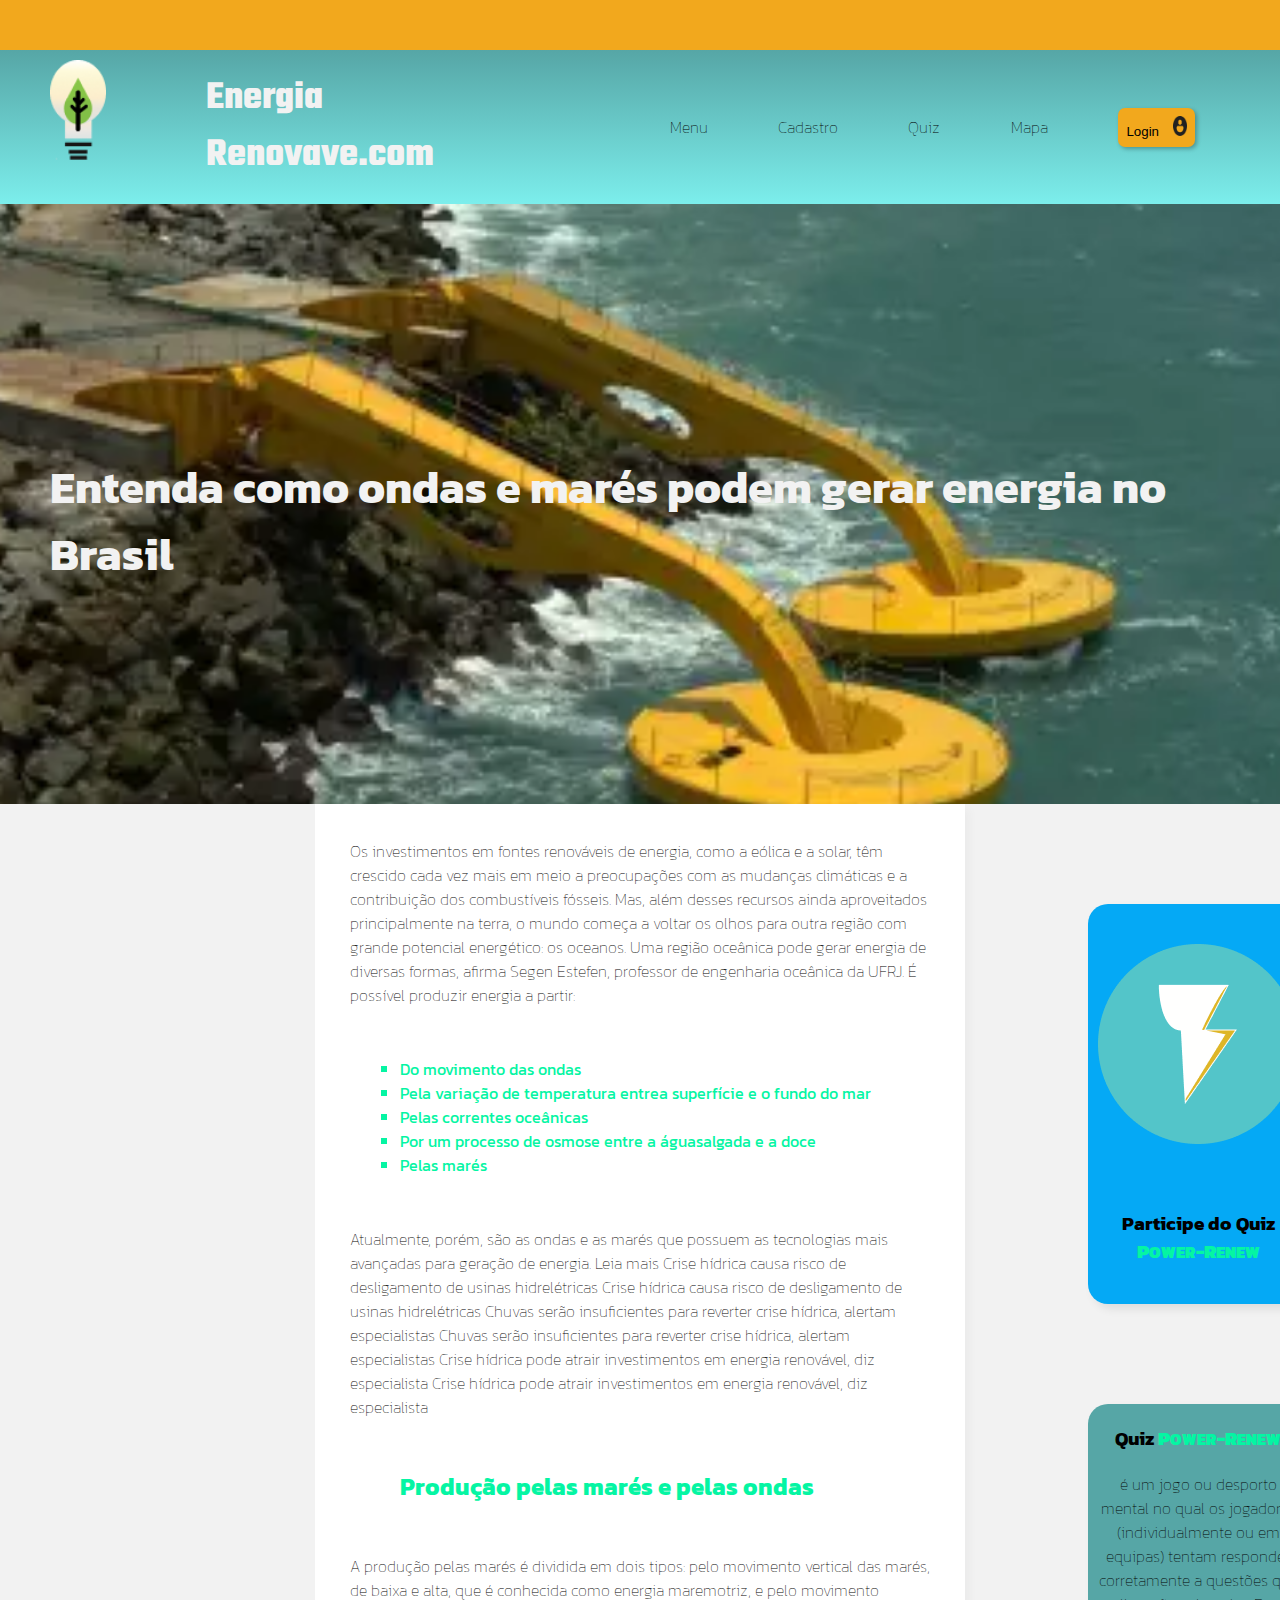
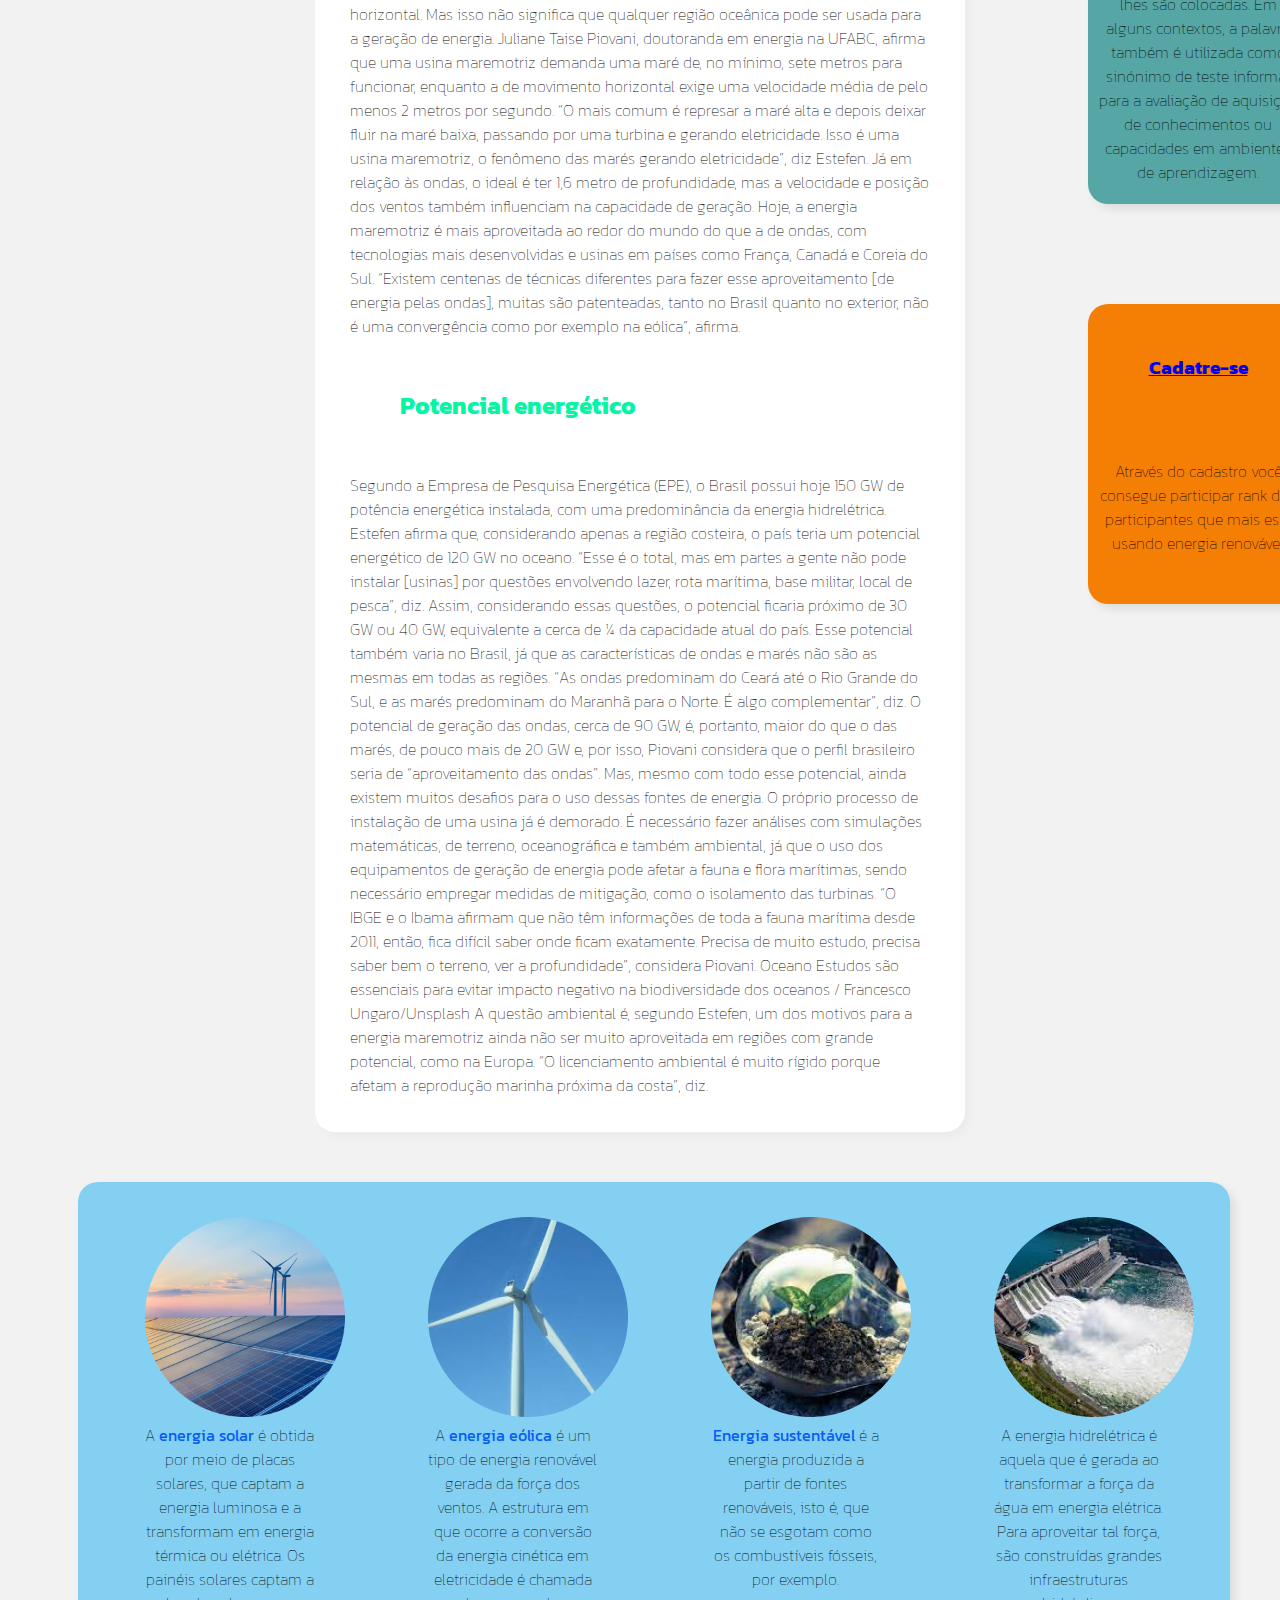
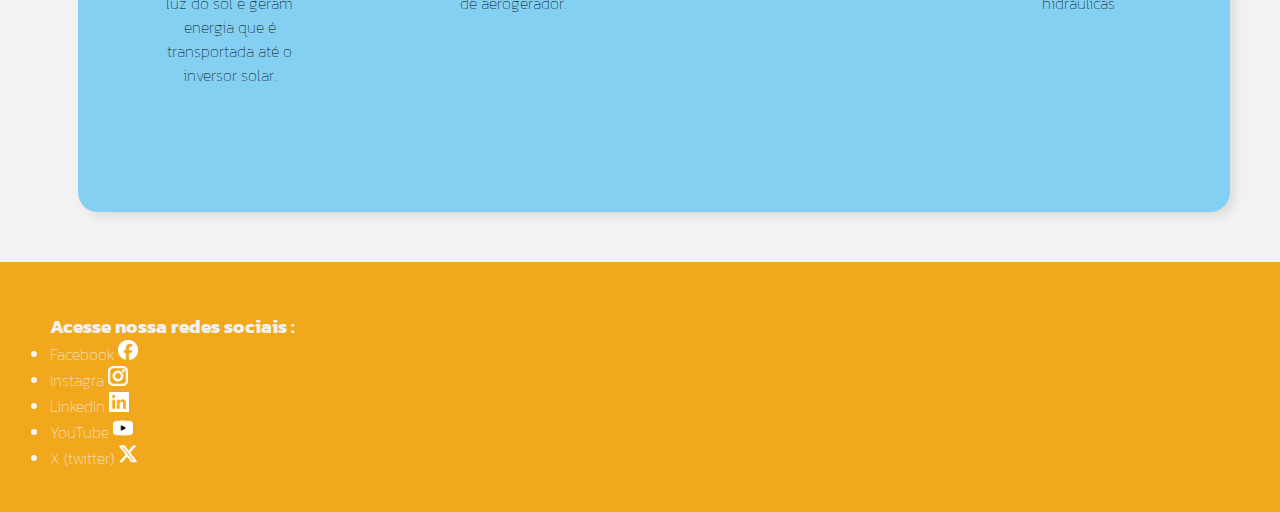
<file: progeto_energy-home/page4.html>
<!DOCTYPE html>
<html lang="pt-br">
<head>
    <meta charset="UTF-8">
    <meta name="viewport" content="width=device-width, initial-scale=1.0">
    <title>Energia Renovavel.com </title>
    <!-- link CSS -->
    <link rel="stylesheet" href="css/style.css">
    <!-- link font-family -->
    <link rel="preconnect" href="https://fonts.googleapis.com">
    <link rel="preconnect" href="https://fonts.gstatic.com" crossorigin>
    <link href="https://fonts.googleapis.com/css2?family=Montserrat:ital,wght@0,100;0,300;0,500;0,900;1,300&family=Syne+Mono&display=swap" rel="stylesheet">
    <link rel="preconnect" href="https://fonts.googleapis.com">
    <link rel="preconnect" href="https://fonts.gstatic.com" crossorigin>
    <link href="https://fonts.googleapis.com/css2?family=Kanit&family=Teko:wght@300;500&display=swap" rel="stylesheet">
    <!-- Font Awesome -->
    <link rel="stylesheet" href="https://cdnjs.cloudflare.com/ajax/libs/font-awesome/5.15.4/css/all.min.css">
    <link rel="stylesheet" href="https://cdnjs.cloudflare.com/ajax/libs/font-awesome/4.7.0/css/font-awesome.min.css">
    <!-- icons.... -->
    <link rel="shortcut icon" href="img/favicon.ico" type="image/x-icon">
    <!-- Javascript -->
    <script src="js/script.js" defer ></script>

</head>
<body>
    <nav class="menu-navegar">
        <div class="menu-navegar-div">
            <img class="menu-navegar-img" src="./img/Group 1.png" alt="Lâmpada com folha verde dentro  ">
            <h2 class="menu-navegar-titulo">
                Energia <br> Renovave.com
            </h2>
            <ul class="menu-navegar-lista " type="none">
                <li id="menu-lista" class="menu-bar"  >
                    Menu
                    <nav class="nav" id="nav">
                        <ul>
                          <li><a href="page2.html">Energia sustentável</a></li>
                          <li><a href="page3.html">Energia eólica</a></li>
                          <li><a href="page4.html">Energia do mar</a></li>
                          <li><a href="page5.html">Energia hidrelétrica</a></li>
                        </ul>
                      </nav>
                      
                          
                </li>
                <li id="cadastro-lista">Cadastro</li>
                <li id="quiz-lista">Quiz</li>
                <li id="mapa-lista">Mapa

                </li>
                <li id="li-btn">
                    <button  id="porta_1" class="menu-navegar-lista-btn">
                        Login
                        <img class="img-login" src="./img/🦆 icon _Person Circle_.png" alt="um cilueta de uma pessoa no circulo">
                    </button> 
                </li>
            </ul>
        
            <!-- menu huburguer fica escondido quando screen tamanho adequado para tela de computador já quando diminue o tamanho ele aparece e menu-nagar-lisata desaparece   -->
            <span class="menu-secreto">
                <div id="menu-sec">
                    <div id="menu-bar-sec" onclick="menuOnClick()">
                      <div id="bar1" class="bar-sec"></div>
                      <div id="bar2" class="bar-sec"></div>
                      <div id="bar3" class="bar-sec"></div>
                    </div>
                    <nav class="nav-sec" id="nav-sec">
                      <ul>
                        <li>
                            <a href="page2.html">Energia sustentável</a>
                        </li>
                          <li>
                            <a href="page3.html">Energia eólica</a>
                        </li>
                          <li>
                            <a href="page4.html">Energia do mar</a>
                        </li>
                          <li>
                            <a href="page5.html">Energia hidrelétrica</a>
                        </li>
                        <li>
                            <a href="cadastro/index.html">Castrar-se</a>
                        </li>
                        <li>
                            <a href="quizPower/index.html">Quiz</a>
                        </li>
                        <li>
                            <a href="mapa.html">Mapa</a>
                        </li>
                        <li>
                            <a href="login.html">Login</a>
                        </li>
                          
                          
                      </ul>
                    </nav> 
                  </div>
                  
                  <div class="menu-bg" id="menu-bg"></div>



                <!-- <span id="li-btn">'
                    <button id="porta_2" class="menu-navegar-lista-btn">
                        Login
                        <img class="img-login" src="./img/🦆 icon _Person Circle_.png" alt="um cilueta de uma pessoa no circulo">
    
                    </button> 
                </span>
                
            </span> -->
        </div>
    </nav>
    <div id="container-logar">

    </div>
    
    <!-- conteúdo principal  meu main..... -->
    <main id="container">
        <div class="container-div4">
            <h1 id="titulo">Entenda como ondas e marés podem gerar energia no Brasil</h1>
        </div>
         <!-- minha sectio de texto e imagens  -->
        <section class="container-section">
            <p class="container-para">
              Os investimentos em fontes renováveis de energia, como a eólica e a solar, têm crescido cada vez mais em meio a preocupações com as mudanças climáticas e a contribuição dos combustíveis fósseis. Mas, além desses recursos ainda aproveitados principalmente na terra, o mundo começa a voltar os olhos para outra região com grande potencial energético: os oceanos.
            
              Uma região oceânica pode gerar energia de diversas formas, afirma Segen Estefen, professor de engenharia oceânica da UFRJ. É possível produzir energia a partir:
            </p>
            <ul class="container-lista-page4" type="square">
              <li>Do movimento das ondas</li>
              <li>Pela variação de temperatura entrea superfície e o fundo do mar</li> 
              <li>Pelas correntes oceânicas</li>
              <li>Por um processo de osmose entre a águasalgada e a doce </li> 
              <li>Pelas marés</li>
            </ul>
            <p class="container-para">
               Atualmente, porém, são as ondas e as marés que possuem as tecnologias mais avançadas para geração de energia.
    
               Leia mais
    
               Crise hídrica causa risco de desligamento de usinas hidrelétricas
               Crise hídrica causa risco de desligamento de usinas hidrelétricas
               Chuvas serão insuficientes para reverter crise hídrica, alertam especialistas
               Chuvas serão insuficientes para reverter crise hídrica, alertam especialistas
               Crise hídrica pode atrair investimentos em energia renovável, diz especialista
               Crise hídrica pode atrair investimentos em energia renovável, diz especialista
            </p>
            <h2 class="container-titulo">Produção pelas marés e pelas ondas</h2>
            <p class="container-para">
                 A produção pelas marés é dividida em dois tipos: pelo movimento vertical das marés, de baixa e alta, que é conhecida como energia maremotriz, e pelo movimento horizontal.
                 Mas isso não significa que qualquer região oceânica pode ser usada para a geração de energia. Juliane Taise Piovani, doutoranda em energia na UFABC, afirma que uma usina maremotriz demanda uma maré de, no mínimo, sete metros para funcionar, enquanto a de movimento horizontal exige uma velocidade média de pelo menos 2 metros por segundo.
                 “O mais comum é represar a maré alta e depois deixar fluir na maré baixa, passando por uma turbina e gerando eletricidade. Isso é uma usina maremotriz, o fenômeno das marés gerando eletricidade”, diz Estefen.
                 Já em relação às ondas, o ideal é ter 1,6 metro de profundidade, mas a velocidade e posição dos ventos também influenciam na capacidade de geração.
                 Hoje, a energia maremotriz é mais aproveitada ao redor do mundo do que a de ondas, com tecnologias mais desenvolvidas e usinas em países como França, Canadá e Coreia do Sul.
                 “Existem centenas de técnicas diferentes para fazer esse aproveitamento [de energia pelas ondas], muitas são patenteadas, tanto no Brasil quanto no exterior, não é uma convergência como por exemplo na eólica”, afirma.
             </p>
             <h2 class="container-titulo">Potencial energético</h2>
             <p class="container-para">
               Segundo a Empresa de Pesquisa Energética (EPE), o Brasil possui hoje 150 GW de potência energética instalada, com uma predominância da energia hidrelétrica. Estefen afirma que, considerando apenas a região costeira, o país teria um potencial energético de 120 GW no oceano.
    
               “Esse é o total, mas em partes a gente não pode instalar [usinas] por questões envolvendo lazer, rota marítima, base militar, local de pesca”, diz. Assim, considerando essas questões, o potencial ficaria próximo de 30 GW ou 40 GW, equivalente a cerca de ¼ da capacidade atual do país.
    
               Esse potencial também varia no Brasil, já que as características de ondas e marés não são as mesmas em todas as regiões. “As ondas predominam do Ceará até o Rio Grande do Sul, e as marés predominam do Maranhã para o Norte. É algo complementar”, diz.
    
               O potencial de geração das ondas, cerca de 90 GW, é, portanto, maior do que o das marés, de pouco mais de 20 GW e, por isso, Piovani considera que o perfil brasileiro seria de “aproveitamento das ondas”. Mas, mesmo com todo esse potencial, ainda existem muitos desafios para o uso dessas fontes de energia.
    
               O próprio processo de instalação de uma usina já é demorado. É necessário fazer análises com simulações matemáticas, de terreno, oceanográfica e também ambiental, já que o uso dos equipamentos de geração de energia pode afetar a fauna e flora marítimas, sendo necessário empregar medidas de mitigação, como o isolamento das turbinas.
    
               “O IBGE e o Ibama afirmam que não têm informações de toda a fauna marítima desde 2011, então, fica difícil saber onde ficam exatamente. Precisa de muito estudo, precisa saber bem o terreno, ver a profundidade”, considera Piovani.
    
               Oceano
               Estudos são essenciais para evitar impacto negativo na biodiversidade dos oceanos / Francesco Ungaro/Unsplash
               A questão ambiental é, segundo Estefen, um dos motivos para a energia maremotriz ainda não ser muito aproveitada em regiões com grande potencial, como na Europa. “O licenciamento ambiental é muito rígido porque afetam a reprodução marinha próxima da costa”, diz.
            </p>
       
        </section >
        <!-- Assuntos  corelacionado com materia principal informação lateral..... -->
        <aside aside class="container-aside">
    
            <div class="container-aside-quiz-div">
                <a class="container-aside-quiz-link" href="./quizPower/index.html"><img src="./img/logo.png" alt="logo com raio meio de um circulo azul"></a>
                <h3 class="container-aside-quiz-titulo">Participe do Quiz <strong>P<small>OWER</small>-R<small>ENEW</small></strong></h3>
            </div>
            <div class="container-aside-quiz-div-seg">
                <h3 class="container-aside-quiz-titulo-seg">
                    Quiz <strong>P<small>OWER</small>-R<small>ENEW</small></strong>
                </h3>
                <p class="container-aside-quiz-para-seg">
                    é um jogo ou desporto mental no qual os jogadores (individualmente ou em equipas) tentam responder corretamente a questões que lhes são colocadas. Em alguns contextos, a palavra também é utilizada como sinónimo de teste informal para a avaliação de aquisição de conhecimentos ou capacidades em ambientes de aprendizagem.
                </p>
            </div>
            <div class="container-aside-cadastro">
                <h3 class="container-aside-cadastro-titulo" >
                    <a c href="./cadastro/index.html">Cadatre-se </a>
                </h3>
                <p lass="container-aside-cadastro-para">
                    Através do cadastro você consegue participar rank dos participantes que mais está usando energia renovável
                </p>
            </div>
        </aside>
        <!-- Barra no meio pagina para dá acesso outros assuntos do site  -->
        <section class="container-nav">
            <div class="container-nav-p1">
            <a class="container-nav-p1-link" href="./index.html">
                <img src="./img/Rectangle 2.png" alt="imagem lâmpada com broto de folha dentro ">
            </a>
            <p class="container-nav-p1-para">
                A <strong>energia solar</strong> é obtida por meio de placas solares, que captam a energia luminosa e a transformam em energia térmica ou elétrica. Os painéis solares captam a luz do sol e geram energia que é transportada até o inversor solar.
            </p>
            </div>
            <div class="container-nav-p3" >
            <a class="container-nav-p3-link" href="./page3.html">
                <img src="./img/eolica.png" alt="turbina eólica branca">
            </a>
            <p class="container-nav-p3-para">
                A <strong>energia eólica</strong> é um tipo de energia renovável gerada da força dos ventos. A estrutura em que ocorre a conversão da energia cinética em eletricidade é chamada de aerogerador.
            </p>
            </div>
            <div class="container-nav-p2">
                <a class="container-nav-p2-link" href="./page2.html">
                    <img src="./img/Sustentavel.png" alt="imagem lâmpada com broto de folha dentro ">
                </a>
                <p class="container-nav-p2-para">
                
                    <strong>Energia sustentável</strong> é a energia produzida a partir de fontes renováveis, isto é, que não se esgotam como os combustíveis fósseis, por exemplo.
                </p>
            </div>
            <div class="container-nav-p4">
                <a class="container-nav-p4-link" href="./page4.html"> 
                    <img src="./img/hidreletrica.png" alt="hidrelétrica sendo movida pela força da água">
                </a>
                <p class="container-nav-p4-para">
                    A energia hidrelétrica é aquela que é gerada ao transformar a força da água em energia elétrica. Para aproveitar tal força, são construídas grandes infraestruturas hidráulicas
        
                </p>
            </div>
        </section>
    </main>
    <!-- rodapé da pagina com rede sociais principais  -->
    <footer id="final">
        <h3 class="final-titulo">Acesse  nossa  redes sociais :</h3>
        <ul class="final-lista">
            <li>Facebook  <img class="social" src="img/Social Icons (Community)/face.png" alt=""></li>
            
            <li>Instagra <img class="social" src="img/Social Icons (Community)/instagram.png" alt=""></li>
            
            <li>LinkedIn <img class="social" src="img/Social Icons (Community)/linkedIn.png" alt=""></li>
            
            <li>YouTube <img class="social" src="img/Social Icons (Community)/youtube.png" alt=""></li>
            
            <li>X (twitter) <img class="social" src="img/Social Icons (Community)/x.png" alt=""></li>
        </ul>
    </footer>
    
</body>
</html>
</file>
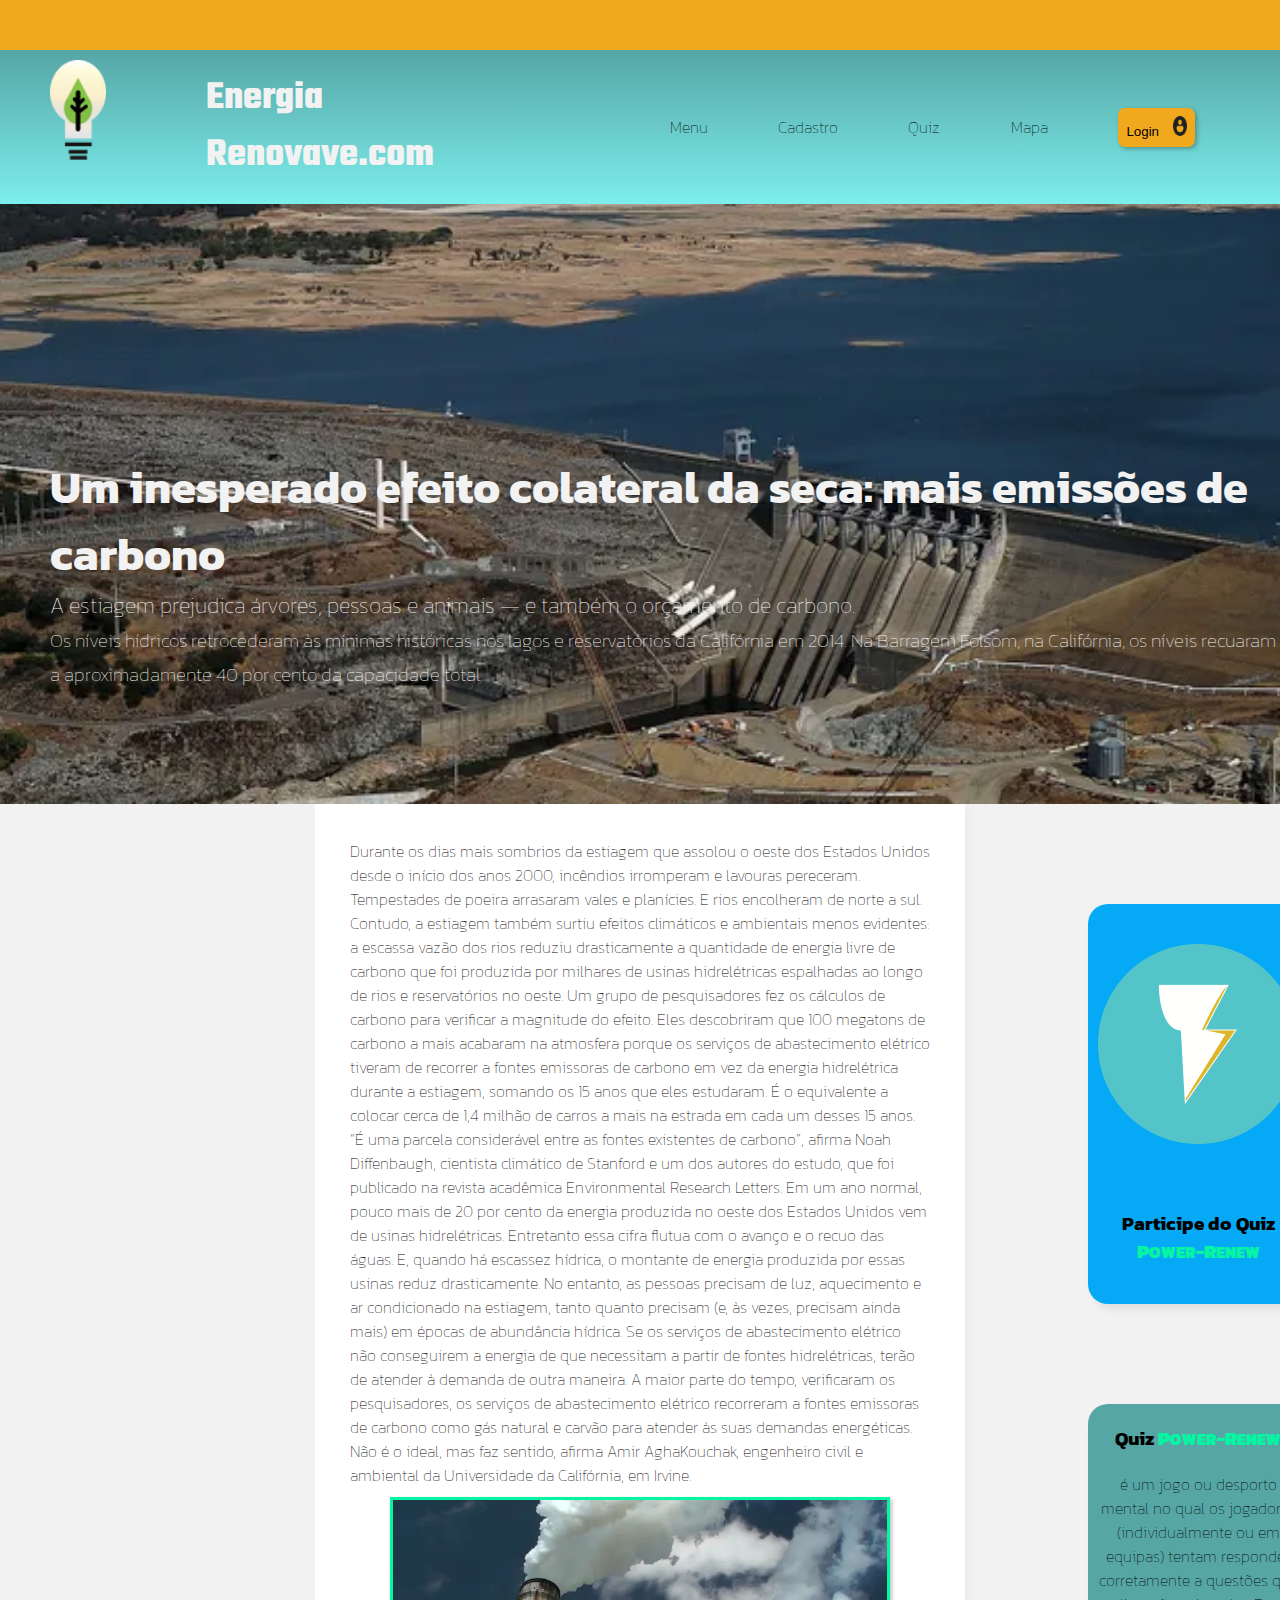
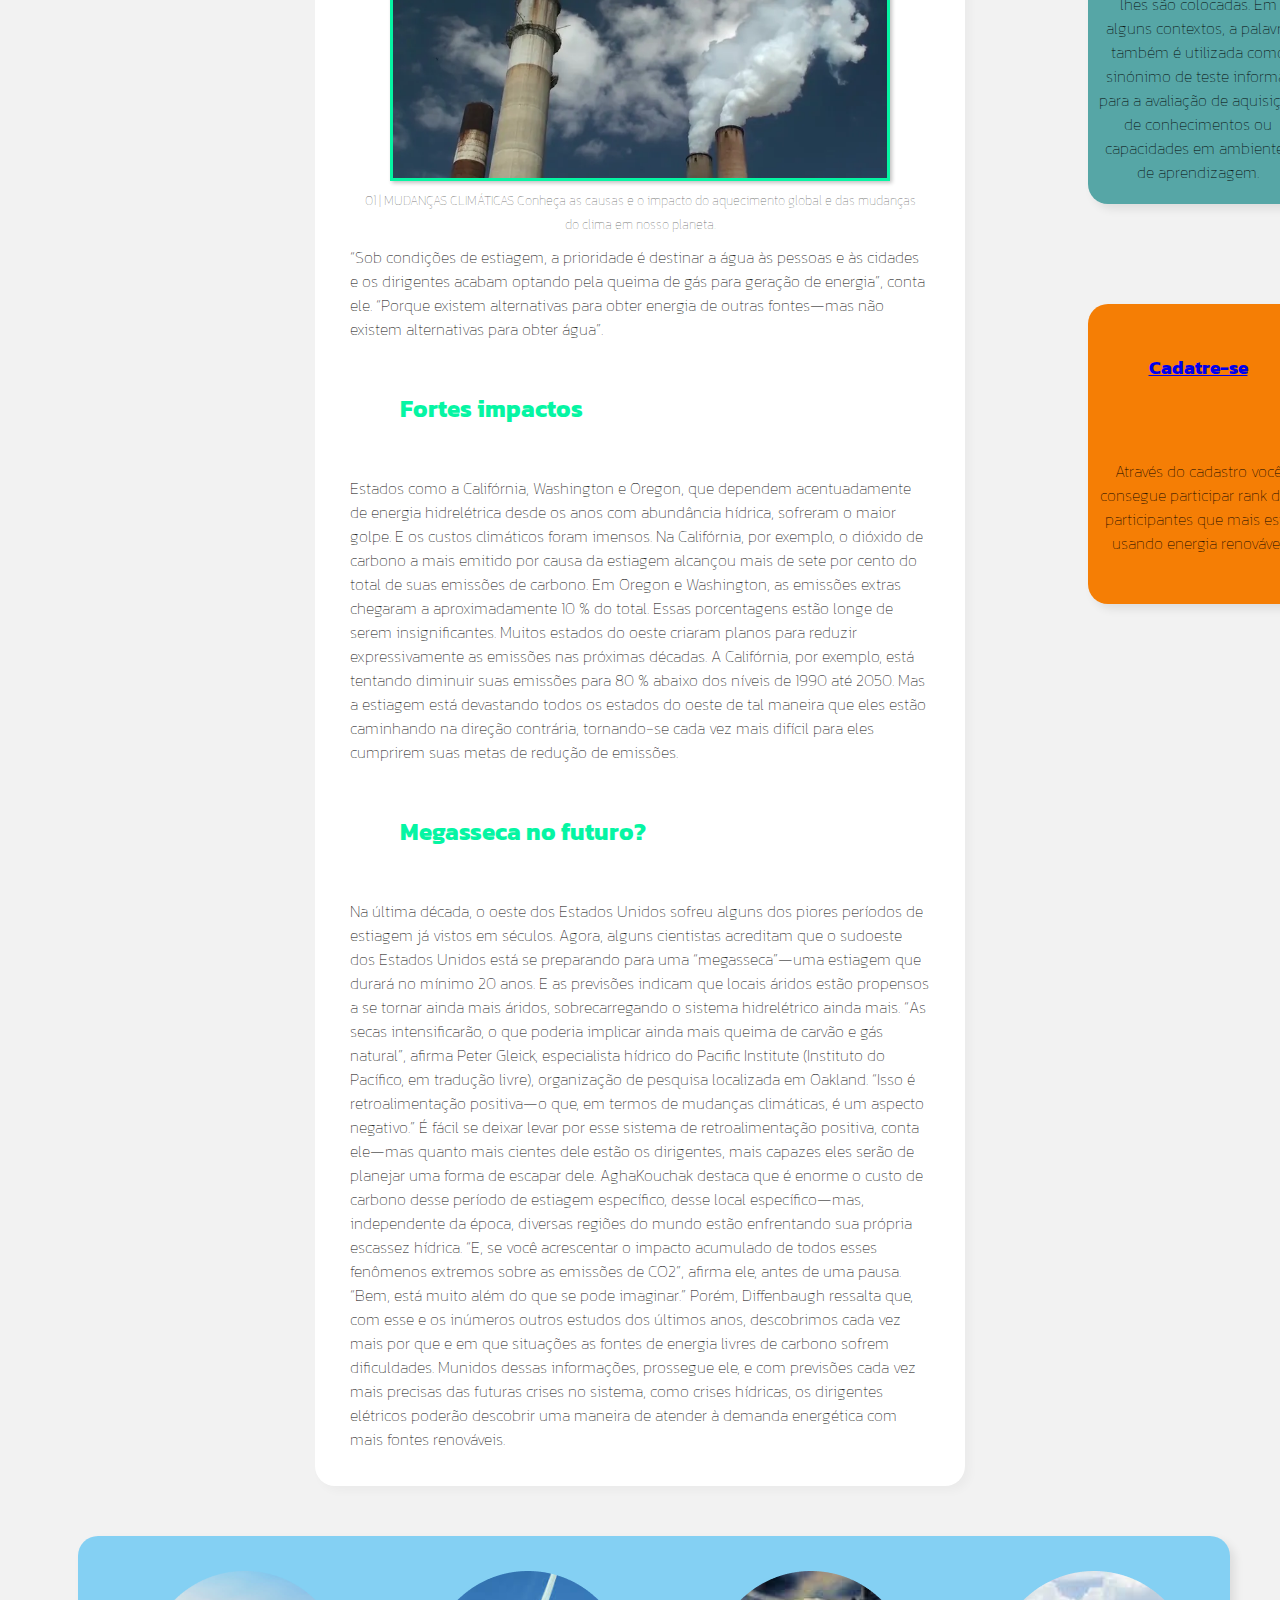
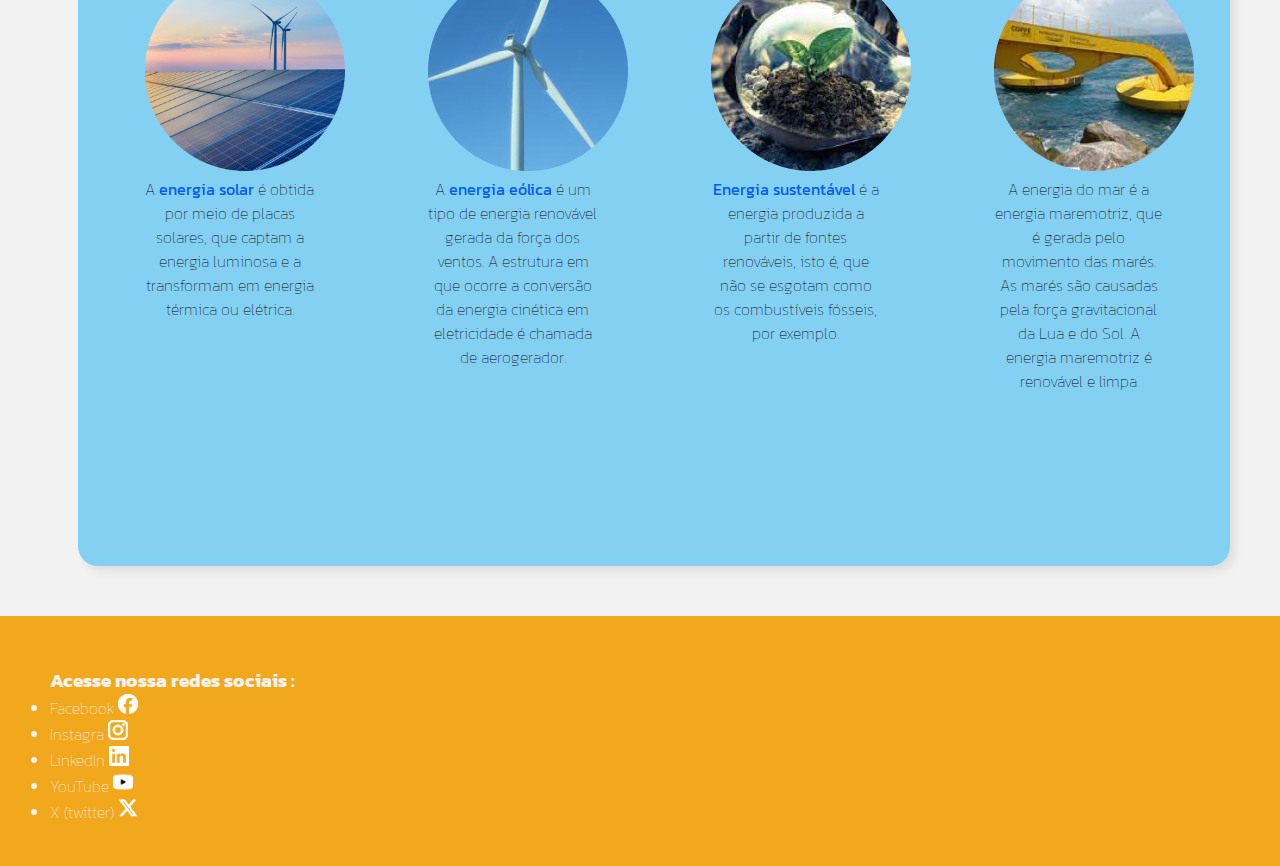
<file: progeto_energy-home/page5.html>
<!DOCTYPE html>
<html lang="pt-br">
<head>
    <meta charset="UTF-8">
    <meta name="viewport" content="width=device-width, initial-scale=1.0">
    <title>Energia Renovavel.com </title>
    <!-- link CSS -->
    <link rel="stylesheet" href="css/style.css">
    <!-- link font-family -->
    <link rel="preconnect" href="https://fonts.googleapis.com">
    <link rel="preconnect" href="https://fonts.gstatic.com" crossorigin>
    <link href="https://fonts.googleapis.com/css2?family=Montserrat:ital,wght@0,100;0,300;0,500;0,900;1,300&family=Syne+Mono&display=swap" rel="stylesheet">
    <link rel="preconnect" href="https://fonts.googleapis.com">
    <link rel="preconnect" href="https://fonts.gstatic.com" crossorigin>
    <link href="https://fonts.googleapis.com/css2?family=Kanit&family=Teko:wght@300;500&display=swap" rel="stylesheet">
    <!-- Font Awesome -->
    <link rel="stylesheet" href="https://cdnjs.cloudflare.com/ajax/libs/font-awesome/5.15.4/css/all.min.css">
    <link rel="stylesheet" href="https://cdnjs.cloudflare.com/ajax/libs/font-awesome/4.7.0/css/font-awesome.min.css">
    <!-- icons.... -->
    <link rel="shortcut icon" href="img/favicon.ico" type="image/x-icon">
     <!-- Javascript -->
     <script src="js/script.js" defer ></script>

</head>
<body>
    <!-- menu de navegação e interação -->
    <nav class="menu-navegar">
        <div class="menu-navegar-div">
            <img class="menu-navegar-img" src="./img/Group 1.png" alt="Lâmpada com folha verde dentro  ">
            <h2 class="menu-navegar-titulo">
                Energia <br> Renovave.com
            </h2>
            <ul class="menu-navegar-lista " type="none">
                <li id="menu-lista" class="menu-bar"  >
                    Menu
                    <nav class="nav" id="nav">
                        <ul>
                          <li><a href="page2.html">Energia sustentável</a></li>
                          <li><a href="page3.html">Energia eólica</a></li>
                          <li><a href="page4.html">Energia do mar</a></li>
                          <li><a href="page5.html">Energia hidrelétrica</a></li>
                        </ul>
                      </nav>
                      
                          
                </li>
                <li id="cadastro-lista">Cadastro</li>
                <li id="quiz-lista">Quiz</li>
                <li id="mapa-lista">Mapa

                </li>
                <li id="li-btn">
                    <button  id="porta_1" class="menu-navegar-lista-btn">
                        Login
                        <img class="img-login" src="./img/🦆 icon _Person Circle_.png" alt="um cilueta de uma pessoa no circulo">
                    </button> 
                </li>
            </ul>
        
            <!-- menu huburguer fica escondido quando screen tamanho adequado para tela de computador já quando diminue o tamanho ele aparece e menu-nagar-lisata desaparece   -->
            <span class="menu-secreto">
                <div id="menu-sec">
                    <div id="menu-bar-sec" onclick="menuOnClick()">
                      <div id="bar1" class="bar-sec"></div>
                      <div id="bar2" class="bar-sec"></div>
                      <div id="bar3" class="bar-sec"></div>
                    </div>
                    <nav class="nav-sec" id="nav-sec">
                      <ul>
                        <li>
                            <a href="page2.html">Energia sustentável</a>
                        </li>
                          <li>
                            <a href="page3.html">Energia eólica</a>
                        </li>
                          <li>
                            <a href="page4.html">Energia do mar</a>
                        </li>
                          <li>
                            <a href="page5.html">Energia hidrelétrica</a>
                        </li>
                        <li>
                            <a href="cadastro/index.html">Castrar-se</a>
                        </li>
                        <li>
                            <a href="quizPower/index.html">Quiz</a>
                        </li>
                        <li>
                            <a href="mapa.html">Mapa</a>
                        </li>
                        <li>
                            <a href="login.html">Login</a>
                        </li>
                          
                          
                      </ul>
                    </nav> 
                  </div>
                  
                  <div class="menu-bg" id="menu-bg"></div>



                <!-- <span id="li-btn">'
                    <button id="porta_2" class="menu-navegar-lista-btn">
                        Login
                        <img class="img-login" src="./img/🦆 icon _Person Circle_.png" alt="um cilueta de uma pessoa no circulo">
    
                    </button> 
                </span>
                
            </span> -->
        </div>
    </nav>
    <div id="container-logar">

    </div>
    <!-- conteúdo principal  meu main..... -->
    <main id="container">
        <div class="container-div5" >
            <h1 id="titulo" >
                Um inesperado efeito colateral da seca: mais emissões de carbono</h1>
            <p class="container-para">
                A estiagem prejudica árvores, pessoas e animais — e também o orçamento de carbono.</p>
            
            <span class="container-para-span">
                <small>Os níveis hídricos retrocederam às mínimas históricas nos lagos e reservatórios da Califórnia em 2014. Na Barragem Folsom, na Califórnia, os níveis recuaram a aproximadamente 40 por cento da capacidade total.</small>
            </span>
        </div>
        <section class="container-section">
            <p class="container-para ">
                Durante os dias mais sombrios da estiagem que assolou o oeste dos Estados Unidos desde o início dos anos 2000, incêndios irromperam e lavouras pereceram. Tempestades de poeira arrasaram vales e planícies. E rios encolheram de norte a sul.
                
                Contudo, a estiagem também surtiu efeitos climáticos e ambientais menos evidentes: a escassa vazão dos rios reduziu drasticamente a quantidade de energia livre de carbono que foi produzida por milhares de usinas hidrelétricas espalhadas ao longo de rios e reservatórios no oeste.
                
                Um grupo de pesquisadores fez os cálculos de carbono para verificar a magnitude do efeito. Eles descobriram que 100 megatons de carbono a mais acabaram na atmosfera porque os serviços de abastecimento elétrico tiveram de recorrer a fontes emissoras de carbono em vez da energia hidrelétrica durante a estiagem, somando os 15 anos que eles estudaram. É o equivalente a colocar cerca de 1,4 milhão de carros a mais na estrada em cada um desses 15 anos.
                
                “É uma parcela considerável entre as fontes existentes de carbono”, afirma Noah Diffenbaugh, cientista climático de Stanford e um dos autores do estudo, que foi publicado na revista acadêmica Environmental Research Letters.
                
                Em um ano normal, pouco mais de 20 por cento da energia produzida no oeste dos Estados Unidos vem de usinas hidrelétricas. Entretanto essa cifra flutua com o avanço e o recuo das águas. E, quando há escassez hídrica, o montante de energia produzida por essas usinas reduz drasticamente.
                
                No entanto, as pessoas precisam de luz, aquecimento e ar condicionado na estiagem, tanto quanto precisam (e, às vezes, precisam ainda mais) em épocas de abundância hídrica. Se os serviços de abastecimento elétrico não conseguirem a energia de que necessitam a partir de fontes hidrelétricas, terão de atender à demanda de outra maneira. A maior parte do tempo, verificaram os pesquisadores, os serviços de abastecimento elétrico recorreram a fontes emissoras de carbono como gás natural e carvão para atender às suas demandas energéticas.
                
                Não é o ideal, mas faz sentido, afirma Amir AghaKouchak, engenheiro civil e ambiental da Universidade da Califórnia, em Irvine.
            </p>
            <div class="box-img-page2">
                <picture>

                    <source media="(max-width:400px )" srcset="./img/chamine-pq.jpg" >

                    <source media="(max-width: 790px )" srcset="./img/chamine-md.jpg" >
                    
                    
                    <img class="img-page2" src="./img/chamine.webp" alt="Chamine saindo muita fumaça...">
                </picture>
                <span class="container-span">
                    <br>
                    <small>01 | MUDANÇAS CLIMÁTICAS
                    Conheça as causas e o impacto do aquecimento global e das mudanças do clima em nosso planeta.
                    </small>
                </span>
            </div>
            <p class="container-para">
                “Sob condições de estiagem, a prioridade é destinar a água às pessoas e às cidades e os dirigentes acabam optando pela queima de gás para geração de energia”, conta ele. “Porque existem alternativas para obter energia de outras fontes—mas não existem alternativas para obter água”.
            </p>
            <h2 class="container-titulo">Fortes impactos</h2>
            <p class="container-para">
                Estados como a Califórnia, Washington e Oregon, que dependem acentuadamente de energia hidrelétrica desde os anos com abundância hídrica, sofreram o maior golpe. E os custos climáticos foram imensos. Na Califórnia, por exemplo, o dióxido de carbono a mais emitido por causa da estiagem alcançou mais de sete por cento do total de suas emissões de carbono. Em Oregon e Washington, as emissões extras chegaram a aproximadamente 10 % do total.
                
                Essas porcentagens estão longe de serem insignificantes. Muitos estados do oeste criaram planos para reduzir expressivamente as emissões nas próximas décadas. A Califórnia, por exemplo, está tentando diminuir suas emissões para 80 % abaixo dos níveis de 1990 até 2050. Mas a estiagem está devastando todos os estados do oeste de tal maneira que eles estão caminhando na direção contrária, tornando-se cada vez mais difícil para eles cumprirem suas metas de redução de emissões.
            </p>
            <h2 class="container-titulo">Megasseca no futuro?</h2>
            <p class="container-para">
                Na última década, o oeste dos Estados Unidos sofreu alguns dos piores períodos de estiagem já vistos em séculos. Agora, alguns cientistas acreditam que o sudoeste dos Estados Unidos está se preparando para uma “megasseca”—uma estiagem que durará no mínimo 20 anos. E as previsões indicam que locais áridos estão propensos a se tornar ainda mais áridos, sobrecarregando o sistema hidrelétrico ainda mais.
                
                “As secas intensificarão, o que poderia implicar ainda mais queima de carvão e gás natural”, afirma Peter Gleick, especialista hídrico do Pacific Institute (Instituto do Pacífico, em tradução livre), organização de pesquisa localizada em Oakland. “Isso é retroalimentação positiva—o que, em termos de mudanças climáticas, é um aspecto negativo.”
                
                É fácil se deixar levar por esse sistema de retroalimentação positiva, conta ele—mas quanto mais cientes dele estão os dirigentes, mais capazes eles serão de planejar uma forma de escapar dele.
                
                AghaKouchak destaca que é enorme o custo de carbono desse período de estiagem específico, desse local específico—mas, independente da época, diversas regiões do mundo estão enfrentando sua própria escassez hídrica. “E, se você acrescentar o impacto acumulado de todos esses fenômenos extremos sobre as emissões de CO2”, afirma ele, antes de uma pausa. “Bem, está muito além do que se pode imaginar.”
                
                Porém, Diffenbaugh ressalta que, com esse e os inúmeros outros estudos dos últimos anos, descobrimos cada vez mais por que e em que situações as fontes de energia livres de carbono sofrem dificuldades. Munidos dessas informações, prossegue ele, e com previsões cada vez mais precisas das futuras crises no sistema, como crises hídricas, os dirigentes elétricos poderão descobrir uma maneira de atender à demanda energética com mais fontes renováveis.
            </p>
        
       
        </section>
        <!-- Assuntos  corelacionado com materia principal informação lateral..... -->
        <aside class="container-aside">
    
            <div class="container-aside-quiz-div">
                <a href="./quizPower/index.html">
                    <img src="./img/logo.png" alt="logo com raio meio de um circulo azul">
                </a>
                <h3 class="container-aside-quiz-titulo" >
                    Participe do Quiz <strong>P<small>OWER</small>-R<small>ENEW</small></strong>
                </h3>
            </div>
            <div class="container-aside-quiz-div-seg">
                <h3 class="container-aside-quiz-titulo-seg">
                    Quiz <strong>P<small>OWER</small>-R<small>ENEW</small></strong>
                </h3>
                <p class="container-aside-quiz-para">
                    é um jogo ou desporto mental no qual os jogadores (individualmente ou em equipas) tentam responder corretamente a questões que lhes são colocadas. Em alguns contextos, a palavra também é utilizada como sinónimo de teste informal para a avaliação de aquisição de conhecimentos ou capacidades em ambientes de aprendizagem.
                </p>
            </div>
            <div class="container-aside-cadastro">
                <h3 class="container-aside-cadastro-titulo">
                    <a  href="./cadastro/index.html">Cadatre-se </a>
                </h3>
                <p class="container-aside-cadastro-para">
                    Através do cadastro você consegue participar rank dos participantes que mais está usando energia renovável
                </p>
            </div>
        </aside>
        <!-- Barra no meio pagina para dá acesso outros assuntos do site  -->
        <section class="container-nav">
            <div class="container-nav-p1">
               <a class="container-nav-p1-link" href="./index.html">  
                 <img src="./img/Rectangle 2.png" alt="Placas solares geradores de energia  ">
               </a>
               <p class="container-nav-p1-para">
                 A <strong>energia solar</strong> é obtida por meio de placas solares, que captam a energia luminosa e a transformam em energia térmica ou elétrica. 
              </p>
            </div>
            <div class="container-nav-p3">
               <a class="container-nav-p3-link" href="./page3.html">
                 <img src="./img/eolica.png" alt="turbina eólica branca">
                </a>
               <p class="container-nav-p3-para">
                 A <strong>energia eólica</strong> é um tipo de energia renovável gerada da força dos ventos. A estrutura em que ocorre a conversão da energia cinética em eletricidade é chamada de aerogerador.
               </p>
            </div>
            <div class="container-nav-p2" >
                    <a class="container-nav-p2-link" href="./page2.html">
                           <img src="./img/Sustentavel.png" alt="imagem lâmpada com broto de folha dentro ">
                    </a>
                    <p class="container-nav-p2-para">
                    
                        <strong>Energia sustentável</strong> é a energia produzida a partir de fontes renováveis, isto é, que não se esgotam como os combustíveis fósseis, por exemplo.
                    </p>
            </div>
            <div class="container-nav-p4">
        
                    <a class="container-nav-p4-link" href="./page4.html">
                        <img src="./img/ener-mar.png" alt="fonte de energia renoavavel pelo mar">
                    </a>
                    <p class="container-nav-p4-para">
                        A energia do mar é a energia maremotriz, que é gerada pelo movimento das marés. As marés são causadas pela força gravitacional da Lua e do Sol. A energia maremotriz é renovável e limpa
                    </p>
            </div>
        </section>
    
    </main>
    <footer id="final">
        <h3 class="final-titulo">Acesse  nossa  redes sociais :</h3>
        <ul class="final-lista">
            <li>Facebook  <img class="social" src="img/Social Icons (Community)/face.png" alt=""></li>
            
            <li>Instagra <img class="social" src="img/Social Icons (Community)/instagram.png" alt=""></li>
            
            <li>LinkedIn <img class="social" src="img/Social Icons (Community)/linkedIn.png" alt=""></li>
            
            <li>YouTube <img class="social" src="img/Social Icons (Community)/youtube.png" alt=""></li>
            
            <li>X (twitter) <img class="social" src="img/Social Icons (Community)/x.png" alt=""></li>
        </ul>
    </footer>
    
</body>
</html>
</file>
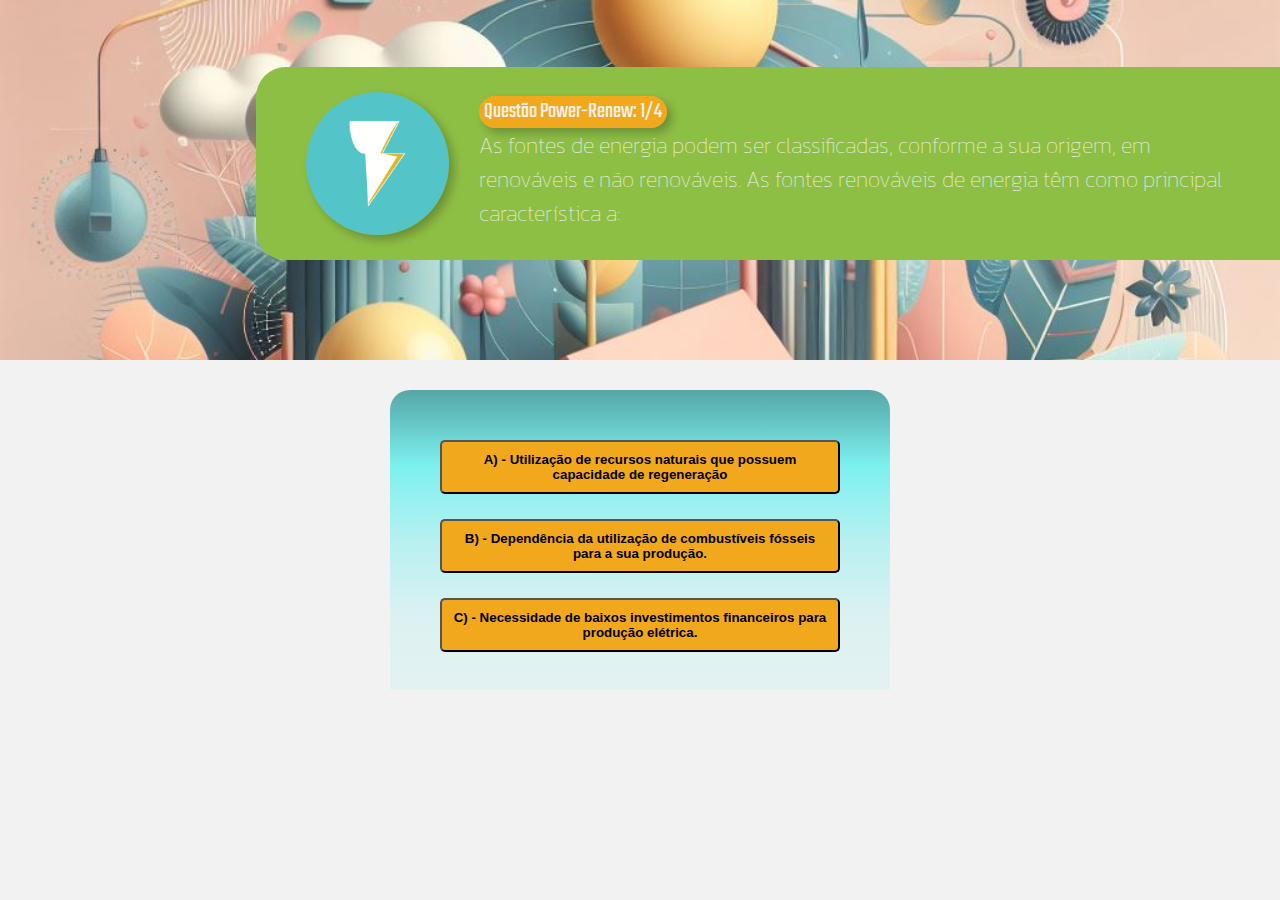
<file: progeto_energy-home/quizPower/quiz.html>
<!DOCTYPE html>
<html lang="pt-br">
<head>
    <meta charset="UTF-8">
    <meta name="viewport" content="width=device-width, initial-scale=1.0">
    <title>Energia Renovavel.com </title>
    <title>Energia Renovavel.com </title>
    <!-- link CSS -->
    <link rel="stylesheet" href="../css/style.css">
    <link rel="stylesheet" href="style-quiz.css">
    <!-- link font-family -->
    <link rel="preconnect" href="https://fonts.googleapis.com">
    <link rel="preconnect" href="https://fonts.gstatic.com" crossorigin>
    <link href="https://fonts.googleapis.com/css2?family=Montserrat:ital,wght@0,100;0,300;0,500;0,900;1,300&family=Syne+Mono&display=swap" rel="stylesheet">
    <link rel="preconnect" href="https://fonts.googleapis.com">
    <link rel="preconnect" href="https://fonts.gstatic.com" crossorigin>
    <link href="https://fonts.googleapis.com/css2?family=Kanit&family=Teko:wght@300;500&display=swap" rel="stylesheet">
    <!-- Font Awesome -->
    <link rel="stylesheet" href="https://cdnjs.cloudflare.com/ajax/libs/font-awesome/5.15.4/css/all.min.css">
    <link rel="stylesheet" href="https://cdnjs.cloudflare.com/ajax/libs/font-awesome/4.7.0/css/font-awesome.min.css">
    <!-- icons.... -->
    <link rel="shortcut icon" href="img/favicon.ico" type="image/x-icon">

    <!-- javaScript interação do site quiz  -->
    <script src="js/script.js" type="module" defer></script>
   
</head>
<body>
    <!-- menu de navegação e interação -->
   <!-- <nav class="menu-navegar">
    
    <div class="menu-navegar-div">
      <img class="menu-navegar-img" src="../img/Group 1.png" alt="Lâmpada com folha verde dentro  ">
      <h2 class="menu-navegar-titulo">
          Energia <br> Renovave.com
      </h2>
      <ul class="menu-navegar-lista " type="none">
          <li>Menu</li>
          <li>Cadastro</li>
          <li>Quiz</li>
          <li>Mapa</li>
          <li class="li-btn"><button class="menu-navegar-lista-btn"><i class="fa fa-sign-in">Login</i></button> <img src="../img/🦆 icon _Person Circle_.png" alt="um cilueta de uma pessoa no circulo"></li>
      </ul>
       menu huburguer fica escondido quando screen tamanho adequado para tela de computador já quando diminue o tamanho ele aparece e menu-nagar-lisata desaparece   -->
      <!-- <span class="menu-secreto">
          <button><i class="fa fa-bars"></i></button>
          <span class="li-btn"><button class="menu-navegar-lista-btn"><i class="fa fa-sign-in">Login</i></button> </span>
          
      </span>
    </div>
  </nav> --> 
  <!-- parte do menu da pagina  quiz  -->
  <div class="menu-quiz">
      <div class="menu-quiz-box3">
          <img class="img1" src="../img/logo.png" alt="logo um raio meio de um circulo">
          <div class="box-interativo">
             <span class="interação"></span>
             <p class="para-quiz"></p> 
             
          </div>
        </div>
   </div>
   <main id="container-quiz">
        <section class="container-section-quiz2"> 
            <div class="container-div-quiz2" >
                <div id="popup" class="">
                </div>
                <span class="questoes"></span>
                <span class="respostas"></span>
            </div>
            <div class="final">
                <button class="reniciar"><i class="fa fa-redo"></i>Reniciar</button>
                <button class="proximo"><i class="fa fa-level-up"></i>Proximo nivel</button>
                <span></span>
                <button class="inicial"><i class="fa fa-home"></i>Pagina Inicial</button>
            </div>
        </section>
        <!-- <div class="container-div-quiz">
            <button class="btn-quiz-sair" onclick="window.open('./index.html')">Sair <i class="fa fa-sign-out"></i></button>
            <button class="btn-quiz-voltar" ><i class="fa fa-arrow-left"></i> Voltar</button>
            <button class="btn-quiz-entrar" >Respoder </button>
        </div> -->
    </main>
    
     <!-- rodapé da pagina com rede sociais principais  -->
     <!-- <footer id="final">
        <h3 class="final-titulo">Acesse  nossa  redes sociais :</h3>
        <ul class="final-lista">
            <li>Facebook  <img class="social" src="img/Social Icons (Community)/face.png" alt=""></li>
            
            <li>Instagra <img class="social" src="img/Social Icons (Community)/instagram.png" alt=""></li>
            
            <li>LinkedIn <img class="social" src="img/Social Icons (Community)/linkedIn.png" alt=""></li>
            
            <li>YouTube <img class="social" src="img/Social Icons (Community)/youtube.png" alt=""></li>
            
            <li>X (twitter) <img class="social" src="img/Social Icons (Community)/x.png" alt=""></li>
        </ul>
    </footer> -->
    
</body>
</html>
</file>
<file: progeto_energy-home/css/style.css>
*{
    margin: 0;
    padding: 0;
    box-sizing: border-box;
    
}
:root{
    --font0:'Montserrat', sans-serif;
    --font1:'Syne Mono', monospace;
    --font2: 'Kanit', sans-serif;
    --font3: 'Teko', sans-serif;
    --cor0:#56A6A6;
    --cor1:#05F5A3;
    --cor2:#05A9F5;
    --cor3:#055DF5;
    --cor4:#8EBF45;
    --cor5:#F57E05;
    --cor6:#F2A81D;
    --cor7:#F5BE05;
    --cor8:#F2F2F2;
    --cor9:#8F5656;
    --cor10:#330A0A;
    --cor11:#0D0D0D;
}
body{
    
    background-color: #F2F2F2;
    font-family: var(--font2) 
    ; font-weight: lighter;
}
/* navegação */
.menu-navegar{
    
    background-color: var(--cor6);
    padding-top: 50px;
}
.menu-navegar-div{
    max-width: 1472px;
    min-height: 135px;
    padding:10px 50px ;
    display: flex;
    column-gap: 50px  ;
   
    background-image: linear-gradient(180deg,var(--cor0) ,#7aefeffb  );
}
/* menu do quiz que diferente da paginas corretes  */

.menu-cadastrar{
    width:100vw;
    display: flex;
    justify-content: center;
    align-items: center;
    background-image: url("../img/solar.png");
    background-position: center center;
    background-attachment: fixed;
    background-size:cover ;
    padding-left: 50px;
    padding-top: 67px;
    color: var(--cor8);
    font-size: 1.4rem;
    height: 400px;
}
.menu-cadastrar> h1{
    background-color: #0d0d0d59;
    padding: 20px ;
    border-radius: 20px;
}







/* finaliza parte quiz....... */

.menu-navegar-img{
    width: 60px ;
    height: 100px ;
}
.menu-navegar-titulo{
    margin: 10px 0px 10px 50px  ;
    font-family: var(--font3);
    font-weight: 900;
    font-size: 2.5rem;
    color: var(--cor8);
    margin-right:150px ;
    

}

.menu-navegar-lista{
    width: 700px;
    display: flex;
    justify-content: space-around;
    align-items: center;
    cursor: pointer;

}
.menu-navegar-lista > li{
    display: flex;
    flex-direction: column;

}


.menu-navegar-lista li:hover  {
    border-bottom: 4px solid var(--cor6);
   
}
#li-btn {
   
    
    background-color: var(--cor6);
    padding: 5px;
    border-radius: 7px;
    box-shadow: 2px 2px 4px rgba(0, 0, 0, 0.281);

}
.menu-navegar-lista-btn{
    padding: 3px;
    font-weight: bolder;
    border: none;
    background-color: var(--cor6);
    cursor: pointer;
   

}
.img-login{
    margin-left: 10px;
    height: 20px;
}
#li-btn:hover{
  
    background-color: var(--cor5);
    transition: 0.3s;

}
.menu-navegar-lista-btn:hover{
    font-weight: bolder;
    color: var(--cor8);
    background-color: var(--cor5);
    transition: .3s;
    font-size: 1rem;
}

/* teste.... */


/* popup..................*/
.fechar{
    margin-left: 450px;
    margin-top: 6.5px;
   
}
.fechar button{
    background-color:  red;
    font-weight: bold;
    color: #0D0D0D;
    padding: 3.5px;
}

  
  #popup{
      padding: 50px;
      display: flex;
      justify-content: center;
      align-items: center;
      font-family: var(--font2);       
      font-weight: lighter;
      position: fixed;
      right: 300px;
      left: 300px;
     
  }
  .container-login{
      background-color:rgba(174, 174, 174, 0.988);
      border-radius: 10px ;
      box-shadow: 2px 2px 6px rgba(0, 0, 0, 0.276);
      display: flex;
      flex-direction: column;
      justify-content: space-around;
      align-items: center;
      width: 500px;
      height: 300px;
      padding: 0;
      
      
  }
  .btn-logar{
      margin: 20px auto;
      width: 250px;
      height: 40px;
      font-family: var(--font3);
      border-radius: 5px;
      background-color:var(--cor2);
      font-weight:bolder ;
      padding: 3px 10px;
      border:2px solid #0D0D0D;
      box-shadow: 2px 2px 4px rgba(0, 0, 0, 0.313) ;

  }
  .final-login{
      display: flex;
      justify-content: center;
      column-gap: 18px;
      align-items: center;
      background-color: rgba(128, 128, 128, 0.698);
      color: white;
      width: 500px;
      padding: 25px;
  }
  .btn-cadastrar-login{
      
      font-family: var(--font3);
      border-radius: 5px;
      background-color:var(--cor6);
      font-weight:bolder ;
      padding: 3px 10px;
      border:2px solid #0D0D0D;
      box-shadow: 2px 2px 4px rgba(0, 0, 0, 0.313) ;


  }
  form{
      display: flex;
      flex-direction: column;
      justify-content: space-around;
     
  }


/* menu lista .......... */

#menu {
    z-index: 2;
  }
  
  
  .nav {
    z-index: 1;
    border-radius:15px;
    box-shadow: 2px 2px 6px rgba(0, 0, 0, 0.163);
    background-color: #F2A81D;
    transition: 0.5s ease;
    display: none;
    
  }
 
 
  
  .nav ul {
    padding: 0 22px;
  }
  
  .nav li {
    list-style: none;
    padding: 12px 0;
  }
  
  .nav li a {
    color: white;
    font-size: 20px;
    text-decoration: none;
  }
  
  .nav li a:hover {
    font-weight: bold;
  }
  
  .menu-bg, #menu {
    top: 50;
    left: 700;
    position: absolute;
  }
  
 
  .change {
    display: block;
   
  }
  
 /* ....................... */
.menu-secreto{
   justify-content: space-around;
    width:400px ;
    margin: auto;
    display: none;
}
.menu-secreto>.img-login{
    margin-left: 10px;
    height: 20px;
   
}

.bars{
    
    border: none;
    font-size: 1.5rem;
    background-color: rgba(255, 255, 255, 0);
}

/* pater responsiva do menu das paginas   */

@media (max-width:999px) {
    .menu-navegar-div{
        column-gap: 20px;
    }
   


    .menu-navegar-lista {
        display: none;
    }
   
    .menu-secreto{
        display: flex;
    }
    .menu-navegar-titulo{
        margin: 10px 50px ; 
    }

    
}
@media(max-width:650px){
    .menu-navegar-titulo{
        margin: 0px;
    }
    .menu-secreto >#li-btn{
        display: none;
    }
   
    .menu-secreto>button{
        width: 25px;
    }

}
@media(max-width:430px){
    .menu-navegar-div{
        column-gap: 40px;
        padding: 10px;
    }
    .menu-navegar-titulo{
        font-size: 1.5rem ;
    }
    .menu-navegar-img{
        width: 30px;
        height: 50px;
    }
   



}

/* menu secreto....... */


#menu-sec {
    z-index: 2;
  }
  
  #menu-bar-sec {
    width: 45px;
    height: 40px;
    margin: 30px 0 20px 20px;
    cursor: pointer;
  }
  
  .bar-sec {
    height: 5px;
    width: 100%;
    background-color: #F57E05 ;
    display: block;
    border-radius: 5px;
    transition: 0.3s ease;
  }
  
  #bar1 {
    transform: translateY(-4px);
  }
  
  #bar3 {
    transform: translateY(4px);
  }
  
  .nav-sec{
    transition: 0.3s ease;
    display: none;
  }
  
  .nav-sec ul {
    padding: 0 22px;
  }
  
  .nav-sec li {
    list-style: none;
    padding: 12px 0;
  }
  
  .nav-sec li a {
    color: white;
    font-size: 20px;
    text-decoration: none;
  }
  
  .nav-sec li a:hover {
    font-weight: bold;
  }
  
  .menu-bg, #menu-sec {
    top: 20;
    left: 60;
    
    position: absolute;
  }
  
  .menu-bg {
    z-index: 1;
    width: 0;
    height: 0;
    margin: 30px 0 20px 20px;
    background: radial-gradient(circle, var(--cor0), #7aefeffb);
    border-radius: 20px;
    transition: 0.3s ease;
  }
  
  .change {
    display: block;
  }
  
  .change .bar {
    background-color: white;
  }
  
  .change #bar1 {
    transform: translateY(4px) rotateZ(-45deg);
  }
  
  .change #bar2 {
    opacity: 0;
  }
  
  .change #bar3 {
    transform: translateY(-6px) rotateZ(45deg);
  }
  
  .change-bg {
    width: 200px;
    height: 650px;
    transform: translate(-10%,-5%);
  }
/* ............ */





/* corpo main --------------------------*/

#container{
    display: grid;
    grid-template-columns: 1fr 35% 35% 1fr  ;

    grid-row: 20% 1fr 10%;
}

@media (max-width:732px) {
    #container{ display: flex;
        flex-direction: column;


    }
    
}
/* Quiz........ */
#container-quiz,#container-cadastrar{
    display: flex;
    flex-direction: column;
    align-items: center;
};




/* parte responsiva do corpo da pagina main.... */






@media (max-width:732px) {
    #container{ display: flex;
        flex-direction: column;


    }
    
}

/* estilição unitaria ou especifica para cada pagina   */

.container-div{
    
    width:100vw;
    grid-column-start: 1;
    grid-column-end: 5;
    height: 600px;
    background-image: url("../img/nationalgeographic2626620 1.png");
    background-position: center center;
    background-attachment: fixed;
    background-size:cover ;
    padding-left: 50px;
    padding-top: 250px;
    color: var(--cor8);
    font-size: 1.4rem;
    
}
.container-div2{
    
    width:100vw;
    grid-column-start: 1;
    grid-column-end: 5;
    height: 600px;
    background-image: url("../img/2012-038104-lg.webp");
    background-position: center center;
    background-attachment: fixed;
    background-size:cover ;
    padding-left: 50px;
    padding-top: 250px;
    color: var(--cor8);
    font-size: 1.4rem;
    
}
.container-div3{
    
    width:100vw;
    grid-column-start: 1;
    grid-column-end: 5;
    height: 600px;
    background-image: url("../img/eolica.webp");
    background-position: center center;
    background-attachment: fixed;
    background-size:cover ;
    padding-left: 50px;
    padding-top: 250px;
    color: var(--cor8);
    font-size: 1.4rem;
    
}
.container-div4{
    
    width:100vw;
    grid-column-start: 1;
    grid-column-end: 5;
    height: 600px;
    background-image: url("../img/Usina-de-Ondas-Pecem.webp");
    background-position: center center;
    background-attachment: fixed;
    background-size:cover ;
    padding-left: 50px;
    padding-top: 250px;
    color: var(--cor8);
    font-size: 1.4rem;
    
}
.container-div5{
    
    width:100vw;
    grid-column-start: 1;
    grid-column-end: 5;
    height: 600px;
    background-image: url("../img/01_drought_carbon_gettyimages-453835176.webp");
    background-position: center center;
    background-attachment: fixed;
    background-size:cover ;
    padding-left: 50px;
    padding-top: 250px;
    color: var(--cor8);
    font-size: 1.4rem;
    
}



.box-img-page2{
    padding: 10px;
   text-align: center;
   color:#0d0d0d9c;

}

.img-page2{
    margin: auto;
    max-width: 500px;
    min-width: 270px;
    box-shadow: 2px 2px 4px rgba(0, 0, 0, 0.247);
    border:3px solid #05F5A3;

}
.container-lista-page4{

    color: #05F5A3;
    font-weight: bolder;
    padding: 50px;
  

}

/* continuando parte do corpo main....... */


.container-section{
    grid-column: 2/4;
    max-width: 650px ;
    background-color: white;
    padding: 35px;
    box-shadow: 5px 5px 10px rgba(0, 0, 0, 0.033) ;
    margin: auto;
    border-radius: 0 0 20px 20px ;
}




/* quiz...... */


i{
    padding: 5px;
    font-weight: bolder;
}
.btn-save{
    margin: auto;
    font-family: var(--font3);
    border-radius: 5px;
   background-color:var(--cor2);
   font-weight:bolder ;
   padding: 3px 10px;
   border:2px solid #0D0D0D;
   box-shadow: 2px 2px 4px rgba(0, 0, 0, 0.313) ;

}

/* botão do site  */
.btn-save:hover{
    transition: .4s;
    color: white;
    background-color: var(--cor3);
}


.btn-quiz-voltar{
    font-family: var(--font3);
    border-radius: 5px;
   background-color:var(--cor7) ;
   font-weight:bolder ;
   padding: 3px 10px;
   border:2px solid #0D0D0D;
   box-shadow: 2px 2px 4px rgba(0, 0, 0, 0.313) ;

}
.btn-quiz-voltar:hover{
    transition: .4s;
    color: white;
    background-color: var(--cor5);

}
.btn-quiz-sair {
    font-family: var(--font3);
    border-radius: 5px;
   background-color:#F25244; 
   font-weight:bolder ;
   padding: 3px 10px;
   border:2px solid #0D0D0D;
   box-shadow: 2px 2px 4px rgba(0, 0, 0, 0.313) ;
}
.btn-quiz-sair:hover{
    transition: .4s;
    color: white;
    background-color: red;
}
.btn-quiz-entrar{
    font-family: var(--font3);
    border-radius: 5px;
   background-color:#8EBF45; 
   font-weight:bolder ;
   padding: 3px 10px;
   border:2px solid #0D0D0D;
   box-shadow: 2px 2px 4px rgba(0, 0, 0, 0.313) ;
}
.btn-quiz-entrar:hover{
    transition: .4s;
    color: white;
    background-color: green;

}
/* fim botão....... */





.container-titulo, .container-section-titulo, .container-section-titulo-seg , .container-artigo-titulo{
    color: #05F5A3;
    margin: 50px;
    

}
strong, em{
    color: #05F5A3;
}

.container-aside{
    margin-top: 100px;

}

@media (max-width:1000px) {
    .container-aside{
        font-size: .8rem;
    }
    
}
.container-aside-quiz-div, .container-aside-quiz-div-seg, .container-aside-cadastro {
    max-width: 282px;
    padding: 10px;
    margin: auto;
    text-align: center;
    margin-bottom: 100px;
    height: 400px;
    background-color:var(--cor2);
    display: flex;
    flex-direction: column;
    justify-content: space-around;
    border-radius: 20px;
    box-shadow: 5px 5px 10px rgba(0, 0, 0, 0.087);

}

.container-aside-quiz-div>a>img:hover{
    transition: 0.5;
    border-radius: 100px;
    border:2px solid #F2A81D;
    width: 208px;

}



.container-aside-quiz-div-seg{
   
    background-color: var(--cor0);

}
.container-aside-cadastro{
    
    height: 300px;
    background-color: var(--cor5);

}
.container-aside-cadastro> h3 > a:hover{
    text-decoration: none;
    background-color: #05A9F5;
    color: #F2F2F2;
    padding: 5px;
    border-radius: 5px;
}



.container-nav{
    
    padding: 10px ;
    grid-column: 1/5;
    display: flex;
    justify-content: space-around;
    flex-wrap: wrap ;
    width: 90vw;
    height: 70vh;
    margin: 50px auto;
    background-color: #05a9f576;
    border-radius: 20px;
    box-shadow: 5px 5px 10px rgba(0, 0, 0, 0.087);
   

    
   

}
@media(max-width:1000px){
   
    .container-nav> div > a > img{
     width: 100px;
    }
    .container-nav > div p{

        font-size: 0.7rem;
    }
    .container-nav{
        height: 90vh;
    }
    
  
   
    .container-nav >div{
        font-size: .8rem;
        width: 200px;
        height: 200px;
        margin-bottom: 50px;
    }

    
  
    
}
@media (max-width:512px) {
    .container-nav{
       margin: 10px auto  ;
       height: 1200px ;
    }

    
}

.container-nav > div{
    margin: 10px;
    padding: 15px;
    width: 200px ;
    height: 200px;
    margin-bottom: 50px;
    
    text-align: center;
    
    
}
.container-nav > div > p > strong{
color:var(--cor3);
}

    

.container-nav > div > a> img:hover{
    transition: 0.5;
    border-bottom:5px solid #F2A81D;
    width: 90px;
    padding-bottom: 10px ;
   
 
}

/* footer................ */
#final {
    background-color:#F2A81D;
    height: 250px;
    padding: 50px;
    color: #F2F2F2;
}
#final>ul>li:hover{
    background-color: var(--cor5);
    width: 105px;
    cursor: pointer;
    font-size: 1.1rem;
    padding: 2px 0px;
    border-radius: 3px;
    list-style-type: none;
    
}

#final>ul >li> img{
    width: 20px;
}
</file>
<file: progeto_energy-home/cadastro/cadastro_style.css>
#container-section-cadastrar{
    max-width: 650px ;
    background-color:rgba(167, 165, 165, 0.661);
    padding: 35px;
    box-shadow: 5px 5px 10px rgba(0, 0, 0, 0.225) ;
    border-radius: 20px 20px 20px 20px ;
    margin: 65px 0px;
    
   
}
 .form-part1,.form-part2,.form-part3{
    margin-bottom:20px ;
    border-bottom: 2px solid rgba(128, 128, 128, 0.201);
    
}


input{
     background-color: var(--cor8);
     border-radius: 6px ;
     height: 22px ;
     
     
}

#input-nome,#input-endereco,#input-email {
    width: 57% ;

}

label{
    position: relative;
    margin-bottom:.2rem ;
    
}
label:not(:first-of-type){
    margin-top: 1rem;
  }



/* ---------- Estilos dinâmicos ---------- */

.required-popup::after {
    content: "*Campo obrigatório";
    position: absolute;
    top:-22px;
    right:-105px;
    color: #DFDFDF;
    font-size: .65rem;
    padding: .2rem .3rem;
    width: auto;
    display: block;
    background-color: #202020;
  }

  .helper-text {
    display: none;
    font-size: .8rem;
    color: darkred;
  }
  input.error {
    border: solid 2px #992020;
    background-color: #CCBBBB;
    color: #662020;
  }
  
  input.correct {
    background-color: #BBCCBB;
    border: solid 2px #206620;
    color: #206620;
  }
  
  .visible {
    display: block;
  }

  .ivisible{
    display: none;
  }
  .divBox{
    margin: 50px  auto; 
    width: 300px;
    display: flex;
    flex-direction: column;
    align-items: center;
    justify-content: space-around;
    
    height:150px;
    text-align: center;
    background-color: orange;
    border-radius: 5px;
    box-shadow: 5px 5px 6px #20202028 ;
  }
  .divBox > p > small{
    color: #202020ae;
    font-style: italic;
  }
  .btn-home {
    font-family: var(--font3);
    border-radius: 5px;
   background-color:#7aefef; 
   font-weight:bolder ;
   padding: 3px 10px;
   border:2px solid #0D0D0D;
   box-shadow: 2px 2px 4px rgba(0, 0, 0, 0.313) ;
    font-size: 1rem;
  }
  .btn-home:hover{
    transition: .4s;
    color: white;
    background-color:#3dbdbd ;
  }
  #btn-voltar{
    margin: 25px ;
  }
  
/* ---------------------------------------- */
</file>
<file: progeto_energy-home/quizPower/style-quiz.css>
.menu-quiz{
   
    width:100vw;
    display: flex;
    justify-content: end;
    background-image: url("../img/imgAiRosa.jpeg");
    background-position: center center;
    background-attachment: fixed;
    background-size:cover ;
    padding-left: 50px;
    padding-top: 67px;
    color: var(--cor8);
    font-size: 1.4rem;
    height: 360px;

}

@media (min-width:491px) {
    .menu-quiz-box-secreto, .img2{
        display: none;
    }
    
}

@media (max-width:490px) {
    .menu-quiz {flex-direction: column;
    

}   .menu-quiz-box1{
    font-size: 1rem;
}
   .menu-quiz-box2{
   display: none;
   
}  .menu-quiz-box-secreto{
    display: block;
}
}
.menu-quiz-box1{
    margin: 0 auto;
    color: #fffffe;
    background-color: #0d0d0d0b;
  
   padding: 0px ;
   border-radius: 20px 0 0 20px;
}
.menu-quiz-box2{
    
    width: 350px;
    height: 250px ;
    background-color: #8EBF45;
    padding:25px 50px  ;
    border-radius: 30px 0px 0px 30px ;
}
.str-quiz{
    font-family: var(--font3);
    background-color: #F2A81D;
    color: var(--cor8);
    padding: 0px 5px ;
    border-radius: 20px;
    box-shadow:5px 5px 10px  #0d0d0d45;
    
}
.menu-quiz-box3{
    display: flex;
    column-gap: 30px ;
    width: 80vw;
    margin-bottom: 100px;
    background-color: #8EBF45;
    padding:25px 50px  ;
    border-radius: 30px 0px 0px 30px ;
}
@media (max-width:856px) {

   .para-quiz{font-size: 1rem;
    
   }.menu-quiz-box3{
    
    height: 250px;
   }.img1{
    width: 100px;
    height: 100px;
    border-radius:100px ;
    box-shadow:5px 5px 10px  #0d0d0d43;
   }
    
}
@media (max-width:505px) {
    .img1{
        display: none;
    }.menu-quiz-box3{
        height: 300px;
        padding: 15px;
        margin-left: 15px ;
        margin-bottom: 50px;
    }

    
}


.img1{
    border-radius:200px ;
    box-shadow:5px 5px 10px  #0d0d0d43;

}


.menu-quiz-box-secreto{
    
    width: 50vw;
    height: 30vh;
    background-color: #8EBF45;
    padding:25px 50px  ;
    border-radius: 30px 30px 0px 0px ;
}
.img2{
    width: 50vw;
    border-radius:200px ;
    box-shadow:5px 5px 10px  #0d0d0d45;
}
.menu-quiz-box2 >img{
    border-radius:200px ;
    box-shadow:5px 5px 10px  #0d0d0d45;
    
}
/* __________Corpo do site ______ */

.container-section-quiz{
    max-width: 650px ;
    background-color: white;
    padding: 35px;
    box-shadow: 5px 5px 10px rgba(0, 0, 0, 0.033) ;
    border-radius: 0 0 20px 20px ;
    margin-bottom: 50px ;
   
}
.container-section-quiz2{
    margin-top: 30px;
    padding: 50px;
    width: 500px;
    height: 300px;
    background-image: linear-gradient(180deg,var(--cor0) ,hsla(180, 79%, 71%, 0.984),#7aefef7e, #7aefef2f ,#7aefef20 );
    border-radius: 20px 20px 0px 0px ;

}
@media (max-width:500px) {
    .container-section-quiz2{
        padding: 50px;
    }
    
}
@media (max-width:400px) {
    .container-section-quiz2{
        width: 280px;
        height: 450px;
    }
    
}
.cadastrar-div{
    margin: 50px;

}


.lista-odernada-quiz> li > button{
    border: none;
    color:var(--cor10);
    font-weight: 900;
    background-color: rgba(255, 254, 254, 0.354);
    font-family: var(--font2);

}
#titulo-quiz{
    color: #05F5A3;
    margin: 50px;
    

}

.container-div-quiz{
    margin-bottom: 60px;
    width: 100vw;
    height: 35px;
    display: flex;
    justify-content:space-around;

    

}
.btn-resposta{
    padding: 10px;
    margin-bottom: 25px;
    font-weight: 900;
    background-color: #F2A81D;
    cursor: pointer;
    border-radius: 5px;

}
.btn-resposta:hover{
    transition: 0.5s;
    background-color: #8EBF45;
    color: white;
}
/* Estilos para o pop-up */
#popup {
    display: none;
    text-align: center;
    position: fixed;
    top: 50%;
    left: 50%;
    width: 250px;
    transform: translate(-50%, -50%);
    padding: 20px;
    border: 1px solid #ccc;
    border-radius: 7px;
    box-shadow: 0 4px 6px rgba(0, 0, 0, 0.1);
}
#popup > p {
    margin: 15px auto;
}
.popup-certo{
    
    background-color: #05F5A3;
    color: #fffffe;
}

.popup-errado{
   
    background-color: crimson;
    color: #fffffe;
}

.final{
    flex-direction: column;
    align-items: center;
    row-gap: 50px;
    justify-content: space-around;
}

.reniciar{
    margin: auto;
    font-family: var(--font3);
    border-radius: 5px;
   background-color:var(--cor2);
   font-weight:bolder ;
   padding: 3px 10px;
   border:2px solid #0D0D0D;
   box-shadow: 2px 2px 4px rgba(0, 0, 0, 0.313) ;


}

.reniciar :hover{
    transition: .4s;
    color: white;
    background-color: var(--cor3);
}
.btn-fechar{
    font-family: var(--font3);
    border-radius: 5px;
   background-color:var(--cor7); 
   font-weight:bolder ;
   padding: 3px 10px;
   border:2px solid #0D0D0D;
   box-shadow: 2px 2px 4px rgba(0, 0, 0, 0.313) ;

}
.btn-fechar:hover{
    transition: .4s;
    color: white;
    background-color:var(--cor5);


}
.inicial{
    margin: auto;
    font-family: var(--font3);
    border-radius: 5px;
   background-color:#F2A81D;
   font-weight:bolder ;
   padding: 3px 10px;
   border:2px solid #0D0D0D;
   box-shadow: 2px 2px 4px rgba(0, 0, 0, 0.313) ;


}
.inicial:hover{
    transition: .4s;
    color: white;
    background-color: var(--cor5);
}
.proximo{
   margin: auto;
   font-family: var(--font3);
   border-radius: 5px;
   background-color:#8EBF45;
   font-weight:bolder ;
   padding: 3px 10px;
   border:2px solid #0D0D0D;
   box-shadow: 2px 2px 4px rgba(0, 0, 0, 0.313) ;


}
.proximo:hover{
    transition: .4s;
    color: white;
    background-color: green;
}

#janela-flutuante{
    display: flex;
    flex-direction: column;
    justify-content: center;
    align-items: stretch;
    row-gap: 10px;
    

    text-align: center;
    position: fixed;
    background-color: #F2A81D;
    top: 50%;
    left: 50%;
    transform: translate(-50%, -50%);
    padding: 20px;
    border: 1px solid #ccc;
    border-radius: 7px;
    box-shadow: 0 4px 6px rgba(0, 0, 0, 0.1);
}
.ivisivel{
    display: none;
}
</file>
